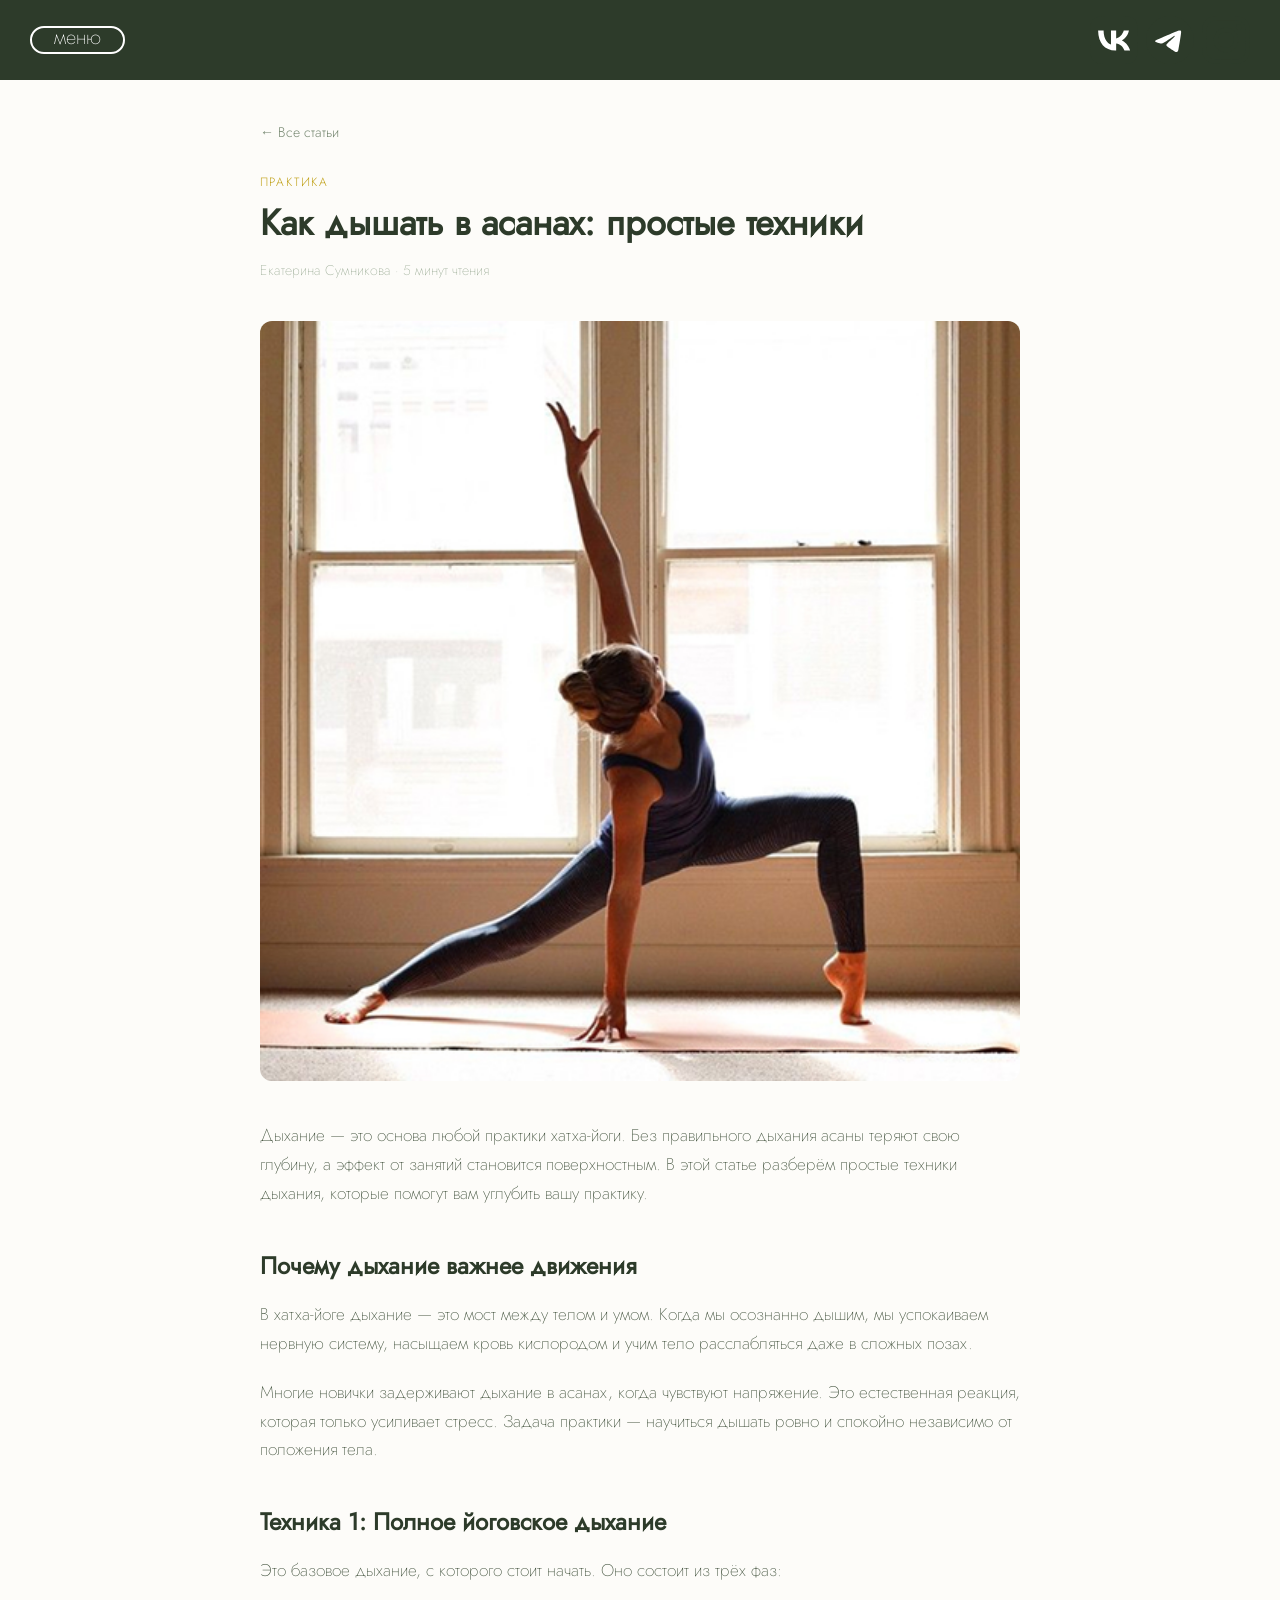
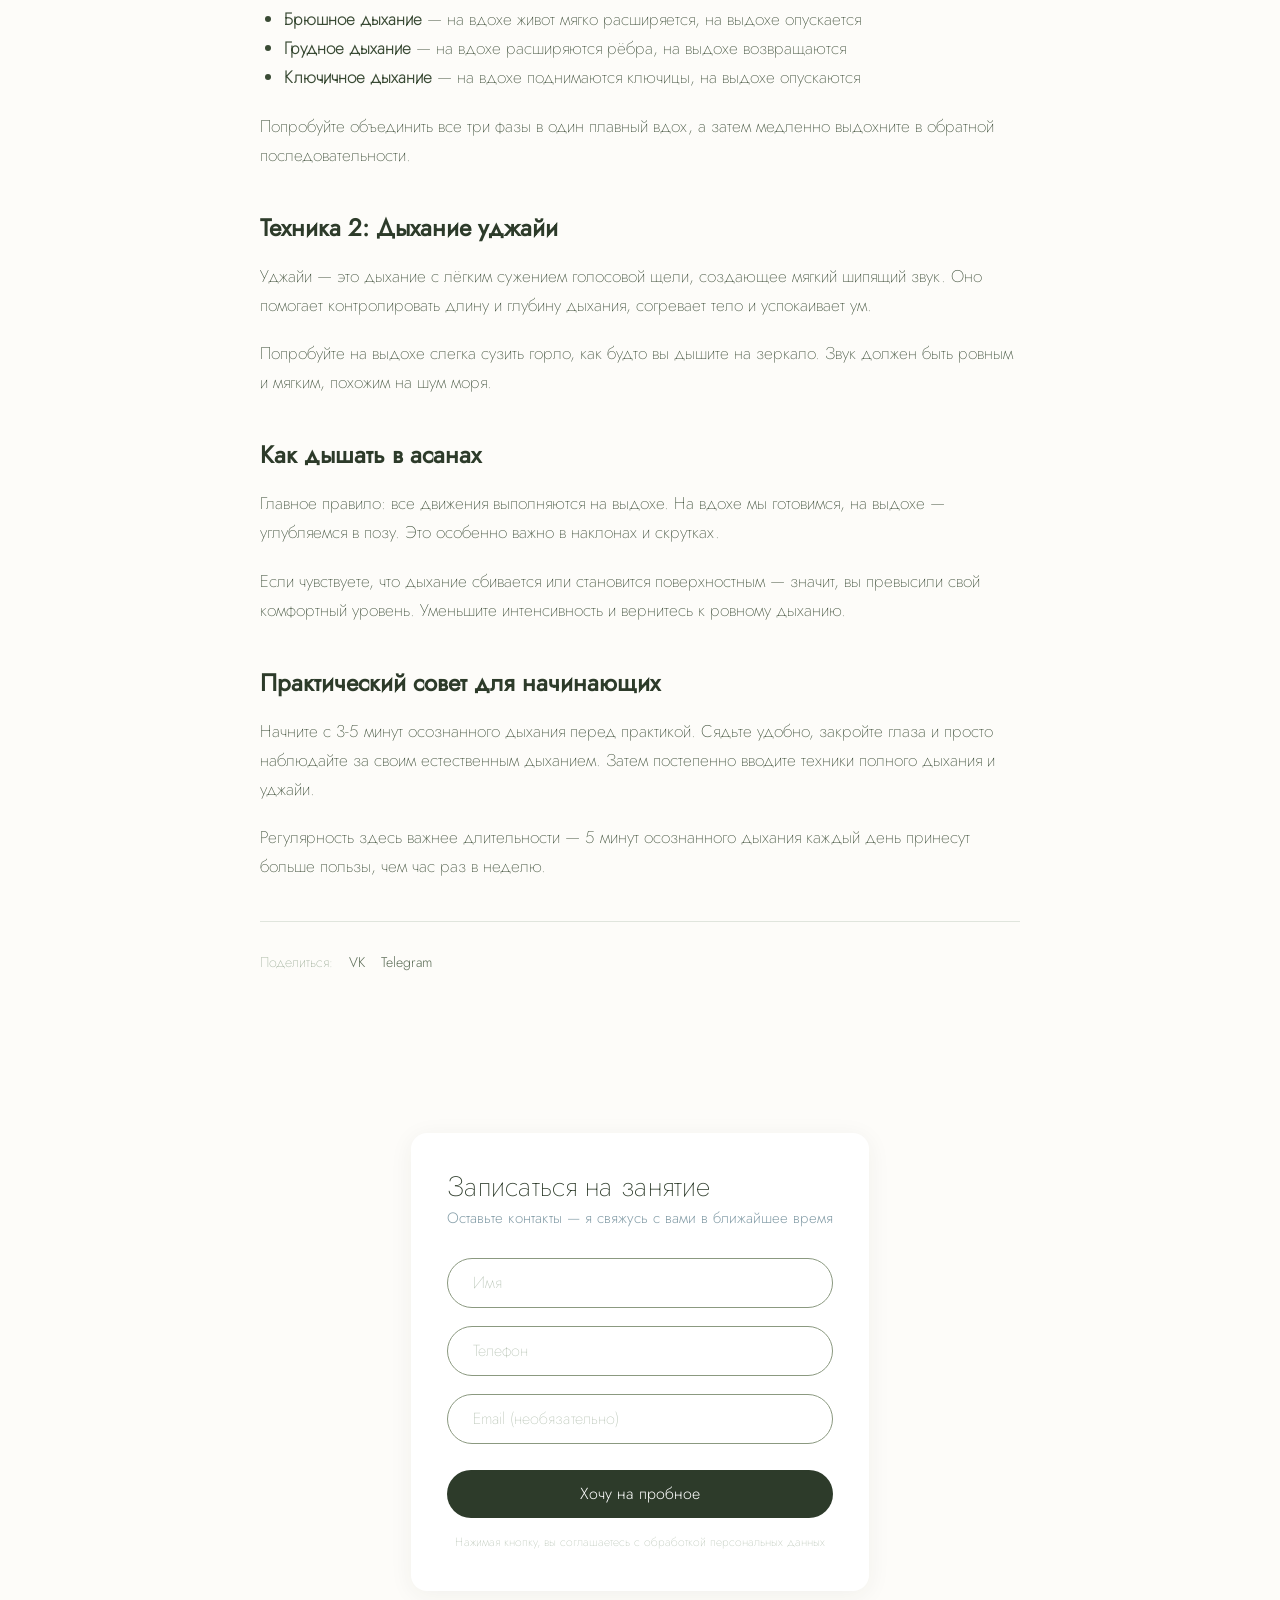
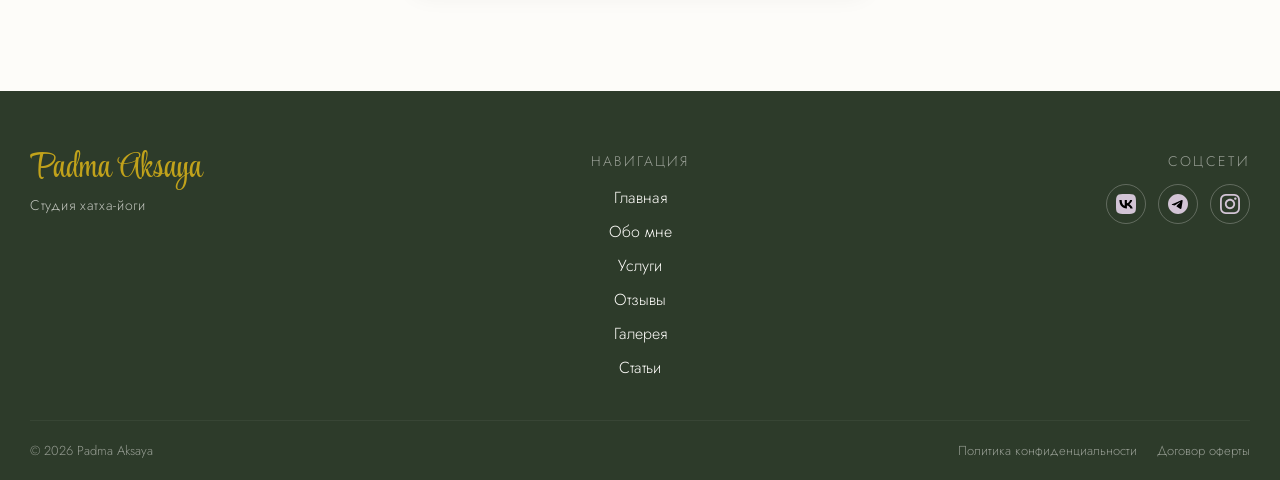
<file: blog/single.html>
<!DOCTYPE html>
<html lang="ru">
<head>
  <meta charset="UTF-8">
  <meta name="viewport" content="width=device-width, initial-scale=1.0">
  <meta name="description" content="Полезные статьи и техники хатха-йоги для начинающих и практикующих. Уроки дыхания, рекомендации по асанам и советы для осознанной практики.">
  <link rel="icon" type="image/x-icon" href="../assets/icons/fav/favicon.ico">
  <title>Статьи и техники хатха-йоги | Блог — Padma Aksaya</title>
  <meta property="og:title" content="Как дышать в асанах: простые техники | Блог — Padma Aksaya">
  <meta property="og:description" content="Полезные статьи и техники хатха-йоги для начинающих и практикующих. Уроки дыхания, рекомендации по асанам и советы для осознанной практики.">
  <meta property="og:url" content="https://padma-aksaya.com/blog/single.html">
  <meta property="og:type" content="article">
  <meta property="og:image" content="https://padma-aksaya.com/assets/images/hero/main_image_main-hero.jpg">
  <meta property="og:locale" content="ru_RU">
  <meta property="og:site_name" content="Padma Aksaya — Студия хатха-йоги">
  <meta name="twitter:card" content="summary_large_image">
  <meta name="twitter:title" content="Как дышать в асанах: простые техники | Блог — Padma Aksaya">
  <meta name="twitter:description" content="Полезные статьи и техники хатха-йоги для начинающих и практикующих. Уроки дыхания, рекомендации по асанам и советы для осознанной практики.">
  <meta name="twitter:image" content="https://padma-aksaya.com/assets/images/hero/main_image_main-hero.jpg">
  <link rel="canonical" href="https://padma-aksaya.com/blog/single.html">
  <link rel="stylesheet" href="../css/reset.css">
  <link rel="stylesheet" href="../css/style.css">
  <link rel="stylesheet" href="../css/footer.css">
  <link rel="stylesheet" href="../css/form-faq-block.css">
  <style>
    .header-hero { background: #2D3B2A; position: fixed; z-index: 100; }
    .header-hero .vk { filter: brightness(1) invert(0); }
    .header-hero .vk:nth-child(3) { filter: brightness(0) invert(1); }
    .blog-single { max-width: 800px; margin: 0 auto; padding: 120px 20px 60px; }
    .blog-single__tag { font-family: Jost Light, sans-serif; font-size: 12px; color: #C1A21B; text-transform: uppercase; letter-spacing: 0.1em; }
    .blog-single__title { font-family: Jost Medium, sans-serif; font-size: 36px; color: #2D3B2A; line-height: 1.2; margin: 10px 0 16px; }
    .blog-single__meta { font-family: Jost ExtraLight, sans-serif; font-size: 14px; color: #9AAB95; margin-bottom: 40px; }
    .blog-single__image { width: 100%; border-radius: 12px; margin-bottom: 40px; }
    .blog-single__content p { font-family: Jost ExtraLight, sans-serif; font-size: 17px; line-height: 1.7; color: #3A4B35; margin-bottom: 20px; }
    .blog-single__content h2 { font-family: Jost Medium, sans-serif; font-size: 24px; color: #2D3B2A; margin: 40px 0 16px; }
    .blog-single__content h3 { font-family: Jost Medium, sans-serif; font-size: 20px; color: #2D3B2A; margin: 32px 0 12px; }
    .blog-single__content ul { font-family: Jost ExtraLight, sans-serif; font-size: 17px; line-height: 1.7; color: #3A4B35; margin-bottom: 20px; padding-left: 24px; list-style-type: disc; }
    .blog-single__back { font-family: Jost Light, sans-serif; font-size: 14px; color: #7A8B75; text-decoration: none; display: inline-block; margin-bottom: 30px; }
    .blog-single__back:hover { color: #2D3B2A; }
    .blog-single__share { margin-top: 40px; padding-top: 30px; border-top: 1px solid #E0E5DD; display: flex; gap: 16px; align-items: center; }
    .blog-single__share-label { font-family: Jost ExtraLight, sans-serif; font-size: 14px; color: #9AAB95; }
    .blog-single__share-link { font-family: Jost Light, sans-serif; font-size: 14px; color: #5A6B55; text-decoration: none; }
    .blog-single__share-link:hover { color: #2D3B2A; }
  </style>
  <script type="application/ld+json">
  {
    "@context": "https://schema.org",
    "@graph": [
      {
        "@type": "BreadcrumbList",
        "itemListElement": [
          { "@type": "ListItem", "position": 1, "name": "Главная", "item": "https://padma-aksaya.com" },
          { "@type": "ListItem", "position": 2, "name": "Блог", "item": "https://padma-aksaya.com/pages/blog.html" },
          { "@type": "ListItem", "position": 3, "name": "Как дышать в асанах: простые техники", "item": "https://padma-aksaya.com/blog/single.html" }
        ]
      },
      {
        "@type": "Article",
        "headline": "Как дышать в асанах: простые техники",
        "description": "Полезные статьи и техники хатха-йоги для начинающих и практикующих. Уроки дыхания, рекомендации по асанам и советы для осознанной практики.",
        "author": {
          "@type": "Person",
          "name": "Екатерина Сумникова"
        },
        "publisher": {
          "@type": "Organization",
          "name": "Padma Aksaya — Студия хатха-йоги"
        },
        "image": "https://padma-aksaya.com/assets/images/hero/main_image_main-hero.jpg",
        "datePublished": "2026-01-15",
        "inLanguage": "ru-RU",
        "mainEntityOfPage": {
          "@type": "WebPage",
          "@id": "https://padma-aksaya.com/blog/single.html"
        }
      }
    ]
  }
  </script>
</head>
<body>
  <header class="header-hero font-heading">
    <div class="header__content container">
      <button class="menu__button white__button">
        <span class="menu__button-text">меню</span>
        <span class="hamburger-icon hidden">
          <span></span>
          <span></span>
          <span></span>
        </span>
      </button>
      <div class="nav-overlay"></div>
      <nav class="nav-menu">
        <div class="nav-menu__inner">
          <ul class="nav-menu__list">
            <li class="nav-menu__item hidden">
              <a href="../index.html" class="nav-menu__link">Главная</a>
            </li>
            <li class="nav-menu__item hidden">
              <a href="../pages/about.html" class="nav-menu__link">Обо мне</a>
            </li>
            <li class="nav-menu__item hidden">
              <a href="../pages/services.html" class="nav-menu__link">Услуги</a>
            </li>
            <li class="nav-menu__item hidden">
              <a href="../pages/reviews.html" class="nav-menu__link">Отзывы</a>
            </li>
            <li class="nav-menu__item hidden">
              <a href="../pages/gallery.html" class="nav-menu__link">Галерея</a>
            </li>
            <li class="nav-menu__item hidden">
              <a href="../pages/blog.html" class="nav-menu__link">Статьи</a>
            </li>
            <li class="nav-menu__item nav-menu__close hidden white__button">
              <span class="nav-menu__close-text">закрыть</span>
              <span class="nav-menu__close-icon"></span>
            </li>
          </ul>
        </div>
      </nav>
      <div class="header__social">
        <a href="#" target="_blank"><img src="../assets/icons/vk.svg" alt="VK" class="vk"></a>
        <a href="https://t.me/Istochnik_bitiya" target="_blank"><img src="../assets/icons/tg.svg" alt="Telegram" class="vk"></a>
        <a href="https://www.instagram.com/katarinkasum" target="_blank"><img src="../assets/icons/insta.svg" alt="Instagram" class="vk"></a>
      </div>
    </div>
  </header>

  <main class="main">
    <article class="blog-single">
      <a href="../pages/blog.html" class="blog-single__back">&larr; Все статьи</a>
      <div class="blog-single__tag">Практика</div>
      <h1 class="blog-single__title">Как дышать в асанах: простые техники</h1>
      <p class="blog-single__meta">Екатерина Сумникова · 5 минут чтения</p>
      <img src="../assets/images/blog-page/gallery_1_blog-single.jpg" alt="Техники дыхания в асанах хатха-йоги" class="blog-single__image"
  loading="lazy">

      <div class="blog-single__content">
        <p>Дыхание — это основа любой практики хатха-йоги. Без правильного дыхания асаны теряют свою глубину, а эффект от занятий становится поверхностным. В этой статье разберём простые техники дыхания, которые помогут вам углубить вашу практику.</p>

        <h2>Почему дыхание важнее движения</h2>
        <p>В хатха-йоге дыхание — это мост между телом и умом. Когда мы осознанно дышим, мы успокаиваем нервную систему, насыщаем кровь кислородом и учим тело расслабляться даже в сложных позах.</p>
        <p>Многие новички задерживают дыхание в асанах, когда чувствуют напряжение. Это естественная реакция, которая только усиливает стресс. Задача практики — научиться дышать ровно и спокойно независимо от положения тела.</p>

        <h2>Техника 1: Полное йоговское дыхание</h2>
        <p>Это базовое дыхание, с которого стоит начать. Оно состоит из трёх фаз:</p>
        <ul>
          <li><strong>Брюшное дыхание</strong> — на вдохе живот мягко расширяется, на выдохе опускается</li>
          <li><strong>Грудное дыхание</strong> — на вдохе расширяются рёбра, на выдохе возвращаются</li>
          <li><strong>Ключичное дыхание</strong> — на вдохе поднимаются ключицы, на выдохе опускаются</li>
        </ul>
        <p>Попробуйте объединить все три фазы в один плавный вдох, а затем медленно выдохните в обратной последовательности.</p>

        <h2>Техника 2: Дыхание уджайи</h2>
        <p>Уджайи — это дыхание с лёгким сужением голосовой щели, создающее мягкий шипящий звук. Оно помогает контролировать длину и глубину дыхания, согревает тело и успокаивает ум.</p>
        <p>Попробуйте на выдохе слегка сузить горло, как будто вы дышите на зеркало. Звук должен быть ровным и мягким, похожим на шум моря.</p>

        <h2>Как дышать в асанах</h2>
        <p>Главное правило: все движения выполняются на выдохе. На вдохе мы готовимся, на выдохе — углубляемся в позу. Это особенно важно в наклонах и скрутках.</p>
        <p>Если чувствуете, что дыхание сбивается или становится поверхностным — значит, вы превысили свой комфортный уровень. Уменьшите интенсивность и вернитесь к ровному дыханию.</p>

        <h2>Практический совет для начинающих</h2>
        <p>Начните с 3-5 минут осознанного дыхания перед практикой. Сядьте удобно, закройте глаза и просто наблюдайте за своим естественным дыханием. Затем постепенно вводите техники полного дыхания и уджайи.</p>
        <p>Регулярность здесь важнее длительности — 5 минут осознанного дыхания каждый день принесут больше пользы, чем час раз в неделю.</p>
      </div>

      <div class="blog-single__share">
        <span class="blog-single__share-label">Поделиться:</span>
        <a href="#" class="blog-single__share-link">VK</a>
        <a href="#" class="blog-single__share-link">Telegram</a>
      </div>
    </article>

    <section class="section-form-faq">
      <div class="form-faq__grid">
        <div class="form-block" style="grid-column: 1 / -1; max-width: 600px; margin: 0 auto;">
          <h2 class="form__title font-heading">Записаться на занятие</h2>
          <p class="form__subtitle">Оставьте контакты — я свяжусь с вами в ближайшее время</p>
          <form action="" novalidate>
            <div class="form-group">
              <input class="form-input input-pill" type="text" placeholder="Имя" required>
            </div>
            <div class="form-group">
              <input class="form-input input-pill" type="tel" placeholder="Телефон" required>
            </div>
            <div class="form-group">
              <input class="form-input input-pill" type="email" placeholder="Email (необязательно)">
            </div>
            <button class="form-submit btn-primary" type="submit">Хочу на пробное</button>
          </form>
          <p class="form-note font-heading">Нажимая кнопку, вы соглашаетесь с обработкой персональных данных</p>
        </div>
      </div>
    </section>
  </main>

  <footer class="footer">
    <div class="footer__inner container">
      <div class="footer__grid">
        <div class="footer__brand">
          <span class="footer__logo">Padma Aksaya</span>
          <span class="footer__tagline">Студия хатха-йоги</span>
        </div>
        <nav class="footer__nav">
          <span class="footer__nav-title">Навигация</span>
          <a href="../index.html" class="footer__nav-link">Главная</a>
          <a href="../pages/about.html" class="footer__nav-link">Обо мне</a>
          <a href="../pages/services.html" class="footer__nav-link">Услуги</a>
          <a href="../pages/reviews.html" class="footer__nav-link">Отзывы</a>
          <a href="../pages/gallery.html" class="footer__nav-link">Галерея</a>
          <a href="../pages/blog.html" class="footer__nav-link">Статьи</a>
        </nav>
        <div class="footer__social">
          <span class="footer__social-title">Соцсети</span>
          <div class="footer__social-icons">
            <a href="#" class="footer__social-link"><img src="../assets/icons/vk.svg" alt="VK"></a>
            <a href="https://t.me/Istochnik_bitiya" class="footer__social-link"><img src="../assets/icons/tg.svg" alt="Telegram"></a>
            <a href="https://www.instagram.com/katarinkasum" class="footer__social-link"><img src="../assets/icons/insta.svg" alt="Instagram"></a>
          </div>
        </div>
      </div>
      <div class="footer__bottom">
        <span>&copy; 2026 Padma Aksaya</span>
        <div class="footer__bottom-links">
          <a href="#" class="footer__bottom-link">Политика конфиденциальности</a>
          <a href="#" class="footer__bottom-link">Договор оферты</a>
        </div>
      </div>
    </div>
  </footer>

  <script src="../js/main.js"></script>
</body>
</html>
</file>
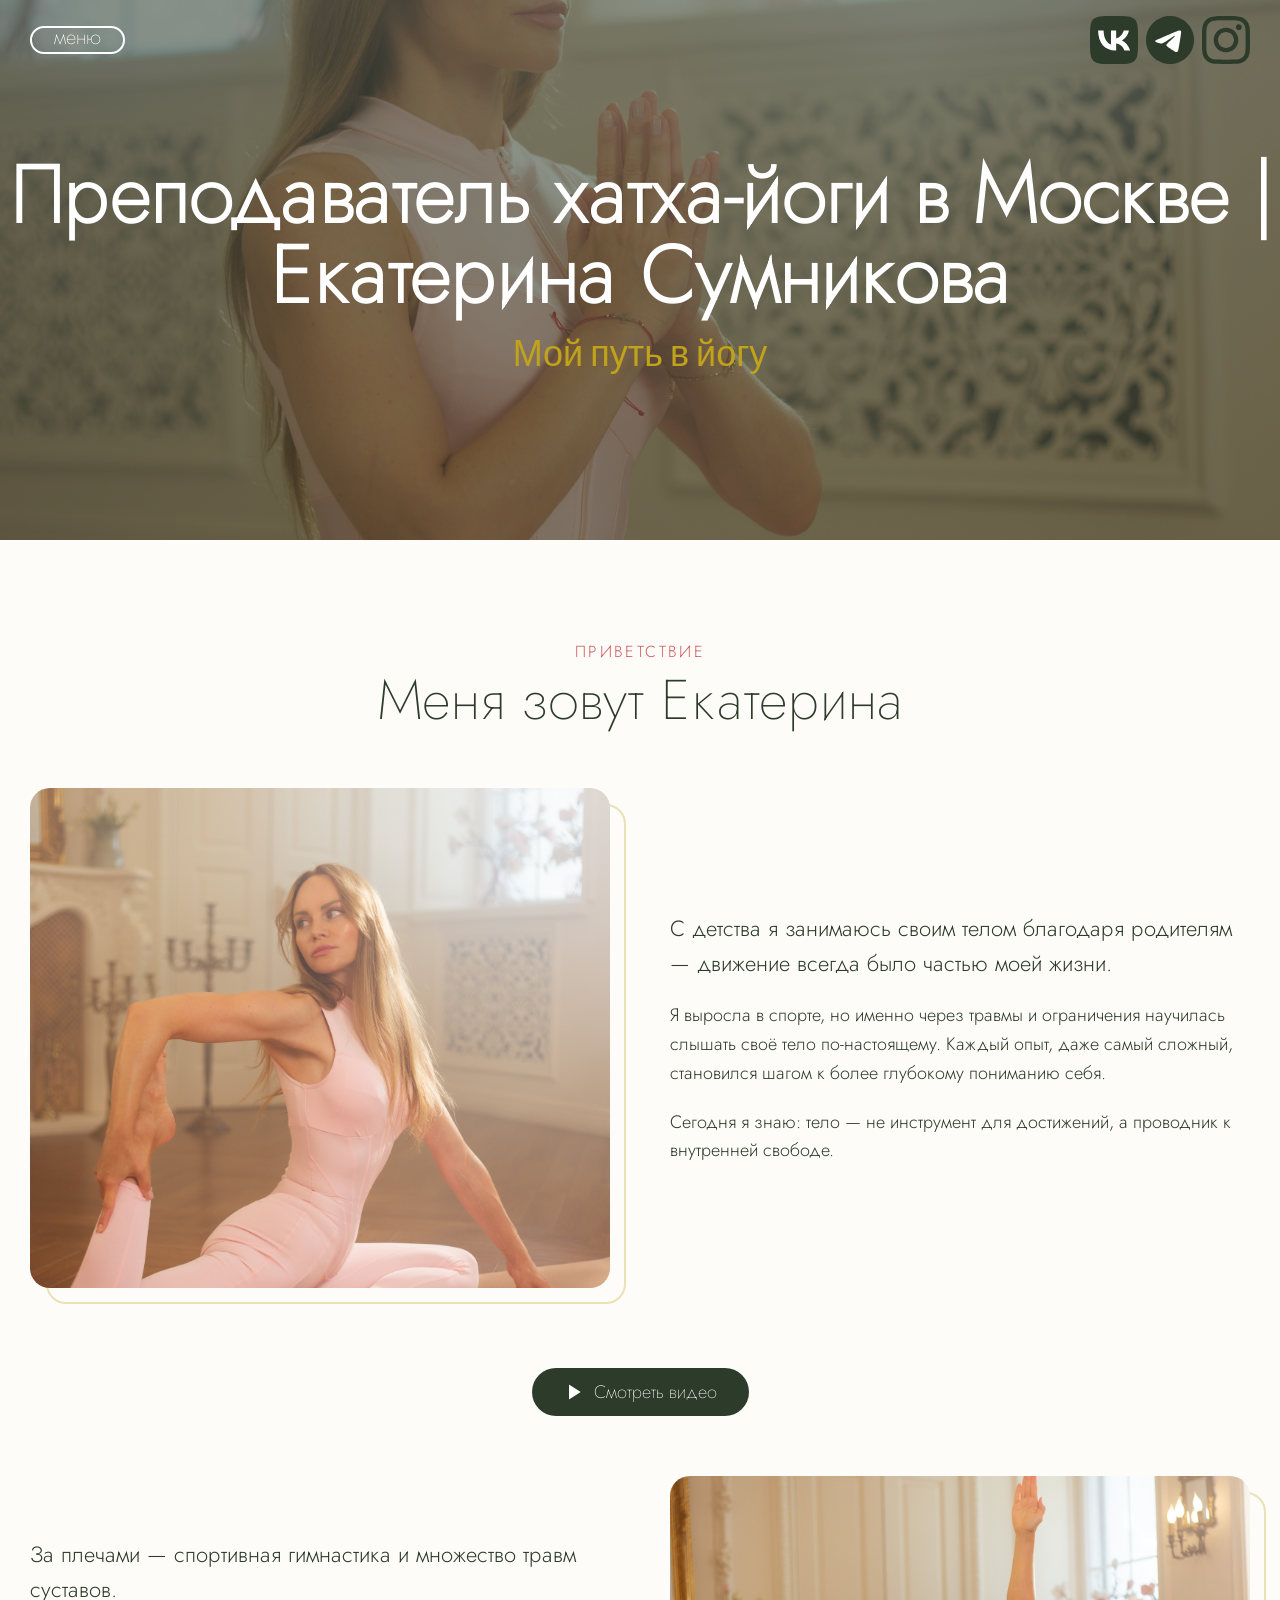
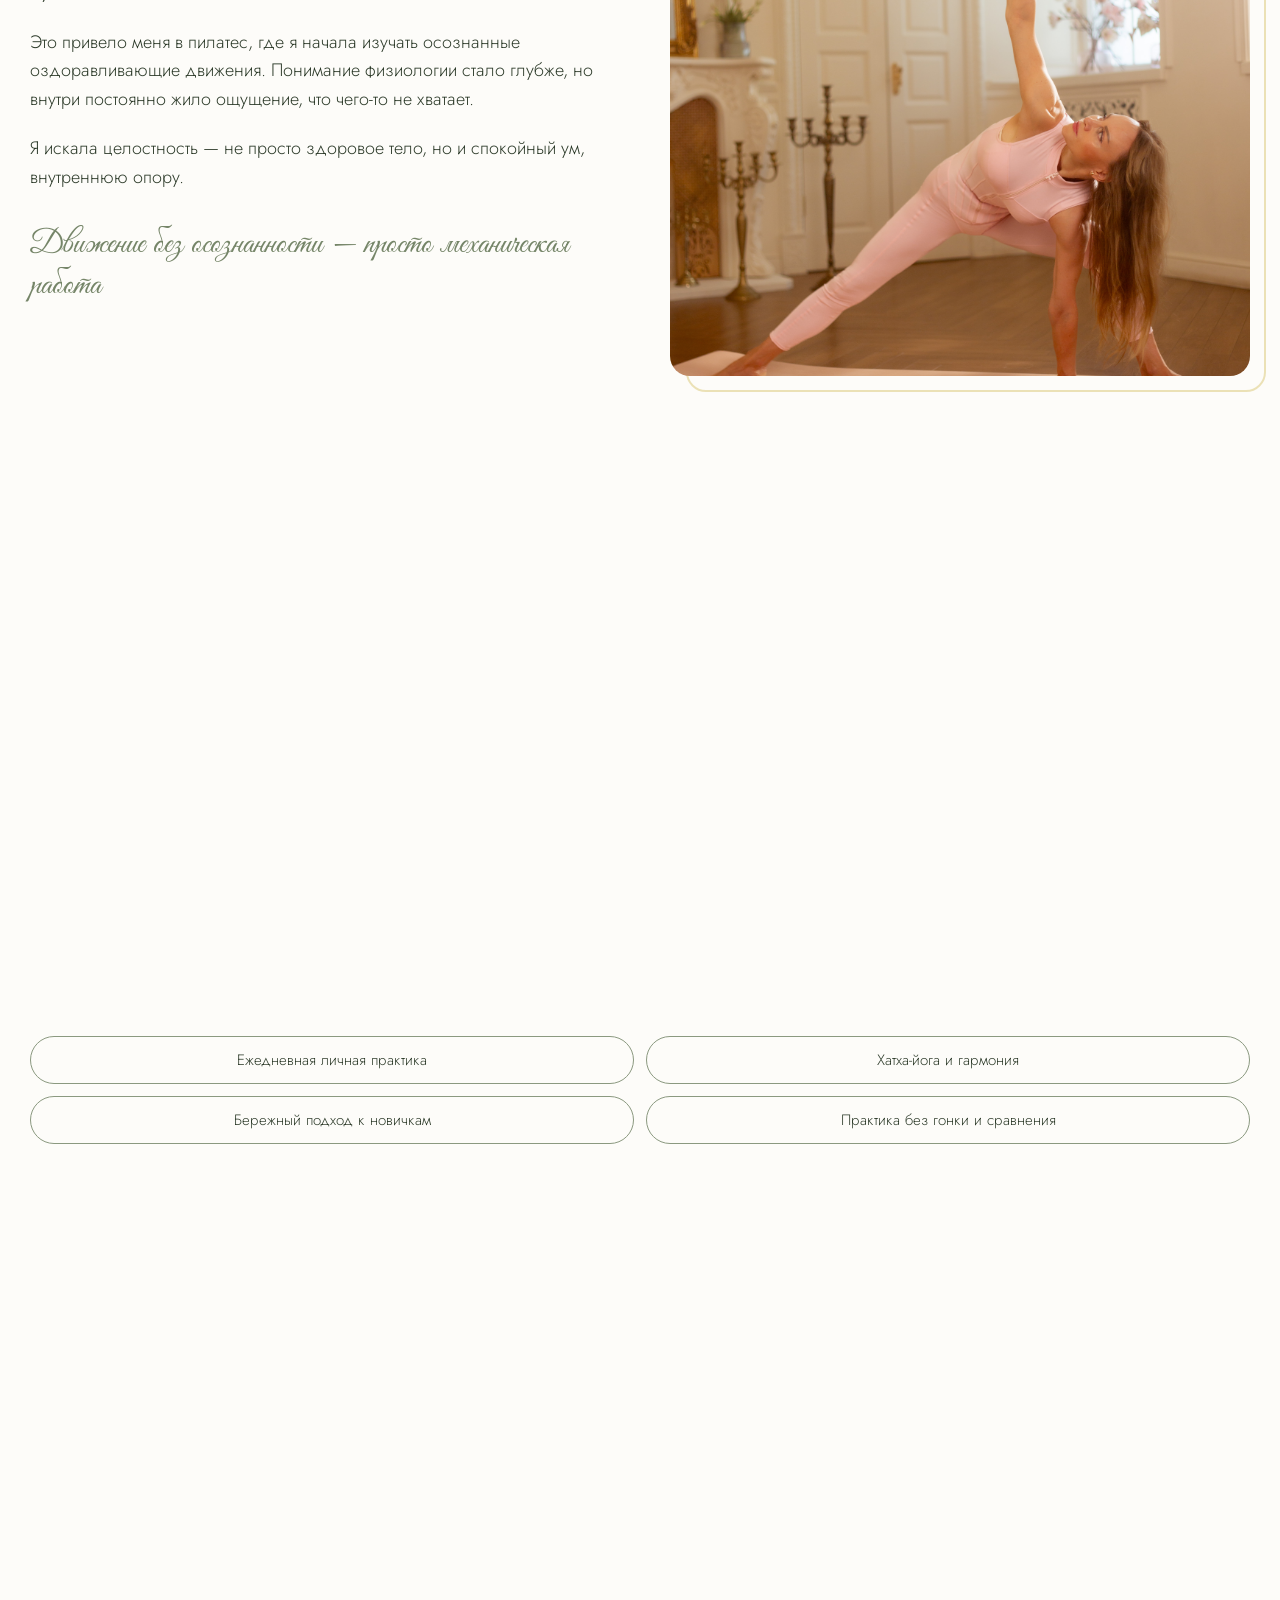
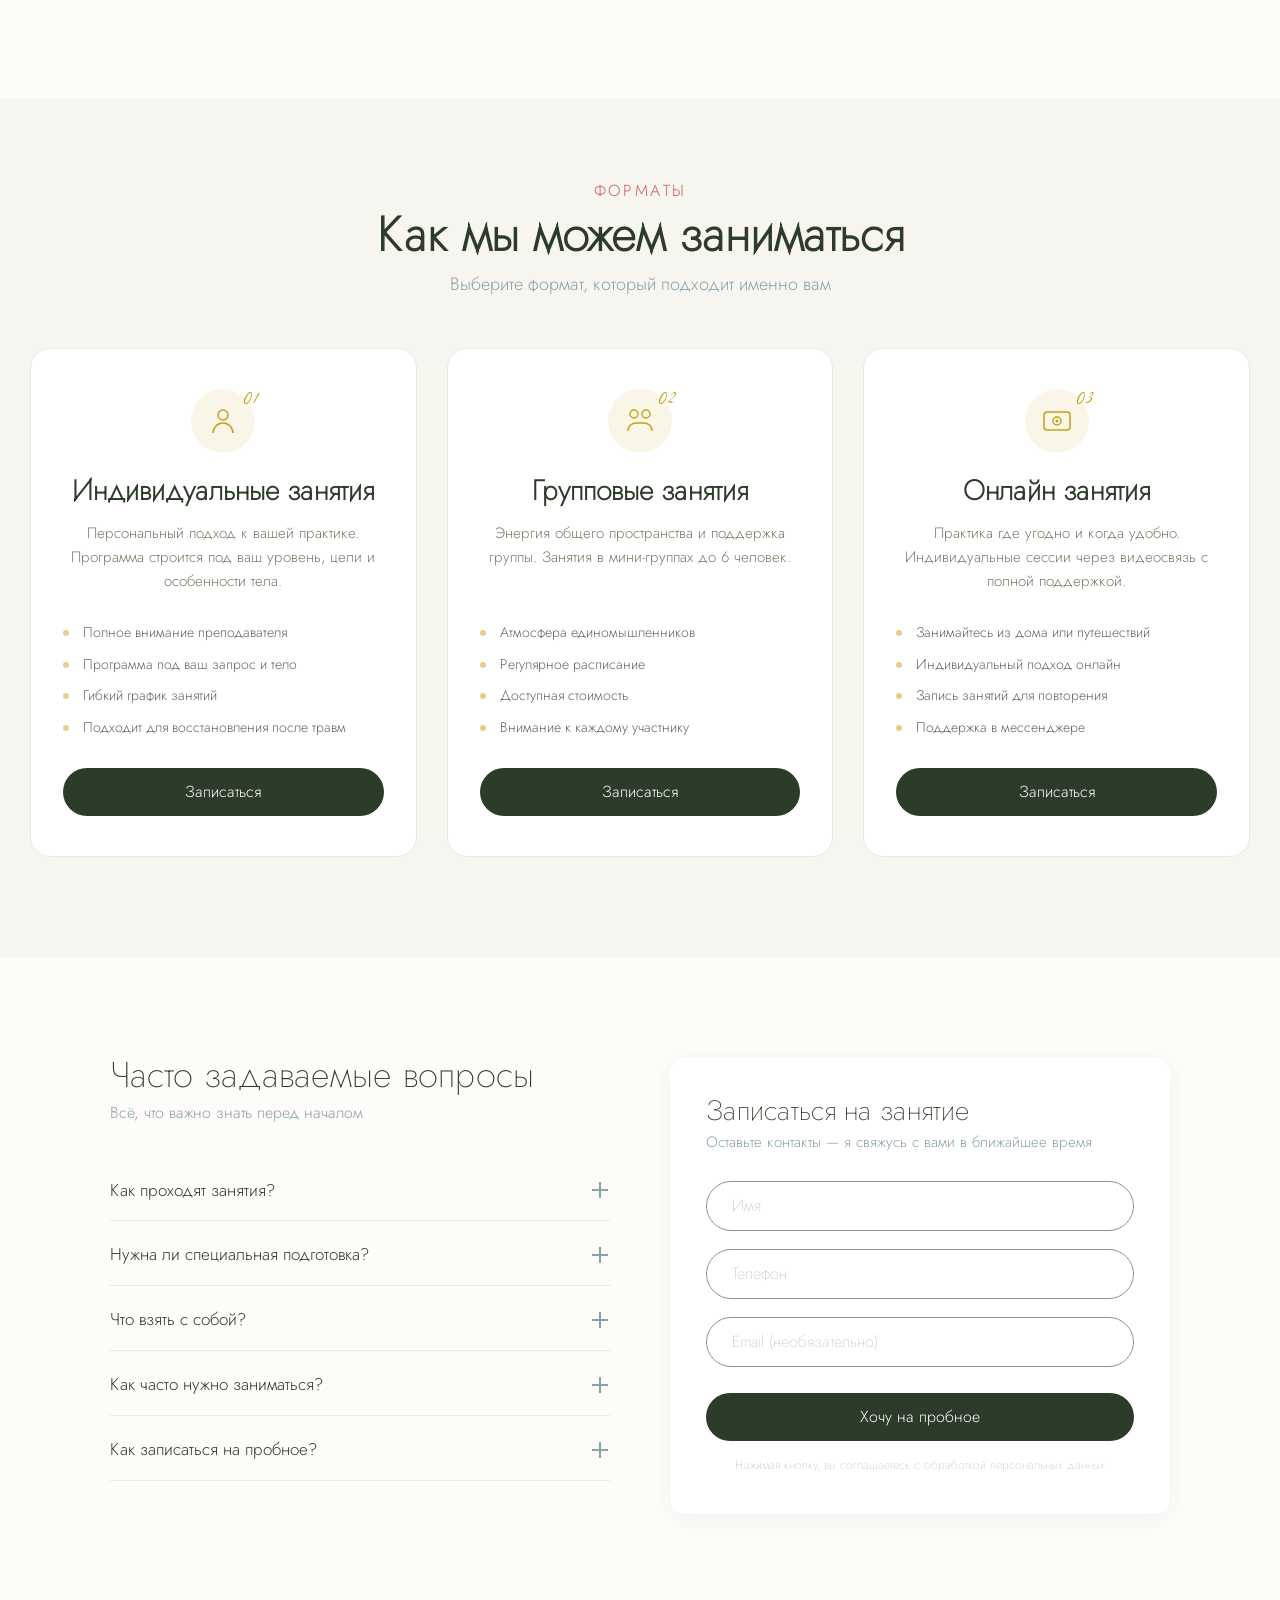
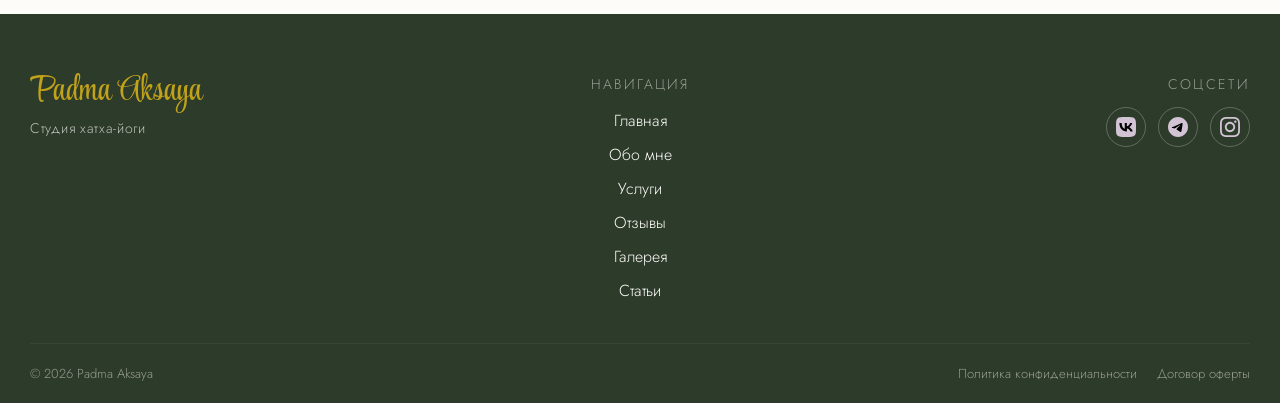
<file: pages/about.html>
<!DOCTYPE html>
<html lang="ru">
<head>
  <meta charset="UTF-8">
  <meta name="viewport" content="width=device-width, initial-scale=1.0">
  <meta name="description" content="Екатерина Сумникова — преподаватель хатха-йоги в Москве. Авторский бережный подход без гонки и сравнения. Индивидуальные, групповые и онлайн занятия для любого уровня.">
  <link rel="icon" type="image/x-icon" href="../assets/icons/fav/favicon.ico">
  <title>Екатерина Сумникова | Преподаватель хатха-йоги в Москве — Padma Aksaya</title>
  <meta property="og:title" content="Екатерина Сумникова | Преподаватель хатха-йоги в Москве — Padma Aksaya">
  <meta property="og:description" content="Екатерина Сумникова — преподаватель хатха-йоги в Москве. Авторский бережный подход без гонки и сравнения. Индивидуальные, групповые и онлайн занятия для любого уровня.">
  <meta property="og:url" content="https://padma-aksaya.com/pages/about.html">
  <meta property="og:type" content="website">
  <meta property="og:image" content="https://padma-aksaya.com/assets/images/hero/main_image_main-hero.jpg">
  <meta property="og:locale" content="ru_RU">
  <meta property="og:site_name" content="Padma Aksaya — Студия хатха-йоги">
  <meta name="twitter:card" content="summary_large_image">
  <meta name="twitter:title" content="Екатерина Сумникова | Преподаватель хатха-йоги в Москве — Padma Aksaya">
  <meta name="twitter:description" content="Екатерина Сумникова — преподаватель хатха-йоги в Москве. Авторский бережный подход без гонки и сравнения. Индивидуальные, групповые и онлайн занятия для любого уровня.">
  <meta name="twitter:image" content="https://padma-aksaya.com/assets/images/hero/main_image_main-hero.jpg">
  <link rel="canonical" href="https://padma-aksaya.com/pages/about.html">
  <link rel="stylesheet" href="../css/reset.css">
  <link rel="stylesheet" href="../css/style.css">
  <link rel="stylesheet" href="../css/form-faq-block.css">
  <link rel="stylesheet" href="../css/modal.css">
  <link rel="stylesheet" href="../css/footer.css">
  <link rel="stylesheet" href="../css/about-page.css">
<script type="application/ld+json">
{
  "@context": "https://schema.org",
  "@type": "BreadcrumbList",
  "itemListElement": [
    { "@type": "ListItem", "position": 1, "name": "Главная", "item": "https://padma-aksaya.com" },
    { "@type": "ListItem", "position": 2, "name": "Обо мне", "item": "https://padma-aksaya.com/pages/about.html" }
  ]
}
</script>
</head>
<body>

<!-- ===== HEADER ===== -->
<header class="header-hero font-heading">
  <div class="header__content container">
    <button class="menu__button white__button">
      <span class="menu__button-text">меню</span>
      <span class="hamburger-icon hidden">
        <span></span>
        <span></span>
        <span></span>
      </span>
    </button>
    <div class="nav-overlay"></div>
    <nav class="nav-menu">
      <div class="nav-menu__inner">
        <ul class="nav-menu__list">
          <li class="nav-menu__item hidden">
            <a href="../index.html" class="nav-menu__link">Главная</a>
          </li>
          <li class="nav-menu__item hidden">
            <a href="about.html" class="nav-menu__link">Обо мне</a>
          </li>
          <li class="nav-menu__item hidden">
            <a href="services.html" class="nav-menu__link">Услуги</a>
          </li>
          <li class="nav-menu__item hidden">
            <a href="reviews.html" class="nav-menu__link">Отзывы</a>
          </li>
          <li class="nav-menu__item hidden">
            <a href="gallery.html" class="nav-menu__link">Галерея</a>
          </li>
          <li class="nav-menu__item hidden">
            <a href="blog.html" class="nav-menu__link">Статьи</a>
          </li>
          <li class="nav-menu__item nav-menu__close hidden white__button">
            <span class="nav-menu__close-text">закрыть</span>
            <span class="nav-menu__close-icon"></span>
          </li>
        </ul>
      </div>
    </nav>
    <div class="header__social">
      <a href="#" target="_blank"><img src="../assets/icons/vk.svg" alt="VK" class="vk"></a>
      <a href="https://t.me/Istochnik_bitiya" target="_blank"><img src="../assets/icons/tg.svg" alt="Telegram" class="vk"></a>
      <a href="https://www.instagram.com/katarinkasum" target="_blank"><img src="../assets/icons/insta.svg" alt="Instagram" class="vk"></a>
    </div>
  </div>
</header>

<!-- ===== HERO ===== -->
<section class="about-hero">
  <img src="../assets/images/about-page/breathe_photo_about-page.jpg" alt="Екатерина Сумникова — преподаватель хатха-йоги" class="about-hero__bg">
  <div class="about-hero__content">
    <h1 class="about-hero__title">Преподаватель хатха-йоги в Москве | Екатерина Сумникова</h1>
    <p class="about-hero__subtitle">Мой путь в йогу</p>
  </div>
</section>

<main class="main">

<!-- ===== STORY ===== -->
<section class="about-story">
  <div class="container">
    <div class="about-story__header">
      <span class="about-story__label">Приветствие</span>
      <h2 class="about-story__title">Меня зовут Екатерина</h2>
    </div>

    <!-- Block 1: Introduction -->
    <div class="story-block">
      <div class="story-block__image-wrap">
        <img src="../assets/images/about-page/katya__photo_about-page.jpg" alt="Екатерина" class="story-block__image"
  loading="lazy">
        <div class="story-block__image-deco"></div>
      </div>
      <div class="story-block__text">
        <p>С детства я занимаюсь своим телом благодаря родителям — движение всегда было частью моей жизни.</p>
        <p>Я выросла в спорте, но именно через травмы и ограничения научилась слышать своё тело по-настоящему. Каждый опыт, даже самый сложный, становился шагом к более глубокому пониманию себя.</p>
        <p>Сегодня я знаю: тело — не инструмент для достижений, а проводник к внутренней свободе.</p>
      </div>
    </div>

    <div class="about-story__video-wrap">
      <button class="about-story__video-btn hero__video-but" aria-label="Видео обо мне">
        <svg width="20" height="20" viewBox="0 0 24 24" fill="none"><path d="M20 12L6 21V3L20 12Z" fill="#fff"/></svg>
        Смотреть видео
      </button>
    </div>

    <!-- Block 2: Journey -->
    <div class="story-block story-block--reverse">
      <div class="story-block__image-wrap">
        <img src="../assets/images/about-page/hatha_img_1_about-page.jpg" alt="Практика" class="story-block__image"
  loading="lazy">
        <div class="story-block__image-deco"></div>
      </div>
      <div class="story-block__text">
        <p>За плечами — спортивная гимнастика и множество травм суставов.</p>
        <p>Это привело меня в пилатес, где я начала изучать осознанные оздоравливающие движения. Понимание физиологии стало глубже, но внутри постоянно жило ощущение, что чего-то не хватает.</p>
        <p>Я искала целостность — не просто здоровое тело, но и спокойный ум, внутреннюю опору.</p>
        <span class="story-block__quote">Движение без осознанности — просто механическая работа</span>
      </div>
    </div>

    <!-- Block 3: Philosophy -->
    <div class="story-block">
      <div class="story-block__image-wrap">
        <img src="../assets/images/about-page/hatha_img_3_about-page.jpg" alt="Гармония" class="story-block__image"
  loading="lazy">
        <div class="story-block__image-deco"></div>
      </div>
      <div class="story-block__text">
        <p>Мой опыт занятий йогой также не вдохновил с первого раза.</p>
        <p>Я решила изучать эти темы самостоятельно. Через погружение в религию и философию моё мышление начало меняться. Я поняла, что йога — это бесконечный мир роста, самопознания и любви к себе и ко всему миру.</p>
        <p>Через дыхание, движение и осознанность я нашла практику, которая помогает не только укреплять тело, но и находить внутреннюю опору. Сегодня я создаю пространство, где можно заниматься без давления, сравнения и спешки.</p>
        <span class="story-block__quote">Йога начинается там, где заканчивается гонка</span>
      </div>
    </div>

    <!-- Affirmation pills -->
    <div class="about-pills">
      <div class="about-pill">Ежедневная личная практика</div>
      <div class="about-pill">Хатха-йога и гармония</div>
      <div class="about-pill">Бережный подход к новичкам</div>
      <div class="about-pill">Практика без гонки и сравнения</div>
    </div>

    <!-- Invitation -->
    <div class="about-invitation">
      <span class="about-invitation__brand">Padma Aksaya</span>
      <p class="about-invitation__text">
        Я приглашаю вас познавать этот мир вместе. Это не про спорт и не про гонку. Мои практики направлены на постепенное улучшение всех сфер жизни, на духовное просветление и внутренний покой.
      </p>
      <span class="about-invitation__tagline">Пространство любви и познания без границ</span>
      <button class="btn-primary" data-modal-trigger>Прийти на первое занятие</button>
    </div>

  </div>
</section>

<!-- ===== SERVICES ===== -->
<section class="about-services">
  <div class="container">
    <div class="about-services__header">
      <span class="about-services__label">Форматы</span>
      <h2 class="about-services__title">Как мы можем заниматься</h2>
      <p class="about-services__subtitle">Выберите формат, который подходит именно вам</p>
    </div>

    <div class="services-grid">

      <!-- Service 1: Individual -->
      <div class="service-card">
        <div class="service-card__icon">
          <svg viewBox="0 0 32 32" fill="none">
            <circle cx="16" cy="10" r="5" stroke="#C1A21B" stroke-width="1.5"/>
            <path d="M6 28c0-5.523 4.477-10 10-10s10 4.477 10 10" stroke="#C1A21B" stroke-width="1.5"/>
          </svg>
          <span class="service-card__number">01</span>
        </div>
        <h3 class="service-card__title">Индивидуальные занятия</h3>
        <p class="service-card__desc">Персональный подход к вашей практике. Программа строится под ваш уровень, цели и особенности тела.</p>
        <ul class="service-card__features">
          <li>Полное внимание преподавателя</li>
          <li>Программа под ваш запрос и тело</li>
          <li>Гибкий график занятий</li>
          <li>Подходит для восстановления после травм</li>
        </ul>
        <button class="btn-primary" data-modal-trigger>Записаться</button>
      </div>

      <!-- Service 2: Group -->
      <div class="service-card">
        <div class="service-card__icon">
          <svg viewBox="0 0 32 32" fill="none">
            <circle cx="10" cy="9" r="4" stroke="#C1A21B" stroke-width="1.5"/>
            <circle cx="22" cy="9" r="4" stroke="#C1A21B" stroke-width="1.5"/>
            <path d="M4 26c0-4.418 3.582-8 8-8h8c4.418 0 8 3.582 8 8" stroke="#C1A21B" stroke-width="1.5"/>
          </svg>
          <span class="service-card__number">02</span>
        </div>
        <h3 class="service-card__title">Групповые занятия</h3>
        <p class="service-card__desc">Энергия общего пространства и поддержка группы. Занятия в мини-группах до 6 человек.</p>
        <ul class="service-card__features">
          <li>Атмосфера единомышленников</li>
          <li>Регулярное расписание</li>
          <li>Доступная стоимость</li>
          <li>Внимание к каждому участнику</li>
        </ul>
        <button class="btn-primary" data-modal-trigger>Записаться</button>
      </div>

      <!-- Service 3: Online -->
      <div class="service-card">
        <div class="service-card__icon">
          <svg viewBox="0 0 32 32" fill="none">
            <rect x="3" y="7" width="26" height="18" rx="3" stroke="#C1A21B" stroke-width="1.5"/>
            <circle cx="16" cy="16" r="4" stroke="#C1A21B" stroke-width="1.5"/>
            <circle cx="16" cy="16" r="1.5" fill="#C1A21B"/>
          </svg>
          <span class="service-card__number">03</span>
        </div>
        <h3 class="service-card__title">Онлайн занятия</h3>
        <p class="service-card__desc">Практика где угодно и когда удобно. Индивидуальные сессии через видеосвязь с полной поддержкой.</p>
        <ul class="service-card__features">
          <li>Занимайтесь из дома или путешествий</li>
          <li>Индивидуальный подход онлайн</li>
          <li>Запись занятий для повторения</li>
          <li>Поддержка в мессенджере</li>
        </ul>
        <button class="btn-primary" data-modal-trigger>Записаться</button>
      </div>

    </div>
  </div>
</section>

<!-- ===== CTA + FAQ ===== -->
<section class="section-form-faq">
  <div class="form-faq__grid">

    <!-- FAQ -->
    <div class="faq-block">
      <h2 class="faq__title font-heading">Часто задаваемые вопросы</h2>
      <p class="faq__subtitle">Всё, что важно знать перед началом</p>
      <div class="faq-list">
        <div class="faq-item">
          <button class="faq-question">
            Как проходят занятия?
            <span class="faq-icon"></span>
          </button>
          <div class="faq-answer">
            <p>Каждое занятие начинается с настройки дыхания, затем мягкая подготовка тела, основной блок асан и завершающее расслабление. Я подбираю практику под ваше самочувствие и уровень.</p>
          </div>
        </div>
        <div class="faq-item">
          <button class="faq-question">
            Нужна ли специальная подготовка?
            <span class="faq-icon"></span>
          </button>
          <div class="faq-answer">
            <p>Нет, хатха-йога подходит для любого уровня. Первое занятие — знакомство, где мы определяем ваш уровень. Главное — желание уделить время себе.</p>
          </div>
        </div>
        <div class="faq-item">
          <button class="faq-question">
            Что взять с собой?
            <span class="faq-icon"></span>
          </button>
          <div class="faq-answer">
            <p>Удобную одежду, коврик (если есть) и воду. Если коврика нет — я предоставлю. Для онлайн-занятий достаточно небольшого пространства и хорошего интернета.</p>
          </div>
        </div>
        <div class="faq-item">
          <button class="faq-question">
            Как часто нужно заниматься?
            <span class="faq-icon"></span>
          </button>
          <div class="faq-answer">
            <p>Для устойчивого эффекта достаточно 2–3 раз в неделю. Регулярность важнее интенсивности — именно она даёт заметные изменения в теле и состоянии.</p>
          </div>
        </div>
        <div class="faq-item">
          <button class="faq-question">
            Как записаться на пробное?
            <span class="faq-icon"></span>
          </button>
          <div class="faq-answer">
            <p>Заполните форму справа — я свяжусь с вами в ближайшее время. Первое занятие — бесплатно и без обязательств. Просто познакомимся и попрактикуем.</p>
          </div>
        </div>
      </div>
    </div>

    <!-- Form -->
    <div class="form-block">
      <h3 class="form__title font-heading">Записаться на занятие</h3>
      <p class="form__subtitle">Оставьте контакты — я свяжусь с вами в ближайшее время</p>
      <form action="" novalidate>
        <div class="form-group">
          <input class="form-input input-pill" type="text" placeholder="Имя" required>
        </div>
        <div class="form-group">
          <input class="form-input input-pill" type="tel" placeholder="Телефон" required>
        </div>
        <div class="form-group">
          <input class="form-input input-pill" type="email" placeholder="Email (необязательно)">
        </div>
        <button class="form-submit btn-primary" type="submit">Хочу на пробное</button>
      </form>
      <p class="form-note font-heading">Нажимая кнопку, вы соглашаетесь с обработкой персональных данных</p>
    </div>

  </div>
</section>

</main>

<!-- ===== FOOTER ===== -->
<footer class="footer">
  <div class="footer__inner container">
    <div class="footer__grid">
      <div class="footer__brand">
        <span class="footer__logo">Padma Aksaya</span>
        <span class="footer__tagline">Студия хатха-йоги</span>
      </div>
      <nav class="footer__nav">
        <span class="footer__nav-title">Навигация</span>
        <a href="../index.html" class="footer__nav-link">Главная</a>
        <a href="about.html" class="footer__nav-link">Обо мне</a>
        <a href="services.html" class="footer__nav-link">Услуги</a>
        <a href="reviews.html" class="footer__nav-link">Отзывы</a>
        <a href="gallery.html" class="footer__nav-link">Галерея</a>
        <a href="blog.html" class="footer__nav-link">Статьи</a>
      </nav>
      <div class="footer__social">
        <span class="footer__social-title">Соцсети</span>
        <div class="footer__social-icons">
          <a href="#" class="footer__social-link"><img src="../assets/icons/vk.svg" alt="VK"></a>
          <a href="https://t.me/Istochnik_bitiya" class="footer__social-link"><img src="../assets/icons/tg.svg" alt="Telegram"></a>
          <a href="https://www.instagram.com/katarinkasum" class="footer__social-link"><img src="../assets/icons/insta.svg" alt="Instagram"></a>
        </div>
      </div>
    </div>
    <div class="footer__bottom">
      <span>&copy; 2026 Padma Aksaya</span>
      <div class="footer__bottom-links">
        <a href="#" class="footer__bottom-link">Политика конфиденциальности</a>
        <a href="#" class="footer__bottom-link">Договор оферты</a>
      </div>
    </div>
  </div>
</footer>

<!-- ===== SCRIPTS ===== -->
<script src="../js/main.js"></script>
<script src="../js/about-page.js"></script>

<!-- ===== VIDEO MODAL ===== -->
<div class="modal-overlay video-overlay" id="video-modal">
  <div class="video-modal">
    <button class="modal__close video-modal__close" aria-label="Закрыть">&times;</button>
    <video class="video-modal__player" src="../assets/video_about.webm" controls></video>
  </div>
</div>

<!-- ===== MODAL ===== -->
<div class="modal-overlay" id="form-modal">
  <div class="modal">
    <button class="modal__close" aria-label="Закрыть">&times;</button>
    <div class="form-block modal__form">
      <h3 class="form__title font-heading">Записаться на занятие</h3>
      <p class="form__subtitle">Оставьте контакты — я свяжусь с вами в ближайшее время</p>
      <form action="" novalidate>
        <div class="form-group">
          <input class="form-input input-pill" type="text" placeholder="Имя" required>
        </div>
        <div class="form-group">
          <input class="form-input input-pill" type="tel" placeholder="Телефон" required>
        </div>
        <div class="form-group">
          <input class="form-input input-pill" type="email" placeholder="Email (необязательно)">
        </div>
        <button class="form-submit btn-primary" type="submit">Отправить</button>
      </form>
      <p class="form-note font-heading">Нажимая кнопку, вы соглашаетесь с обработкой персональных данных</p>
    </div>
  </div>
</div>
</body>
</html>
</file>
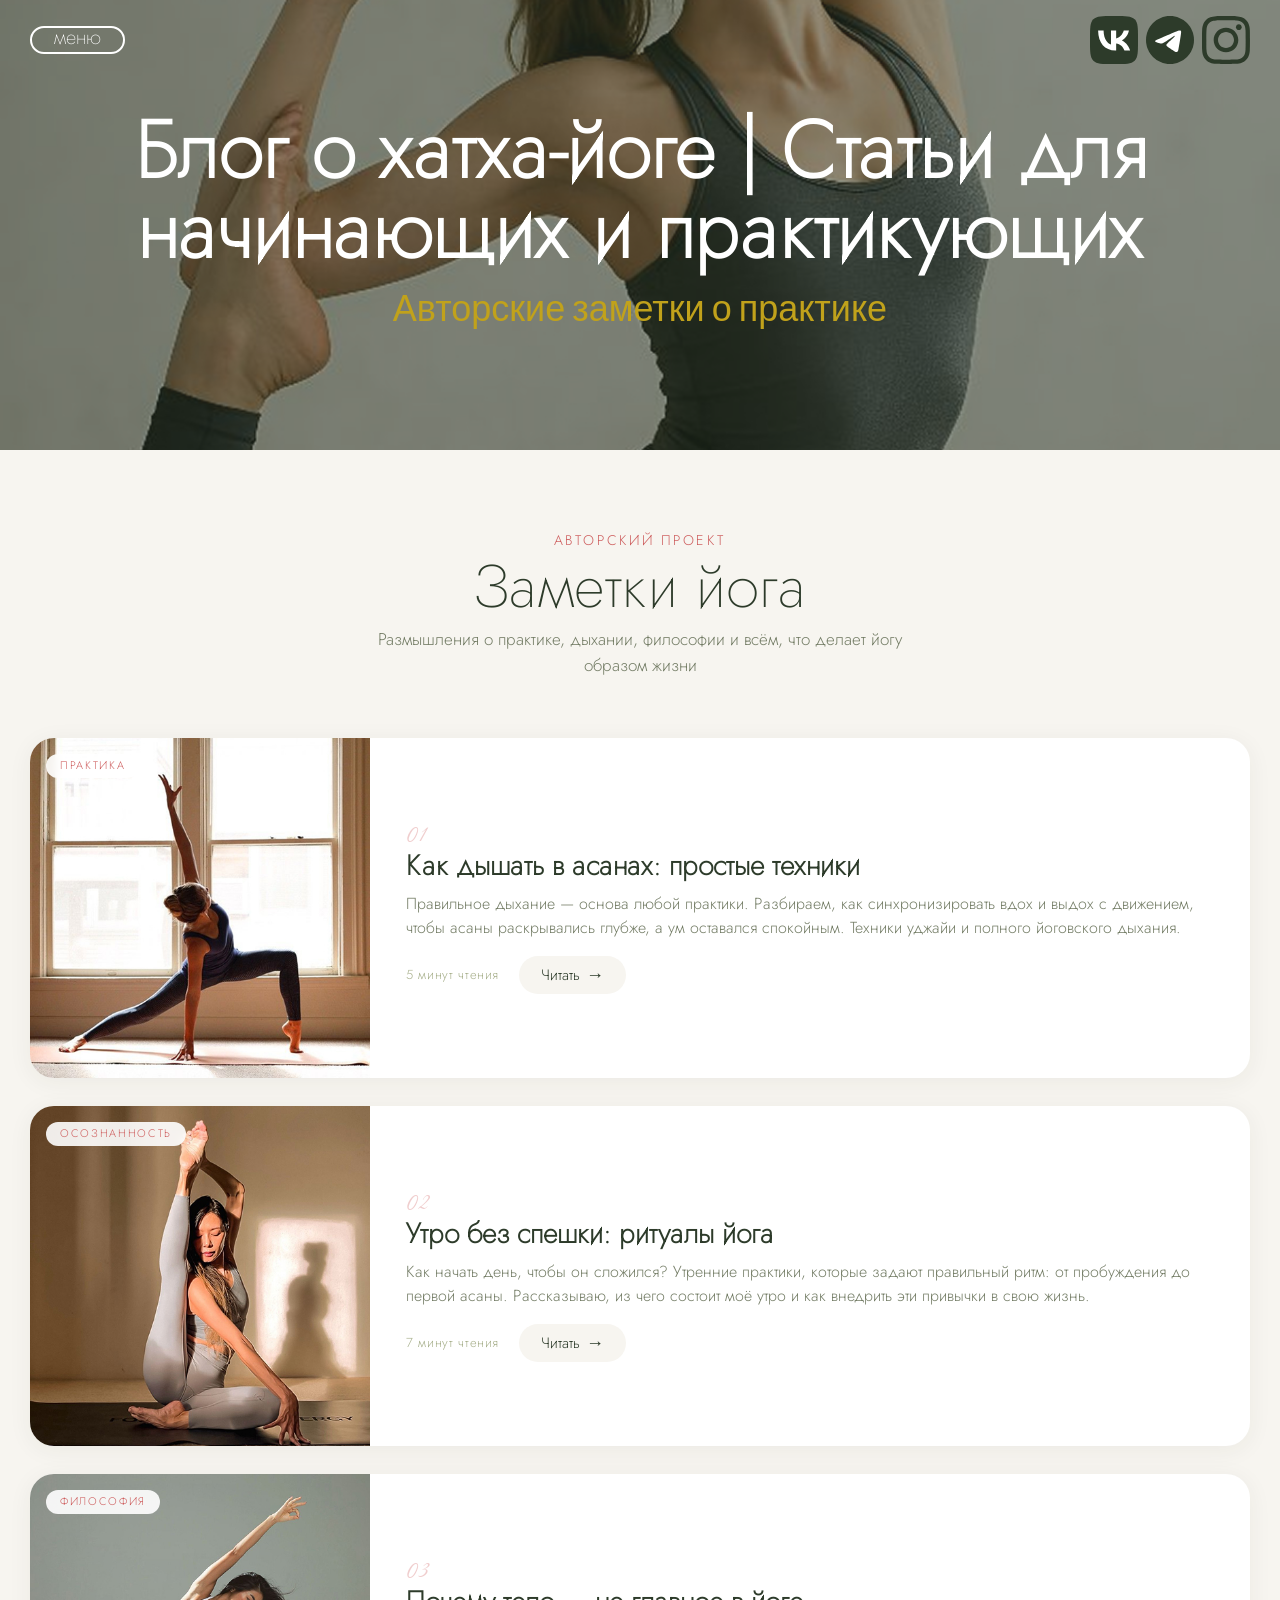
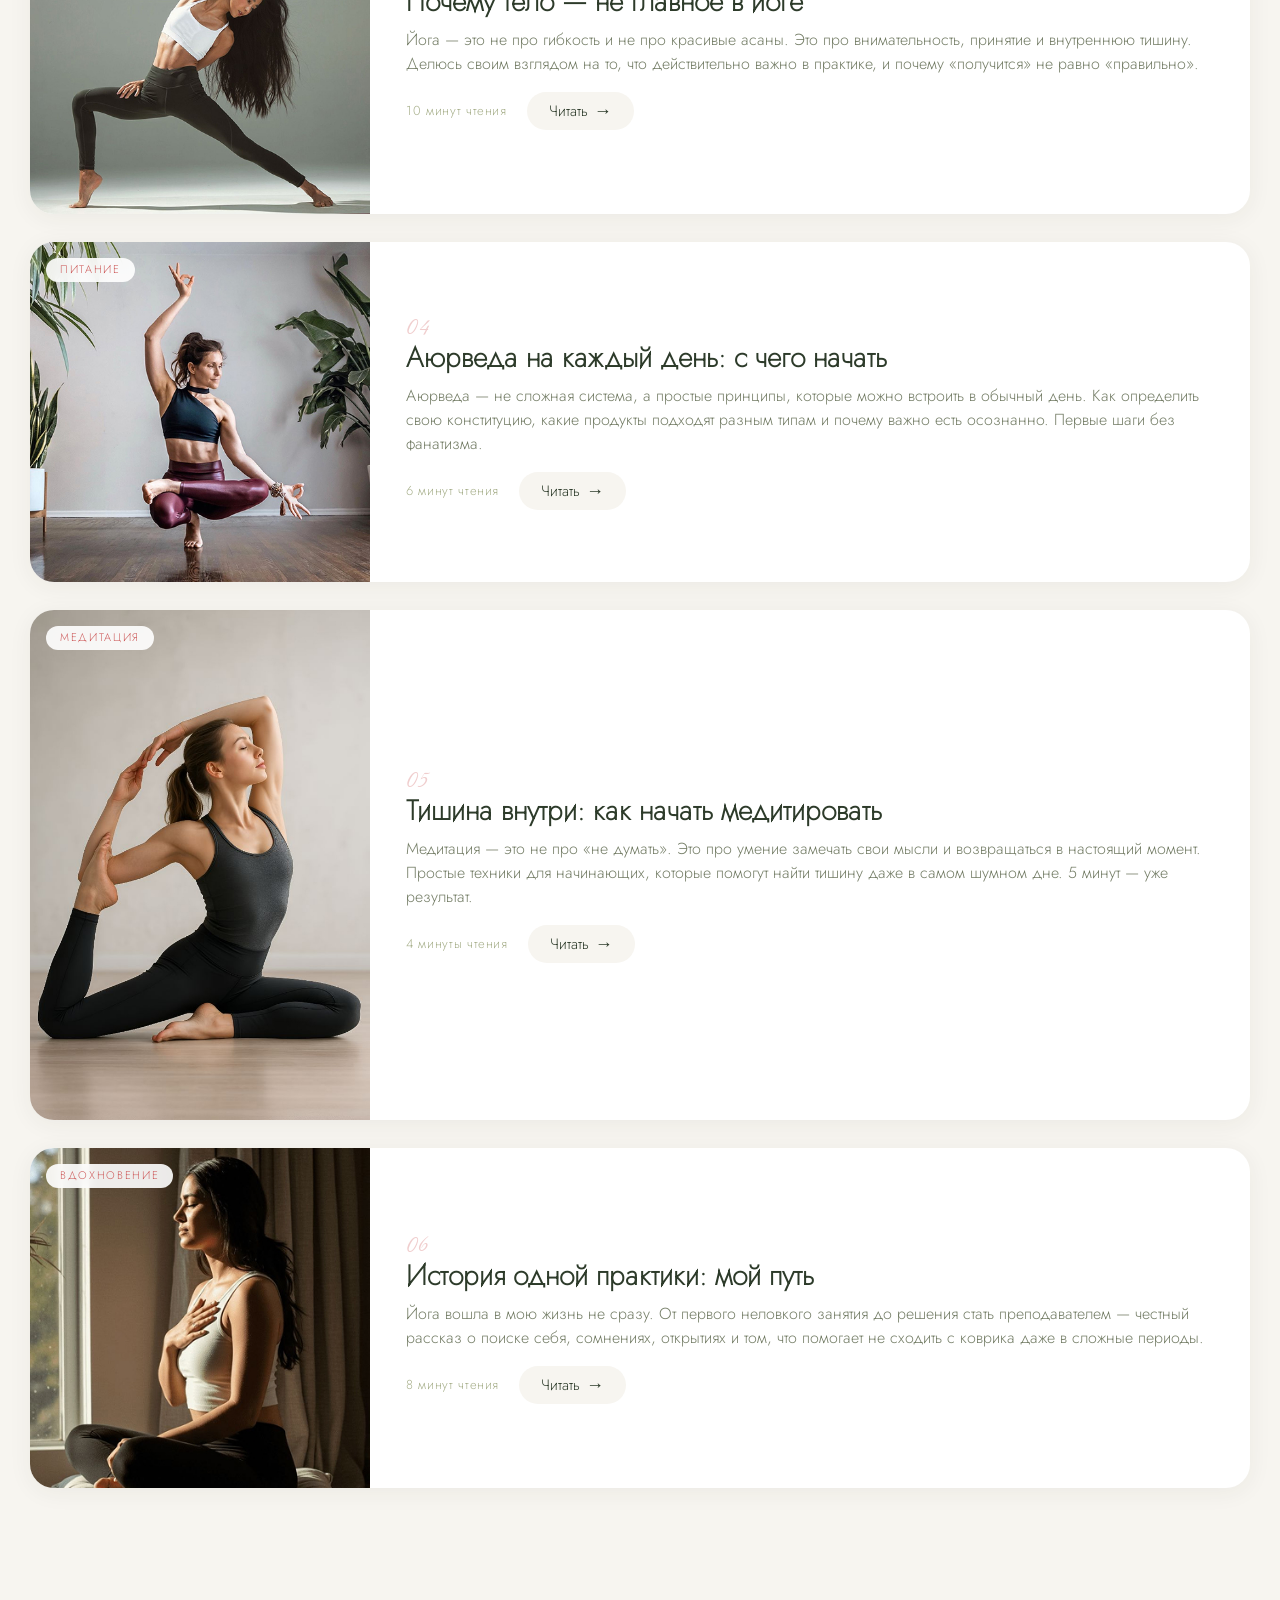
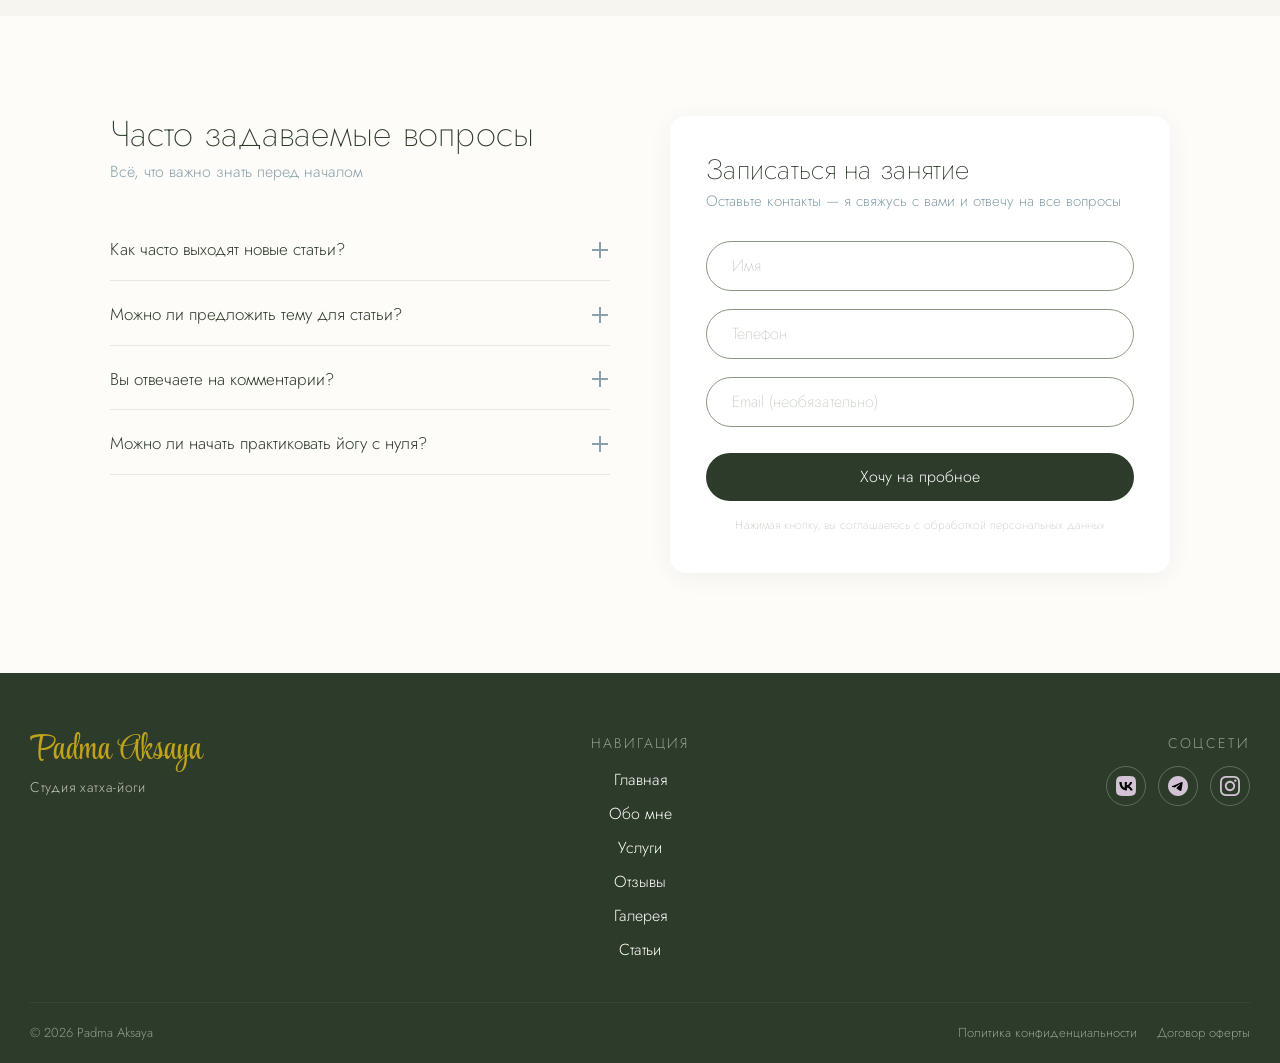
<file: pages/blog.html>
<!DOCTYPE html>
<html lang="ru">
<head>
  <meta charset="UTF-8">
  <meta name="viewport" content="width=device-width, initial-scale=1.0">
  <meta name="description" content="Авторские статьи о хатха-йоге: техники дыхания, асаны, аюрведа, медитация и философия. Блог преподавателя Екатерины Сумниковой из студии Padma Aksaya.">
  <link rel="icon" type="image/x-icon" href="../assets/icons/fav/favicon.ico">
  <title>Блог о хатха-йоге | Статьи и советы для начинающих — Padma Aksaya</title>
  <meta property="og:title" content="Блог о хатха-йоге | Статьи и советы для начинающих — Padma Aksaya">
  <meta property="og:description" content="Авторские статьи о хатха-йоге: техники дыхания, асаны, аюрведа, медитация и философия. Блог преподавателя Екатерины Сумниковой из студии Padma Aksaya.">
  <meta property="og:url" content="https://padma-aksaya.com/pages/blog.html">
  <meta property="og:type" content="website">
  <meta property="og:image" content="https://padma-aksaya.com/assets/images/hero/main_image_main-hero.jpg">
  <meta property="og:locale" content="ru_RU">
  <meta property="og:site_name" content="Padma Aksaya — Студия хатха-йоги">
  <meta name="twitter:card" content="summary_large_image">
  <meta name="twitter:title" content="Блог о хатха-йоге | Статьи и советы для начинающих — Padma Aksaya">
  <meta name="twitter:description" content="Авторские статьи о хатха-йоге: техники дыхания, асаны, аюрведа, медитация и философия. Блог преподавателя Екатерины Сумниковой из студии Padma Aksaya.">
  <meta name="twitter:image" content="https://padma-aksaya.com/assets/images/hero/main_image_main-hero.jpg">
  <link rel="canonical" href="https://padma-aksaya.com/pages/blog.html">
  <link rel="stylesheet" href="../css/reset.css">
  <link rel="stylesheet" href="../css/style.css">
  <link rel="stylesheet" href="../css/form-faq-block.css">
  <link rel="stylesheet" href="../css/footer.css">
  <link rel="stylesheet" href="../css/blog-page.css">
  <script type="application/ld+json">
  {
    "@context": "https://schema.org",
    "@graph": [
      {
        "@type": "BreadcrumbList",
        "itemListElement": [
          { "@type": "ListItem", "position": 1, "name": "Главная", "item": "https://padma-aksaya.com" },
          { "@type": "ListItem", "position": 2, "name": "Блог", "item": "https://padma-aksaya.com/pages/blog.html" }
        ]
      },
      {
        "@type": "FAQPage",
        "mainEntity": [
          {
            "@type": "Question",
            "name": "Как часто выходят новые статьи?",
            "acceptedAnswer": { "@type": "Answer", "text": "Я стараюсь публиковать новые заметки раз в 1–2 недели. Подписывайтесь на соцсети, чтобы не пропустить — там я анонсирую каждый новый материал." }
          },
          {
            "@type": "Question",
            "name": "Можно ли предложить тему для статьи?",
            "acceptedAnswer": { "@type": "Answer", "text": "Конечно! Мне важно, чтобы блог был полезным. Напишите мне в директ или через форму обратной связи — я учту ваши пожелания." }
          },
          {
            "@type": "Question",
            "name": "Вы отвечаете на комментарии?",
            "acceptedAnswer": { "@type": "Answer", "text": "Да, я читаю и отвечаю на все вопросы. Если после статьи осталось что-то непонятным — пишите, я обязательно помогу разобраться." }
          },
          {
            "@type": "Question",
            "name": "Можно ли начать практиковать йогу с нуля?",
            "acceptedAnswer": { "@type": "Answer", "text": "Да, и для этого не нужно ждать «подходящего момента». Записывайтесь на пробное занятие — я покажу, что йога доступна каждому, независимо от возраста и физической подготовки." }
          }
        ]
      }
    ]
  }
  </script>
</head>
<body>

<!-- ===== HEADER ===== -->
<header class="header-hero font-heading">
  <div class="header__content container">
    <button class="menu__button white__button">
      <span class="menu__button-text">меню</span>
      <span class="hamburger-icon hidden">
        <span></span>
        <span></span>
        <span></span>
      </span>
    </button>
    <div class="nav-overlay"></div>
    <nav class="nav-menu">
      <div class="nav-menu__inner">
        <ul class="nav-menu__list">
          <li class="nav-menu__item hidden">
            <a href="../index.html" class="nav-menu__link">Главная</a>
          </li>
          <li class="nav-menu__item hidden">
            <a href="about.html" class="nav-menu__link">Обо мне</a>
          </li>
          <li class="nav-menu__item hidden">
            <a href="services.html" class="nav-menu__link">Услуги</a>
          </li>
          <li class="nav-menu__item hidden">
            <a href="reviews.html" class="nav-menu__link">Отзывы</a>
          </li>
          <li class="nav-menu__item hidden">
            <a href="gallery.html" class="nav-menu__link">Галерея</a>
          </li>
          <li class="nav-menu__item hidden">
            <a href="blog.html" class="nav-menu__link">Статьи</a>
          </li>
          <li class="nav-menu__item nav-menu__close hidden white__button">
            <span class="nav-menu__close-text">закрыть</span>
            <span class="nav-menu__close-icon"></span>
          </li>
        </ul>
      </div>
    </nav>
    <div class="header__social">
      <a href="#" target="_blank"><img src="../assets/icons/vk.svg" alt="VK" class="vk"></a>
      <a href="https://t.me/Istochnik_bitiya" target="_blank"><img src="../assets/icons/tg.svg" alt="Telegram" class="vk"></a>
      <a href="https://www.instagram.com/katarinkasum" target="_blank"><img src="../assets/icons/insta.svg" alt="Instagram" class="vk"></a>
    </div>
  </div>
</header>

<!-- ===== HERO ===== -->
<section class="blog-hero">
  <img src="../assets/images/blog-page/gallery_5_blog-page.jpg" alt="Блог о хатха-йоге" class="blog-hero__bg">
  <div class="blog-hero__content">
    <h1 class="blog-hero__title">Блог о хатха-йоге | Статьи для начинающих и практикующих</h1>
    <p class="blog-hero__subtitle">Авторские заметки о практике</p>
  </div>
</section>

<main class="main">

<!-- ===== ARTICLES ===== -->
<section class="blog-articles">
  <div class="container">
    <div class="blog-articles__header">
      <span class="blog-articles__label">Авторский проект</span>
      <h2 class="blog-articles__title">Заметки йога</h2>
      <p class="blog-articles__desc">Размышления о практике, дыхании, философии и всём, что делает йогу образом жизни</p>
    </div>

    <!-- Article 01 -->
    <a href="../blog/single.html" class="blog-card">
      <div class="blog-card__image-wrap">
        <img src="../assets/images/blog-page/gallery_1_blog-page.jpg" alt="Техники дыхания в асанах" class="blog-card__image"
  loading="lazy">
        <span class="blog-card__tag">Практика</span>
      </div>
      <div class="blog-card__body">
        <span class="blog-card__number">01</span>
        <h3 class="blog-card__title">Как дышать в асанах: простые техники</h3>
        <p class="blog-card__excerpt">Правильное дыхание — основа любой практики. Разбираем, как синхронизировать вдох и выдох с движением, чтобы асаны раскрывались глубже, а ум оставался спокойным. Техники уджайи и полного йоговского дыхания.</p>
        <div class="blog-card__footer">
          <span class="blog-card__meta">5 минут чтения</span>
          <span class="blog-card__btn">
            Читать
            <span class="blog-card__btn-arrow">&rarr;</span>
          </span>
        </div>
      </div>
    </a>

    <!-- Article 02 -->
    <a href="../blog/single.html" class="blog-card">
      <div class="blog-card__image-wrap">
        <img src="../assets/images/blog-page/gallery_2_blog-page.jpg" alt="Утренние ритуалы" class="blog-card__image"
  loading="lazy">
        <span class="blog-card__tag">Осознанность</span>
      </div>
      <div class="blog-card__body">
        <span class="blog-card__number">02</span>
        <h3 class="blog-card__title">Утро без спешки: ритуалы йога</h3>
        <p class="blog-card__excerpt">Как начать день, чтобы он сложился? Утренние практики, которые задают правильный ритм: от пробуждения до первой асаны. Рассказываю, из чего состоит моё утро и как внедрить эти привычки в свою жизнь.</p>
        <div class="blog-card__footer">
          <span class="blog-card__meta">7 минут чтения</span>
          <span class="blog-card__btn">
            Читать
            <span class="blog-card__btn-arrow">&rarr;</span>
          </span>
        </div>
      </div>
    </a>

    <!-- Article 03 -->
    <a href="../blog/single.html" class="blog-card">
      <div class="blog-card__image-wrap">
        <img src="../assets/images/blog-page/gallery_3_blog-page.jpg" alt="Философия йоги" class="blog-card__image"
  loading="lazy">
        <span class="blog-card__tag">Философия</span>
      </div>
      <div class="blog-card__body">
        <span class="blog-card__number">03</span>
        <h3 class="blog-card__title">Почему тело — не главное в йоге</h3>
        <p class="blog-card__excerpt">Йога — это не про гибкость и не про красивые асаны. Это про внимательность, принятие и внутреннюю тишину. Делюсь своим взглядом на то, что действительно важно в практике, и почему «получится» не равно «правильно».</p>
        <div class="blog-card__footer">
          <span class="blog-card__meta">10 минут чтения</span>
          <span class="blog-card__btn">
            Читать
            <span class="blog-card__btn-arrow">&rarr;</span>
          </span>
        </div>
      </div>
    </a>

    <!-- Article 04 -->
    <a href="../blog/single.html" class="blog-card">
      <div class="blog-card__image-wrap">
        <img src="../assets/images/blog-page/gallery_4_blog-page.jpg" alt="Аюрведа на каждый день" class="blog-card__image"
  loading="lazy">
        <span class="blog-card__tag">Питание</span>
      </div>
      <div class="blog-card__body">
        <span class="blog-card__number">04</span>
        <h3 class="blog-card__title">Аюрведа на каждый день: с чего начать</h3>
        <p class="blog-card__excerpt">Аюрведа — не сложная система, а простые принципы, которые можно встроить в обычный день. Как определить свою конституцию, какие продукты подходят разным типам и почему важно есть осознанно. Первые шаги без фанатизма.</p>
        <div class="blog-card__footer">
          <span class="blog-card__meta">6 минут чтения</span>
          <span class="blog-card__btn">
            Читать
            <span class="blog-card__btn-arrow">&rarr;</span>
          </span>
        </div>
      </div>
    </a>

    <!-- Article 05 -->
    <a href="../blog/single.html" class="blog-card">
      <div class="blog-card__image-wrap">
        <img src="../assets/images/blog-page/gallery_5_blog-page.jpg" alt="Медитация для начинающих" class="blog-card__image"
  loading="lazy">
        <span class="blog-card__tag">Медитация</span>
      </div>
      <div class="blog-card__body">
        <span class="blog-card__number">05</span>
        <h3 class="blog-card__title">Тишина внутри: как начать медитировать</h3>
        <p class="blog-card__excerpt">Медитация — это не про «не думать». Это про умение замечать свои мысли и возвращаться в настоящий момент. Простые техники для начинающих, которые помогут найти тишину даже в самом шумном дне. 5 минут — уже результат.</p>
        <div class="blog-card__footer">
          <span class="blog-card__meta">4 минуты чтения</span>
          <span class="blog-card__btn">
            Читать
            <span class="blog-card__btn-arrow">&rarr;</span>
          </span>
        </div>
      </div>
    </a>

    <!-- Article 06 -->
    <a href="../blog/single.html" class="blog-card">
      <div class="blog-card__image-wrap">
        <img src="../assets/images/blog-page/gallery_6_blog-page.jpg" alt="История практики йоги" class="blog-card__image"
  loading="lazy">
        <span class="blog-card__tag">Вдохновение</span>
      </div>
      <div class="blog-card__body">
        <span class="blog-card__number">06</span>
        <h3 class="blog-card__title">История одной практики: мой путь</h3>
        <p class="blog-card__excerpt">Йога вошла в мою жизнь не сразу. От первого неловкого занятия до решения стать преподавателем — честный рассказ о поиске себя, сомнениях, открытиях и том, что помогает не сходить с коврика даже в сложные периоды.</p>
        <div class="blog-card__footer">
          <span class="blog-card__meta">8 минут чтения</span>
          <span class="blog-card__btn">
            Читать
            <span class="blog-card__btn-arrow">&rarr;</span>
          </span>
        </div>
      </div>
    </a>

  </div>
</section>

<!-- ===== CTA + FAQ ===== -->
<section class="section-form-faq">
  <div class="form-faq__grid">

    <!-- FAQ -->
    <div class="faq-block">
      <h2 class="faq__title font-heading">Часто задаваемые вопросы</h2>
      <p class="faq__subtitle">Всё, что важно знать перед началом</p>
      <div class="faq-list">
        <div class="faq-item">
          <button class="faq-question">
            Как часто выходят новые статьи?
            <span class="faq-icon"></span>
          </button>
          <div class="faq-answer">
            <p>Я стараюсь публиковать новые заметки раз в 1–2 недели. Подписывайтесь на соцсети, чтобы не пропустить — там я анонсирую каждый новый материал.</p>
          </div>
        </div>
        <div class="faq-item">
          <button class="faq-question">
            Можно ли предложить тему для статьи?
            <span class="faq-icon"></span>
          </button>
          <div class="faq-answer">
            <p>Конечно! Мне важно, чтобы блог был полезным. Напишите мне в директ или через форму обратной связи — я учту ваши пожелания.</p>
          </div>
        </div>
        <div class="faq-item">
          <button class="faq-question">
            Вы отвечаете на комментарии?
            <span class="faq-icon"></span>
          </button>
          <div class="faq-answer">
            <p>Да, я читаю и отвечаю на все вопросы. Если после статьи осталось что-то непонятным — пишите, я обязательно помогу разобраться.</p>
          </div>
        </div>
        <div class="faq-item">
          <button class="faq-question">
            Можно ли начать практиковать йогу с нуля?
            <span class="faq-icon"></span>
          </button>
          <div class="faq-answer">
            <p>Да, и для этого не нужно ждать «подходящего момента». Записывайтесь на пробное занятие — я покажу, что йога доступна каждому, независимо от возраста и физической подготовки.</p>
          </div>
        </div>
      </div>
    </div>

    <!-- Form -->
    <div class="form-block">
      <h3 class="form__title font-heading">Записаться на занятие</h3>
      <p class="form__subtitle">Оставьте контакты — я свяжусь с вами и отвечу на все вопросы</p>
      <form action="" novalidate>
        <div class="form-group">
          <input class="form-input input-pill" type="text" placeholder="Имя" required>
        </div>
        <div class="form-group">
          <input class="form-input input-pill" type="tel" placeholder="Телефон" required>
        </div>
        <div class="form-group">
          <input class="form-input input-pill" type="email" placeholder="Email (необязательно)">
        </div>
        <button class="form-submit btn-primary" type="submit">Хочу на пробное</button>
      </form>
      <p class="form-note font-heading">Нажимая кнопку, вы соглашаетесь с обработкой персональных данных</p>
    </div>

  </div>
</section>

</main>

<!-- ===== FOOTER ===== -->
<footer class="footer">
  <div class="footer__inner container">
    <div class="footer__grid">
      <div class="footer__brand">
        <span class="footer__logo">Padma Aksaya</span>
        <span class="footer__tagline">Студия хатха-йоги</span>
      </div>
      <nav class="footer__nav">
        <span class="footer__nav-title">Навигация</span>
        <a href="../index.html" class="footer__nav-link">Главная</a>
        <a href="about.html" class="footer__nav-link">Обо мне</a>
        <a href="services.html" class="footer__nav-link">Услуги</a>
        <a href="reviews.html" class="footer__nav-link">Отзывы</a>
        <a href="gallery.html" class="footer__nav-link">Галерея</a>
        <a href="blog.html" class="footer__nav-link">Статьи</a>
      </nav>
      <div class="footer__social">
        <span class="footer__social-title">Соцсети</span>
        <div class="footer__social-icons">
          <a href="#" class="footer__social-link"><img src="../assets/icons/vk.svg" alt="VK"></a>
          <a href="https://t.me/Istochnik_bitiya" class="footer__social-link"><img src="../assets/icons/tg.svg" alt="Telegram"></a>
          <a href="https://www.instagram.com/katarinkasum" class="footer__social-link"><img src="../assets/icons/insta.svg" alt="Instagram"></a>
        </div>
      </div>
    </div>
    <div class="footer__bottom">
      <span>&copy; 2026 Padma Aksaya</span>
      <div class="footer__bottom-links">
        <a href="#" class="footer__bottom-link">Политика конфиденциальности</a>
        <a href="#" class="footer__bottom-link">Договор оферты</a>
      </div>
    </div>
  </div>
</footer>

<!-- ===== SCRIPTS ===== -->
<script src="../js/main.js"></script>
<script src="../js/blog-page.js"></script>
</body>
</html>
</file>
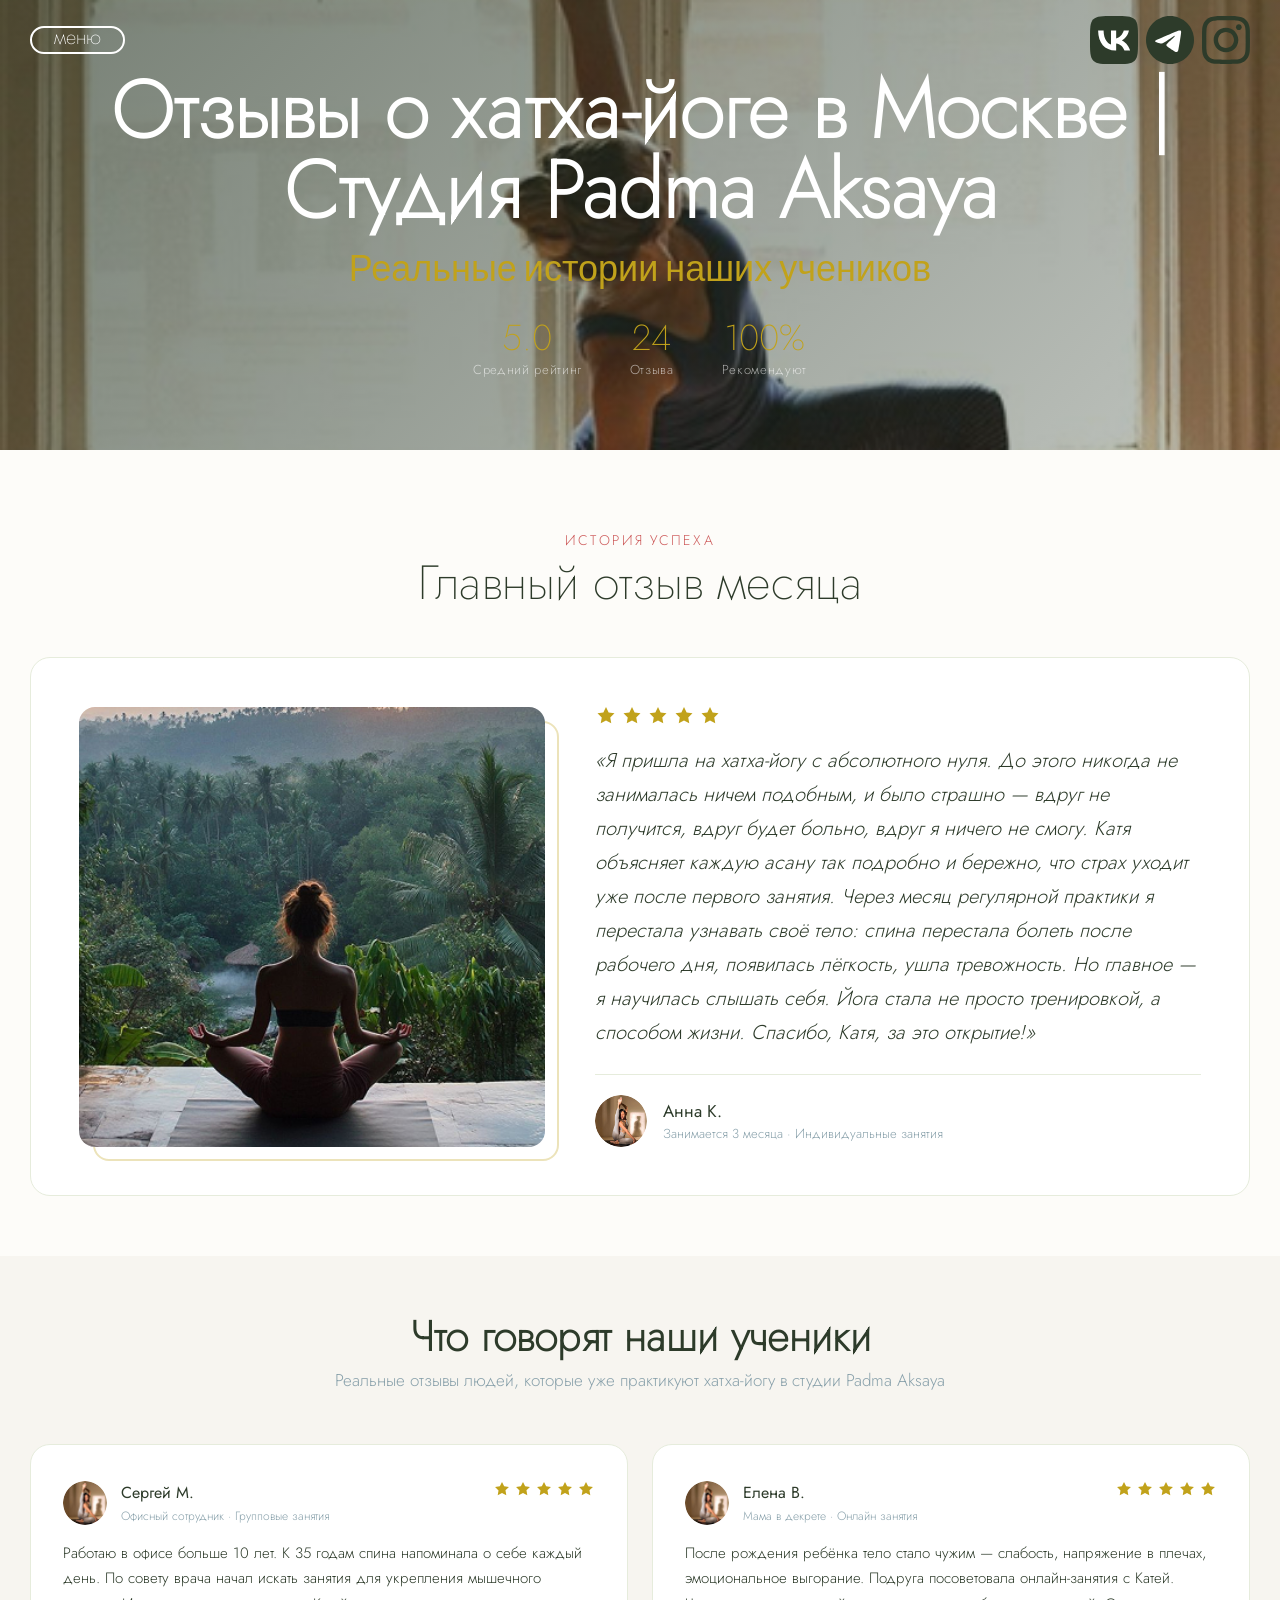
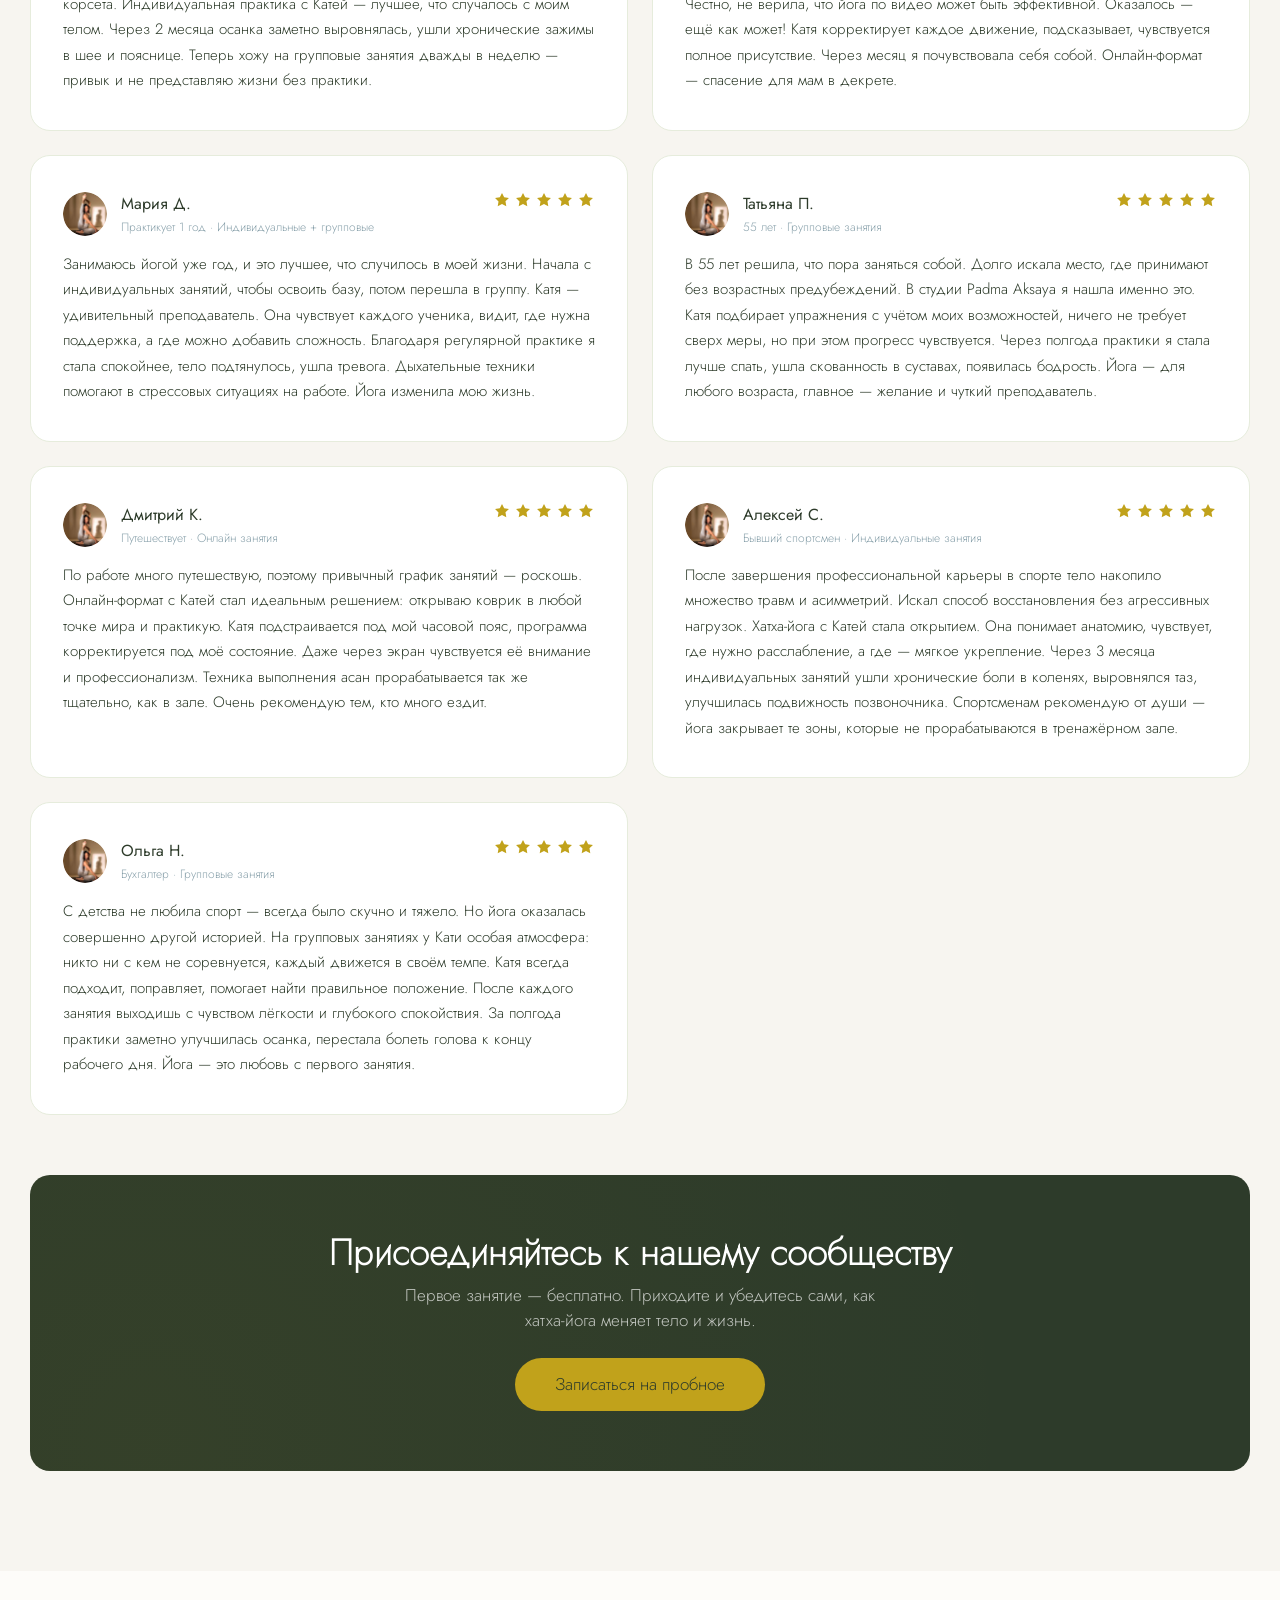
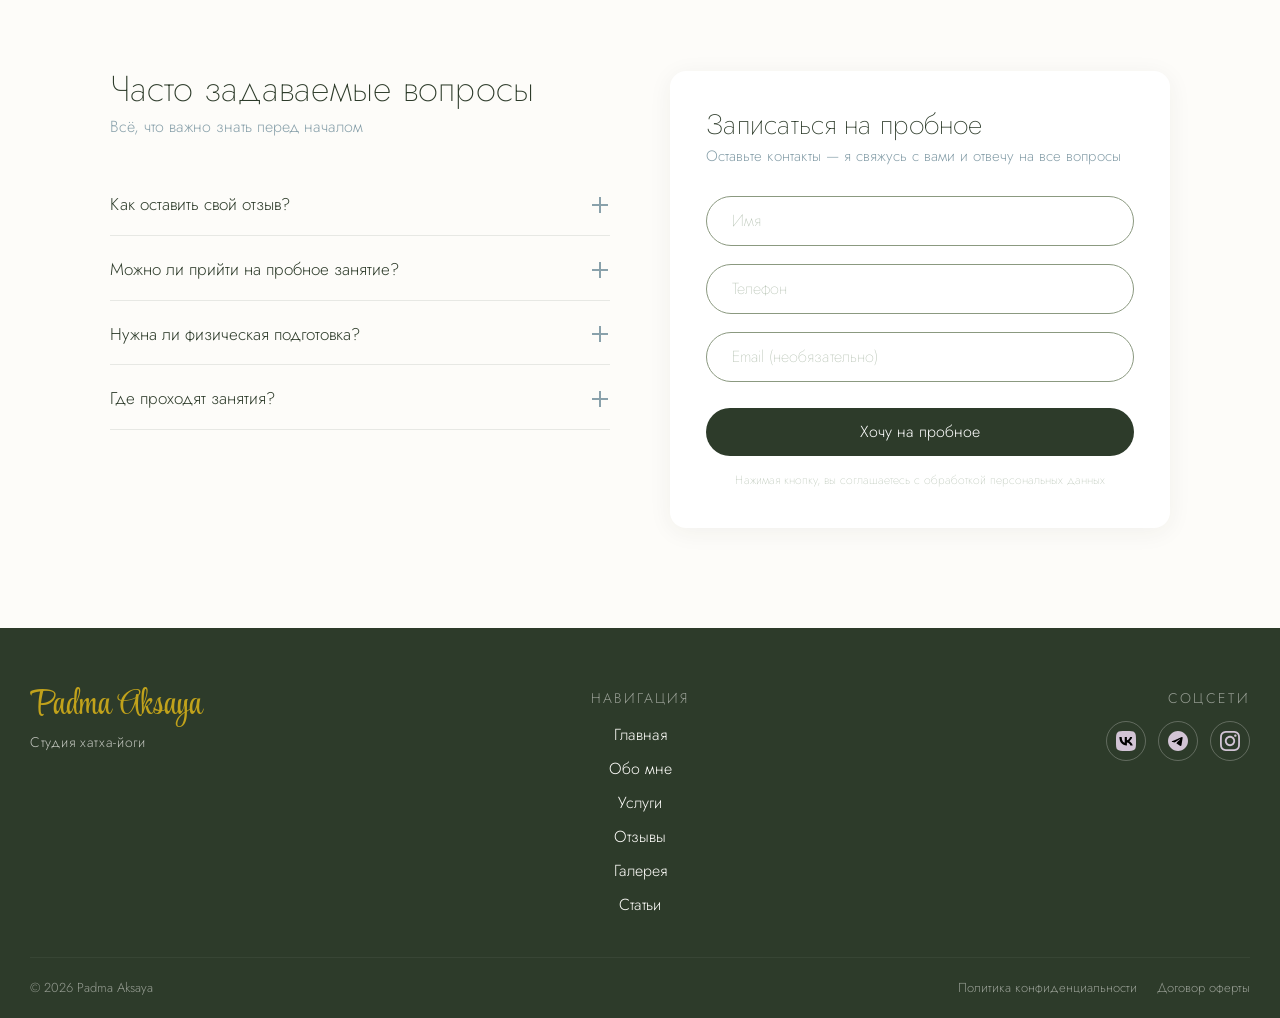
<file: pages/reviews.html>
<!DOCTYPE html>
<html lang="ru">
<head>
  <meta charset="UTF-8">
  <meta name="viewport" content="width=device-width, initial-scale=1.0">
  <meta name="description" content="Отзывы о занятиях хатха-йогой в студии Padma Aksaya в Москве. Реальные истории учеников о практике, результате и внутренних изменениях. Присоединяйтесь к сообществу.">
  <link rel="icon" type="image/x-icon" href="../assets/icons/fav/favicon.ico">
  <title>Отзывы о занятиях хатха-йогой в Москве | Реальные истории учеников — Padma Aksaya</title>
  <meta property="og:title" content="Отзывы о занятиях хатха-йогой в Москве | Реальные истории учеников — Padma Aksaya">
  <meta property="og:description" content="Отзывы о занятиях хатха-йогой в студии Padma Aksaya в Москве. Реальные истории учеников о практике, результате и внутренних изменениях. Присоединяйтесь к сообществу.">
  <meta property="og:url" content="https://padma-aksaya.com/pages/reviews.html">
  <meta property="og:type" content="website">
  <meta property="og:image" content="https://padma-aksaya.com/assets/images/hero/main_image_main-hero.jpg">
  <meta property="og:locale" content="ru_RU">
  <meta property="og:site_name" content="Padma Aksaya — Студия хатха-йоги">
  <meta name="twitter:card" content="summary_large_image">
  <meta name="twitter:title" content="Отзывы о занятиях хатха-йогой в Москве | Реальные истории учеников — Padma Aksaya">
  <meta name="twitter:description" content="Отзывы о занятиях хатха-йогой в студии Padma Aksaya в Москве. Реальные истории учеников о практике, результате и внутренних изменениях. Присоединяйтесь к сообществу.">
  <meta name="twitter:image" content="https://padma-aksaya.com/assets/images/hero/main_image_main-hero.jpg">
  <link rel="canonical" href="https://padma-aksaya.com/pages/reviews.html">

  <script type="application/ld+json">
  {
    "@context": "https://schema.org",
    "@type": "LocalBusiness",
    "name": "Padma Aksaya — Студия хатха-йоги",
    "description": "Студия хатха-йоги в Москве. Индивидуальные, групповые и онлайн занятия для начинающих и практикующих.",
    "url": "https://padma-aksaya.com",
    "telephone": "+7 (916) 665-77-91",
    "address": {
      "@type": "PostalAddress",
      "addressLocality": "Москва",
      "addressCountry": "RU"
    },
    "aggregateRating": {
      "@type": "AggregateRating",
      "ratingValue": "5.0",
      "reviewCount": "24",
      "bestRating": "5"
    },
    "review": [
      {
        "@type": "Review",
        "author": { "@type": "Person", "name": "Анна К." },
        "reviewRating": { "@type": "Rating", "ratingValue": "5" },
        "reviewBody": "Пришла на хатха-йогу с нуля — боялась, что не получится. Катя объясняет каждую асану так подробно, что страх уходит после первого занятия. Через месяц практики спина перестала болеть, появилась лёгкость в теле."
      },
      {
        "@type": "Review",
        "author": { "@type": "Person", "name": "Сергей М." },
        "reviewRating": { "@type": "Rating", "ratingValue": "5" },
        "reviewBody": "Работаю в офисе больше 10 лет. По совету врача начал искать занятия для спины. Индивидуальная практика с Катей — лучшее, что случалось с моим телом. Через 2 месяца осанка заметно выровнялась."
      },
      {
        "@type": "Review",
        "author": { "@type": "Person", "name": "Елена В." },
        "reviewRating": { "@type": "Rating", "ratingValue": "5" },
        "reviewBody": "После рождения ребёнка тело стало чужим. Йога помогла не только вернуть форму, но и обрести внутреннее спокойствие. Онлайн-формат — спасение для мам в декрете."
      }
    ]
  }
  </script>

  <link rel="stylesheet" href="../css/reset.css">
  <link rel="stylesheet" href="../css/style.css">
  <link rel="stylesheet" href="../css/form-faq-block.css">
  <link rel="stylesheet" href="../css/modal.css">
  <link rel="stylesheet" href="../css/footer.css">
  <link rel="stylesheet" href="../css/reviews-page.css">
  <script type="application/ld+json">
  {
    "@context": "https://schema.org",
    "@graph": [
      {
        "@type": "BreadcrumbList",
        "itemListElement": [
          { "@type": "ListItem", "position": 1, "name": "Главная", "item": "https://padma-aksaya.com" },
          { "@type": "ListItem", "position": 2, "name": "Отзывы", "item": "https://padma-aksaya.com/pages/reviews.html" }
        ]
      },
      {
        "@type": "FAQPage",
        "mainEntity": [
          {
            "@type": "Question",
            "name": "Как оставить свой отзыв?",
            "acceptedAnswer": { "@type": "Answer", "text": "Вы можете написать отзыв в нашей группе ВКонтакте, в Telegram-канале или отправить сообщение через форму на сайте. Мне важно знать ваше мнение — это помогает становиться лучше." }
          },
          {
            "@type": "Question",
            "name": "Можно ли прийти на пробное занятие?",
            "acceptedAnswer": { "@type": "Answer", "text": "Да, первое занятие — бесплатно и без обязательств. Вы можете попробовать любой формат: индивидуальный, групповой или онлайн. Просто запишитесь через форму." }
          },
          {
            "@type": "Question",
            "name": "Нужна ли физическая подготовка?",
            "acceptedAnswer": { "@type": "Answer", "text": "Нет, хатха-йога подходит для любого уровня. Судя по отзывам, наши ученики начинали с абсолютного нуля и уже через месяц замечали значительные изменения в теле и самочувствии. Главное — желание." }
          },
          {
            "@type": "Question",
            "name": "Где проходят занятия?",
            "acceptedAnswer": { "@type": "Answer", "text": "Групповые и индивидуальные занятия проходят в уютном зале в центре Москвы. Онлайн-занятия доступны из любой точки мира — всё, что нужно, это коврик и интернет." }
          }
        ]
      }
    ]
  }
  </script>
</head>
<body>

<!-- ===== HEADER ===== -->
<header class="header-hero font-heading">
  <div class="header__content container">
    <button class="menu__button white__button">
      <span class="menu__button-text">меню</span>
      <span class="hamburger-icon hidden">
        <span></span>
        <span></span>
        <span></span>
      </span>
    </button>
    <div class="nav-overlay"></div>
    <nav class="nav-menu">
      <div class="nav-menu__inner">
        <ul class="nav-menu__list">
          <li class="nav-menu__item hidden">
            <a href="../index.html" class="nav-menu__link">Главная</a>
          </li>
          <li class="nav-menu__item hidden">
            <a href="about.html" class="nav-menu__link">Обо мне</a>
          </li>
          <li class="nav-menu__item hidden">
            <a href="services.html" class="nav-menu__link">Услуги</a>
          </li>
          <li class="nav-menu__item hidden">
            <a href="reviews.html" class="nav-menu__link">Отзывы</a>
          </li>
          <li class="nav-menu__item hidden">
            <a href="gallery.html" class="nav-menu__link">Галерея</a>
          </li>
          <li class="nav-menu__item hidden">
            <a href="blog.html" class="nav-menu__link">Статьи</a>
          </li>
          <li class="nav-menu__item nav-menu__close hidden white__button">
            <span class="nav-menu__close-text">закрыть</span>
            <span class="nav-menu__close-icon"></span>
          </li>
        </ul>
      </div>
    </nav>
    <div class="header__social">
      <a href="#" target="_blank"><img src="../assets/icons/vk.svg" alt="VK" class="vk"></a>
      <a href="https://t.me/Istochnik_bitiya" target="_blank"><img src="../assets/icons/tg.svg" alt="Telegram" class="vk"></a>
      <a href="https://www.instagram.com/katarinkasum" target="_blank"><img src="../assets/icons/insta.svg" alt="Instagram" class="vk"></a>
    </div>
  </div>
</header>

<!-- ===== HERO ===== -->
<section class="reviews-hero">
  <img src="../assets/images/reviews-page/hatha_img_1_reviews-page.jpg" alt="Занятия хатха-йогой — отзывы учеников" class="reviews-hero__bg">
  <div class="reviews-hero__content">
    <h1 class="reviews-hero__title">Отзывы о хатха-йоге в Москве | Студия Padma Aksaya</h1>
    <p class="reviews-hero__subtitle">Реальные истории наших учеников</p>
    <div class="reviews-hero__stats">
      <div class="reviews-hero__stat">
        <div class="reviews-hero__stat-num">5.0</div>
        <div class="reviews-hero__stat-label">Средний рейтинг</div>
      </div>
      <div class="reviews-hero__stat">
        <div class="reviews-hero__stat-num">24</div>
        <div class="reviews-hero__stat-label">Отзыва</div>
      </div>
      <div class="reviews-hero__stat">
        <div class="reviews-hero__stat-num">100%</div>
        <div class="reviews-hero__stat-label">Рекомендуют</div>
      </div>
    </div>
  </div>
</section>

<main class="main">

<!-- ===== FEATURED REVIEW ===== -->
<section class="reviews-featured">
  <div class="container">
    <div class="reviews-featured__header">
      <span class="reviews-featured__label">История успеха</span>
      <h2 class="reviews-featured__title">Главный отзыв месяца</h2>
    </div>

    <div class="review-featured-card">
      <div class="review-featured-card__image-wrap">
        <img src="../assets/images/reviews-page/emotial-image-2_reviews-page.jpg" alt="Анна — ученица студии хатха-йоги" class="review-featured-card__image"
  loading="lazy">
        <div class="review-featured-card__image-deco"></div>
      </div>
      <div class="review-featured-card__quote">
        <div class="review-featured-card__stars">
          <svg viewBox="0 0 20 20" fill="none"><path d="M10 1l2.39 4.84 5.34.78-3.87 3.77.91 5.32L10 13.27l-4.77 2.51.91-5.32L2.27 6.62l5.34-.78L10 1z" fill="#C1A21B"/></svg>
          <svg viewBox="0 0 20 20" fill="none"><path d="M10 1l2.39 4.84 5.34.78-3.87 3.77.91 5.32L10 13.27l-4.77 2.51.91-5.32L2.27 6.62l5.34-.78L10 1z" fill="#C1A21B"/></svg>
          <svg viewBox="0 0 20 20" fill="none"><path d="M10 1l2.39 4.84 5.34.78-3.87 3.77.91 5.32L10 13.27l-4.77 2.51.91-5.32L2.27 6.62l5.34-.78L10 1z" fill="#C1A21B"/></svg>
          <svg viewBox="0 0 20 20" fill="none"><path d="M10 1l2.39 4.84 5.34.78-3.87 3.77.91 5.32L10 13.27l-4.77 2.51.91-5.32L2.27 6.62l5.34-.78L10 1z" fill="#C1A21B"/></svg>
          <svg viewBox="0 0 20 20" fill="none"><path d="M10 1l2.39 4.84 5.34.78-3.87 3.77.91 5.32L10 13.27l-4.77 2.51.91-5.32L2.27 6.62l5.34-.78L10 1z" fill="#C1A21B"/></svg>
        </div>
        <p class="review-featured-card__text">«Я пришла на хатха-йогу с абсолютного нуля. До этого никогда не занималась ничем подобным, и было страшно — вдруг не получится, вдруг будет больно, вдруг я ничего не смогу. Катя объясняет каждую асану так подробно и бережно, что страх уходит уже после первого занятия. Через месяц регулярной практики я перестала узнавать своё тело: спина перестала болеть после рабочего дня, появилась лёгкость, ушла тревожность. Но главное — я научилась слышать себя. Йога стала не просто тренировкой, а способом жизни. Спасибо, Катя, за это открытие!»</p>
        <div class="review-featured-card__author">
            <img src="../assets/images/reviews-page/review_photo_1_reviews-page.png" alt="Анна" class="review-featured-card__author-photo"
  loading="lazy">
          <div class="review-featured-card__author-info">
            <span class="review-featured-card__author-name">Анна К.</span>
            <span class="review-featured-card__author-detail">Занимается 3 месяца · Индивидуальные занятия</span>
          </div>
        </div>
      </div>
    </div>
  </div>
</section>

<!-- ===== REVIEWS GRID ===== -->
<section class="reviews-grid-section">
  <div class="container">
    <div class="reviews-grid-section__header">
      <h2 class="reviews-grid-section__title">Что говорят наши ученики</h2>
      <p class="reviews-grid-section__subtitle">Реальные отзывы людей, которые уже практикуют хатха-йогу в студии Padma Aksaya</p>
    </div>

    <div class="reviews-grid" itemscope itemtype="https://schema.org/ItemList">

      <!-- Review 2 -->
      <div class="review-card" itemprop="itemListElement" itemscope itemtype="https://schema.org/Review">
        <div class="review-card__top">
          <div class="review-card__author">
            <img src="../assets/images/reviews-page/review_photo_1_reviews-page.png" alt="Сергей" class="review-card__author-photo"
  loading="lazy">
            <div>
              <div class="review-card__author-name" itemprop="author">Сергей М.</div>
              <div class="review-card__author-detail">Офисный сотрудник · Групповые занятия</div>
            </div>
          </div>
          <div class="review-card__stars" itemprop="reviewRating" itemscope itemtype="https://schema.org/Rating">
            <meta itemprop="ratingValue" content="5">
            <svg viewBox="0 0 20 20"><path d="M10 1l2.39 4.84 5.34.78-3.87 3.77.91 5.32L10 13.27l-4.77 2.51.91-5.32L2.27 6.62l5.34-.78L10 1z" fill="#C1A21B"/></svg>
            <svg viewBox="0 0 20 20"><path d="M10 1l2.39 4.84 5.34.78-3.87 3.77.91 5.32L10 13.27l-4.77 2.51.91-5.32L2.27 6.62l5.34-.78L10 1z" fill="#C1A21B"/></svg>
            <svg viewBox="0 0 20 20"><path d="M10 1l2.39 4.84 5.34.78-3.87 3.77.91 5.32L10 13.27l-4.77 2.51.91-5.32L2.27 6.62l5.34-.78L10 1z" fill="#C1A21B"/></svg>
            <svg viewBox="0 0 20 20"><path d="M10 1l2.39 4.84 5.34.78-3.87 3.77.91 5.32L10 13.27l-4.77 2.51.91-5.32L2.27 6.62l5.34-.78L10 1z" fill="#C1A21B"/></svg>
            <svg viewBox="0 0 20 20"><path d="M10 1l2.39 4.84 5.34.78-3.87 3.77.91 5.32L10 13.27l-4.77 2.51.91-5.32L2.27 6.62l5.34-.78L10 1z" fill="#C1A21B"/></svg>
          </div>
        </div>
        <p class="review-card__text" itemprop="reviewBody">Работаю в офисе больше 10 лет. К 35 годам спина напоминала о себе каждый день. По совету врача начал искать занятия для укрепления мышечного корсета. Индивидуальная практика с Катей — лучшее, что случалось с моим телом. Через 2 месяца осанка заметно выровнялась, ушли хронические зажимы в шее и пояснице. Теперь хожу на групповые занятия дважды в неделю — привык и не представляю жизни без практики.</p>
      </div>

      <!-- Review 3 -->
      <div class="review-card" itemprop="itemListElement" itemscope itemtype="https://schema.org/Review">
        <div class="review-card__top">
          <div class="review-card__author">
            <img src="../assets/images/reviews-page/review_photo_1_reviews-page.png" alt="Елена" class="review-card__author-photo"
  loading="lazy">
            <div>
              <div class="review-card__author-name" itemprop="author">Елена В.</div>
              <div class="review-card__author-detail">Мама в декрете · Онлайн занятия</div>
            </div>
          </div>
          <div class="review-card__stars" itemprop="reviewRating" itemscope itemtype="https://schema.org/Rating">
            <meta itemprop="ratingValue" content="5">
            <svg viewBox="0 0 20 20"><path d="M10 1l2.39 4.84 5.34.78-3.87 3.77.91 5.32L10 13.27l-4.77 2.51.91-5.32L2.27 6.62l5.34-.78L10 1z" fill="#C1A21B"/></svg>
            <svg viewBox="0 0 20 20"><path d="M10 1l2.39 4.84 5.34.78-3.87 3.77.91 5.32L10 13.27l-4.77 2.51.91-5.32L2.27 6.62l5.34-.78L10 1z" fill="#C1A21B"/></svg>
            <svg viewBox="0 0 20 20"><path d="M10 1l2.39 4.84 5.34.78-3.87 3.77.91 5.32L10 13.27l-4.77 2.51.91-5.32L2.27 6.62l5.34-.78L10 1z" fill="#C1A21B"/></svg>
            <svg viewBox="0 0 20 20"><path d="M10 1l2.39 4.84 5.34.78-3.87 3.77.91 5.32L10 13.27l-4.77 2.51.91-5.32L2.27 6.62l5.34-.78L10 1z" fill="#C1A21B"/></svg>
            <svg viewBox="0 0 20 20"><path d="M10 1l2.39 4.84 5.34.78-3.87 3.77.91 5.32L10 13.27l-4.77 2.51.91-5.32L2.27 6.62l5.34-.78L10 1z" fill="#C1A21B"/></svg>
          </div>
        </div>
        <p class="review-card__text" itemprop="reviewBody">После рождения ребёнка тело стало чужим — слабость, напряжение в плечах, эмоциональное выгорание. Подруга посоветовала онлайн-занятия с Катей. Честно, не верила, что йога по видео может быть эффективной. Оказалось — ещё как может! Катя корректирует каждое движение, подсказывает, чувствуется полное присутствие. Через месяц я почувствовала себя собой. Онлайн-формат — спасение для мам в декрете.</p>
      </div>

      <!-- Review 4 -->
      <div class="review-card" itemprop="itemListElement" itemscope itemtype="https://schema.org/Review">
        <div class="review-card__top">
          <div class="review-card__author">
            <img src="../assets/images/reviews-page/review_photo_1_reviews-page.png" alt="Мария" class="review-card__author-photo"
  loading="lazy">
            <div>
              <div class="review-card__author-name" itemprop="author">Мария Д.</div>
              <div class="review-card__author-detail">Практикует 1 год · Индивидуальные + групповые</div>
            </div>
          </div>
          <div class="review-card__stars" itemprop="reviewRating" itemscope itemtype="https://schema.org/Rating">
            <meta itemprop="ratingValue" content="5">
            <svg viewBox="0 0 20 20"><path d="M10 1l2.39 4.84 5.34.78-3.87 3.77.91 5.32L10 13.27l-4.77 2.51.91-5.32L2.27 6.62l5.34-.78L10 1z" fill="#C1A21B"/></svg>
            <svg viewBox="0 0 20 20"><path d="M10 1l2.39 4.84 5.34.78-3.87 3.77.91 5.32L10 13.27l-4.77 2.51.91-5.32L2.27 6.62l5.34-.78L10 1z" fill="#C1A21B"/></svg>
            <svg viewBox="0 0 20 20"><path d="M10 1l2.39 4.84 5.34.78-3.87 3.77.91 5.32L10 13.27l-4.77 2.51.91-5.32L2.27 6.62l5.34-.78L10 1z" fill="#C1A21B"/></svg>
            <svg viewBox="0 0 20 20"><path d="M10 1l2.39 4.84 5.34.78-3.87 3.77.91 5.32L10 13.27l-4.77 2.51.91-5.32L2.27 6.62l5.34-.78L10 1z" fill="#C1A21B"/></svg>
            <svg viewBox="0 0 20 20"><path d="M10 1l2.39 4.84 5.34.78-3.87 3.77.91 5.32L10 13.27l-4.77 2.51.91-5.32L2.27 6.62l5.34-.78L10 1z" fill="#C1A21B"/></svg>
          </div>
        </div>
        <p class="review-card__text" itemprop="reviewBody">Занимаюсь йогой уже год, и это лучшее, что случилось в моей жизни. Начала с индивидуальных занятий, чтобы освоить базу, потом перешла в группу. Катя — удивительный преподаватель. Она чувствует каждого ученика, видит, где нужна поддержка, а где можно добавить сложность. Благодаря регулярной практике я стала спокойнее, тело подтянулось, ушла тревога. Дыхательные техники помогают в стрессовых ситуациях на работе. Йога изменила мою жизнь.</p>
      </div>

      <!-- Review 5 -->
      <div class="review-card" itemprop="itemListElement" itemscope itemtype="https://schema.org/Review">
        <div class="review-card__top">
          <div class="review-card__author">
            <img src="../assets/images/reviews-page/review_photo_1_reviews-page.png" alt="Татьяна" class="review-card__author-photo"
  loading="lazy">
            <div>
              <div class="review-card__author-name" itemprop="author">Татьяна П.</div>
              <div class="review-card__author-detail">55 лет · Групповые занятия</div>
            </div>
          </div>
          <div class="review-card__stars" itemprop="reviewRating" itemscope itemtype="https://schema.org/Rating">
            <meta itemprop="ratingValue" content="5">
            <svg viewBox="0 0 20 20"><path d="M10 1l2.39 4.84 5.34.78-3.87 3.77.91 5.32L10 13.27l-4.77 2.51.91-5.32L2.27 6.62l5.34-.78L10 1z" fill="#C1A21B"/></svg>
            <svg viewBox="0 0 20 20"><path d="M10 1l2.39 4.84 5.34.78-3.87 3.77.91 5.32L10 13.27l-4.77 2.51.91-5.32L2.27 6.62l5.34-.78L10 1z" fill="#C1A21B"/></svg>
            <svg viewBox="0 0 20 20"><path d="M10 1l2.39 4.84 5.34.78-3.87 3.77.91 5.32L10 13.27l-4.77 2.51.91-5.32L2.27 6.62l5.34-.78L10 1z" fill="#C1A21B"/></svg>
            <svg viewBox="0 0 20 20"><path d="M10 1l2.39 4.84 5.34.78-3.87 3.77.91 5.32L10 13.27l-4.77 2.51.91-5.32L2.27 6.62l5.34-.78L10 1z" fill="#C1A21B"/></svg>
            <svg viewBox="0 0 20 20"><path d="M10 1l2.39 4.84 5.34.78-3.87 3.77.91 5.32L10 13.27l-4.77 2.51.91-5.32L2.27 6.62l5.34-.78L10 1z" fill="#C1A21B"/></svg>
          </div>
        </div>
        <p class="review-card__text" itemprop="reviewBody">В 55 лет решила, что пора заняться собой. Долго искала место, где принимают без возрастных предубеждений. В студии Padma Aksaya я нашла именно это. Катя подбирает упражнения с учётом моих возможностей, ничего не требует сверх меры, но при этом прогресс чувствуется. Через полгода практики я стала лучше спать, ушла скованность в суставах, появилась бодрость. Йога — для любого возраста, главное — желание и чуткий преподаватель.</p>
      </div>

      <!-- Review 6 -->
      <div class="review-card" itemprop="itemListElement" itemscope itemtype="https://schema.org/Review">
        <div class="review-card__top">
          <div class="review-card__author">
            <img src="../assets/images/reviews-page/review_photo_1_reviews-page.png" alt="Дмитрий" class="review-card__author-photo"
  loading="lazy">
            <div>
              <div class="review-card__author-name" itemprop="author">Дмитрий К.</div>
              <div class="review-card__author-detail">Путешествует · Онлайн занятия</div>
            </div>
          </div>
          <div class="review-card__stars" itemprop="reviewRating" itemscope itemtype="https://schema.org/Rating">
            <meta itemprop="ratingValue" content="5">
            <svg viewBox="0 0 20 20"><path d="M10 1l2.39 4.84 5.34.78-3.87 3.77.91 5.32L10 13.27l-4.77 2.51.91-5.32L2.27 6.62l5.34-.78L10 1z" fill="#C1A21B"/></svg>
            <svg viewBox="0 0 20 20"><path d="M10 1l2.39 4.84 5.34.78-3.87 3.77.91 5.32L10 13.27l-4.77 2.51.91-5.32L2.27 6.62l5.34-.78L10 1z" fill="#C1A21B"/></svg>
            <svg viewBox="0 0 20 20"><path d="M10 1l2.39 4.84 5.34.78-3.87 3.77.91 5.32L10 13.27l-4.77 2.51.91-5.32L2.27 6.62l5.34-.78L10 1z" fill="#C1A21B"/></svg>
            <svg viewBox="0 0 20 20"><path d="M10 1l2.39 4.84 5.34.78-3.87 3.77.91 5.32L10 13.27l-4.77 2.51.91-5.32L2.27 6.62l5.34-.78L10 1z" fill="#C1A21B"/></svg>
            <svg viewBox="0 0 20 20"><path d="M10 1l2.39 4.84 5.34.78-3.87 3.77.91 5.32L10 13.27l-4.77 2.51.91-5.32L2.27 6.62l5.34-.78L10 1z" fill="#C1A21B"/></svg>
          </div>
        </div>
        <p class="review-card__text" itemprop="reviewBody">По работе много путешествую, поэтому привычный график занятий — роскошь. Онлайн-формат с Катей стал идеальным решением: открываю коврик в любой точке мира и практикую. Катя подстраивается под мой часовой пояс, программа корректируется под моё состояние. Даже через экран чувствуется её внимание и профессионализм. Техника выполнения асан прорабатывается так же тщательно, как в зале. Очень рекомендую тем, кто много ездит.</p>
      </div>

      <!-- Review 7 -->
      <div class="review-card" itemprop="itemListElement" itemscope itemtype="https://schema.org/Review">
        <div class="review-card__top">
          <div class="review-card__author">
            <img src="../assets/images/reviews-page/review_photo_1_reviews-page.png" alt="Алексей" class="review-card__author-photo"
  loading="lazy">
            <div>
              <div class="review-card__author-name" itemprop="author">Алексей С.</div>
              <div class="review-card__author-detail">Бывший спортсмен · Индивидуальные занятия</div>
            </div>
          </div>
          <div class="review-card__stars" itemprop="reviewRating" itemscope itemtype="https://schema.org/Rating">
            <meta itemprop="ratingValue" content="5">
            <svg viewBox="0 0 20 20"><path d="M10 1l2.39 4.84 5.34.78-3.87 3.77.91 5.32L10 13.27l-4.77 2.51.91-5.32L2.27 6.62l5.34-.78L10 1z" fill="#C1A21B"/></svg>
            <svg viewBox="0 0 20 20"><path d="M10 1l2.39 4.84 5.34.78-3.87 3.77.91 5.32L10 13.27l-4.77 2.51.91-5.32L2.27 6.62l5.34-.78L10 1z" fill="#C1A21B"/></svg>
            <svg viewBox="0 0 20 20"><path d="M10 1l2.39 4.84 5.34.78-3.87 3.77.91 5.32L10 13.27l-4.77 2.51.91-5.32L2.27 6.62l5.34-.78L10 1z" fill="#C1A21B"/></svg>
            <svg viewBox="0 0 20 20"><path d="M10 1l2.39 4.84 5.34.78-3.87 3.77.91 5.32L10 13.27l-4.77 2.51.91-5.32L2.27 6.62l5.34-.78L10 1z" fill="#C1A21B"/></svg>
            <svg viewBox="0 0 20 20"><path d="M10 1l2.39 4.84 5.34.78-3.87 3.77.91 5.32L10 13.27l-4.77 2.51.91-5.32L2.27 6.62l5.34-.78L10 1z" fill="#C1A21B"/></svg>
          </div>
        </div>
        <p class="review-card__text" itemprop="reviewBody">После завершения профессиональной карьеры в спорте тело накопило множество травм и асимметрий. Искал способ восстановления без агрессивных нагрузок. Хатха-йога с Катей стала открытием. Она понимает анатомию, чувствует, где нужно расслабление, а где — мягкое укрепление. Через 3 месяца индивидуальных занятий ушли хронические боли в коленях, выровнялся таз, улучшилась подвижность позвоночника. Спортсменам рекомендую от души — йога закрывает те зоны, которые не прорабатываются в тренажёрном зале.</p>
      </div>

      <!-- Review 8 -->
      <div class="review-card" itemprop="itemListElement" itemscope itemtype="https://schema.org/Review">
        <div class="review-card__top">
          <div class="review-card__author">
            <img src="../assets/images/reviews-page/review_photo_1_reviews-page.png" alt="Ольга" class="review-card__author-photo"
  loading="lazy">
            <div>
              <div class="review-card__author-name" itemprop="author">Ольга Н.</div>
              <div class="review-card__author-detail">Бухгалтер · Групповые занятия</div>
            </div>
          </div>
          <div class="review-card__stars" itemprop="reviewRating" itemscope itemtype="https://schema.org/Rating">
            <meta itemprop="ratingValue" content="5">
            <svg viewBox="0 0 20 20"><path d="M10 1l2.39 4.84 5.34.78-3.87 3.77.91 5.32L10 13.27l-4.77 2.51.91-5.32L2.27 6.62l5.34-.78L10 1z" fill="#C1A21B"/></svg>
            <svg viewBox="0 0 20 20"><path d="M10 1l2.39 4.84 5.34.78-3.87 3.77.91 5.32L10 13.27l-4.77 2.51.91-5.32L2.27 6.62l5.34-.78L10 1z" fill="#C1A21B"/></svg>
            <svg viewBox="0 0 20 20"><path d="M10 1l2.39 4.84 5.34.78-3.87 3.77.91 5.32L10 13.27l-4.77 2.51.91-5.32L2.27 6.62l5.34-.78L10 1z" fill="#C1A21B"/></svg>
            <svg viewBox="0 0 20 20"><path d="M10 1l2.39 4.84 5.34.78-3.87 3.77.91 5.32L10 13.27l-4.77 2.51.91-5.32L2.27 6.62l5.34-.78L10 1z" fill="#C1A21B"/></svg>
            <svg viewBox="0 0 20 20"><path d="M10 1l2.39 4.84 5.34.78-3.87 3.77.91 5.32L10 13.27l-4.77 2.51.91-5.32L2.27 6.62l5.34-.78L10 1z" fill="#C1A21B"/></svg>
          </div>
        </div>
        <p class="review-card__text" itemprop="reviewBody">С детства не любила спорт — всегда было скучно и тяжело. Но йога оказалась совершенно другой историей. На групповых занятиях у Кати особая атмосфера: никто ни с кем не соревнуется, каждый движется в своём темпе. Катя всегда подходит, поправляет, помогает найти правильное положение. После каждого занятия выходишь с чувством лёгкости и глубокого спокойствия. За полгода практики заметно улучшилась осанка, перестала болеть голова к концу рабочего дня. Йога — это любовь с первого занятия.</p>
      </div>

    </div>

    <!-- CTA Banner -->
    <div class="reviews-cta">
      <h3 class="reviews-cta__title">Присоединяйтесь к нашему сообществу</h3>
      <p class="reviews-cta__text">Первое занятие — бесплатно. Приходите и убедитесь сами, как хатха-йога меняет тело и жизнь.</p>
      <button class="btn-primary" data-modal-trigger>Записаться на пробное</button>
    </div>

  </div>
</section>

<!-- ===== CTA + FAQ ===== -->
<section class="section-form-faq">
  <div class="form-faq__grid">

    <!-- FAQ -->
    <div class="faq-block">
      <h2 class="faq__title font-heading">Часто задаваемые вопросы</h2>
      <p class="faq__subtitle">Всё, что важно знать перед началом</p>
      <div class="faq-list">
        <div class="faq-item">
          <button class="faq-question">
            Как оставить свой отзыв?
            <span class="faq-icon"></span>
          </button>
          <div class="faq-answer">
            <p>Вы можете написать отзыв в нашей группе ВКонтакте, в Telegram-канале или отправить сообщение через форму ниже. Мне важно знать ваше мнение — это помогает становиться лучше.</p>
          </div>
        </div>
        <div class="faq-item">
          <button class="faq-question">
            Можно ли прийти на пробное занятие?
            <span class="faq-icon"></span>
          </button>
          <div class="faq-answer">
            <p>Да, первое занятие — бесплатно и без обязательств. Вы можете попробовать любой формат: индивидуальный, групповой или онлайн. Просто запишитесь через форму.</p>
          </div>
        </div>
        <div class="faq-item">
          <button class="faq-question">
            Нужна ли физическая подготовка?
            <span class="faq-icon"></span>
          </button>
          <div class="faq-answer">
            <p>Нет, хатха-йога подходит для любого уровня. Судя по отзывам, наши ученики начинали с абсолютного нуля и уже через месяц замечали значительные изменения в теле и самочувствии. Главное — желание.</p>
          </div>
        </div>
        <div class="faq-item">
          <button class="faq-question">
            Где проходят занятия?
            <span class="faq-icon"></span>
          </button>
          <div class="faq-answer">
            <p>Групповые и индивидуальные занятия проходят в уютном зале в центре Москвы. Онлайн-занятия доступны из любой точки мира — всё, что нужно, это коврик и интернет.</p>
          </div>
        </div>
      </div>
    </div>

    <!-- Form -->
    <div class="form-block">
      <h3 class="form__title font-heading">Записаться на пробное</h3>
      <p class="form__subtitle">Оставьте контакты — я свяжусь с вами и отвечу на все вопросы</p>
      <form action="" novalidate>
        <div class="form-group">
          <input class="form-input input-pill" type="text" placeholder="Имя" required>
        </div>
        <div class="form-group">
          <input class="form-input input-pill" type="tel" placeholder="Телефон" required>
        </div>
        <div class="form-group">
          <input class="form-input input-pill" type="email" placeholder="Email (необязательно)">
        </div>
        <button class="form-submit btn-primary" type="submit">Хочу на пробное</button>
      </form>
      <p class="form-note font-heading">Нажимая кнопку, вы соглашаетесь с обработкой персональных данных</p>
    </div>

  </div>
</section>

</main>

<!-- ===== FOOTER ===== -->
<footer class="footer">
  <div class="footer__inner container">
    <div class="footer__grid">
      <div class="footer__brand">
        <span class="footer__logo">Padma Aksaya</span>
        <span class="footer__tagline">Студия хатха-йоги</span>
      </div>
      <nav class="footer__nav">
        <span class="footer__nav-title">Навигация</span>
        <a href="../index.html" class="footer__nav-link">Главная</a>
        <a href="about.html" class="footer__nav-link">Обо мне</a>
        <a href="services.html" class="footer__nav-link">Услуги</a>
        <a href="reviews.html" class="footer__nav-link">Отзывы</a>
        <a href="gallery.html" class="footer__nav-link">Галерея</a>
        <a href="blog.html" class="footer__nav-link">Статьи</a>
      </nav>
      <div class="footer__social">
        <span class="footer__social-title">Соцсети</span>
        <div class="footer__social-icons">
          <a href="#" class="footer__social-link"><img src="../assets/icons/vk.svg" alt="VK"></a>
          <a href="https://t.me/Istochnik_bitiya" class="footer__social-link"><img src="../assets/icons/tg.svg" alt="Telegram"></a>
          <a href="https://www.instagram.com/katarinkasum" class="footer__social-link"><img src="../assets/icons/insta.svg" alt="Instagram"></a>
        </div>
      </div>
    </div>
    <div class="footer__bottom">
      <span>&copy; 2026 Padma Aksaya</span>
      <div class="footer__bottom-links">
        <a href="#" class="footer__bottom-link">Политика конфиденциальности</a>
        <a href="#" class="footer__bottom-link">Договор оферты</a>
      </div>
    </div>
  </div>
</footer>

<!-- ===== SCRIPTS ===== -->
<script src="../js/main.js"></script>
<script src="../js/reviews-page.js"></script>

<!-- ===== MODAL ===== -->
<div class="modal-overlay" id="form-modal">
  <div class="modal">
    <button class="modal__close" aria-label="Закрыть">&times;</button>
    <div class="form-block modal__form">
      <h3 class="form__title font-heading">Записаться на занятие</h3>
      <p class="form__subtitle">Оставьте контакты — я свяжусь с вами в ближайшее время</p>
      <form action="" novalidate>
        <div class="form-group">
          <input class="form-input input-pill" type="text" placeholder="Имя" required>
        </div>
        <div class="form-group">
          <input class="form-input input-pill" type="tel" placeholder="Телефон" required>
        </div>
        <div class="form-group">
          <input class="form-input input-pill" type="email" placeholder="Email (необязательно)">
        </div>
        <button class="form-submit btn-primary" type="submit">Отправить</button>
      </form>
      <p class="form-note font-heading">Нажимая кнопку, вы соглашаетесь с обработкой персональных данных</p>
    </div>
  </div>
</div>
</body>
</html>
</file>
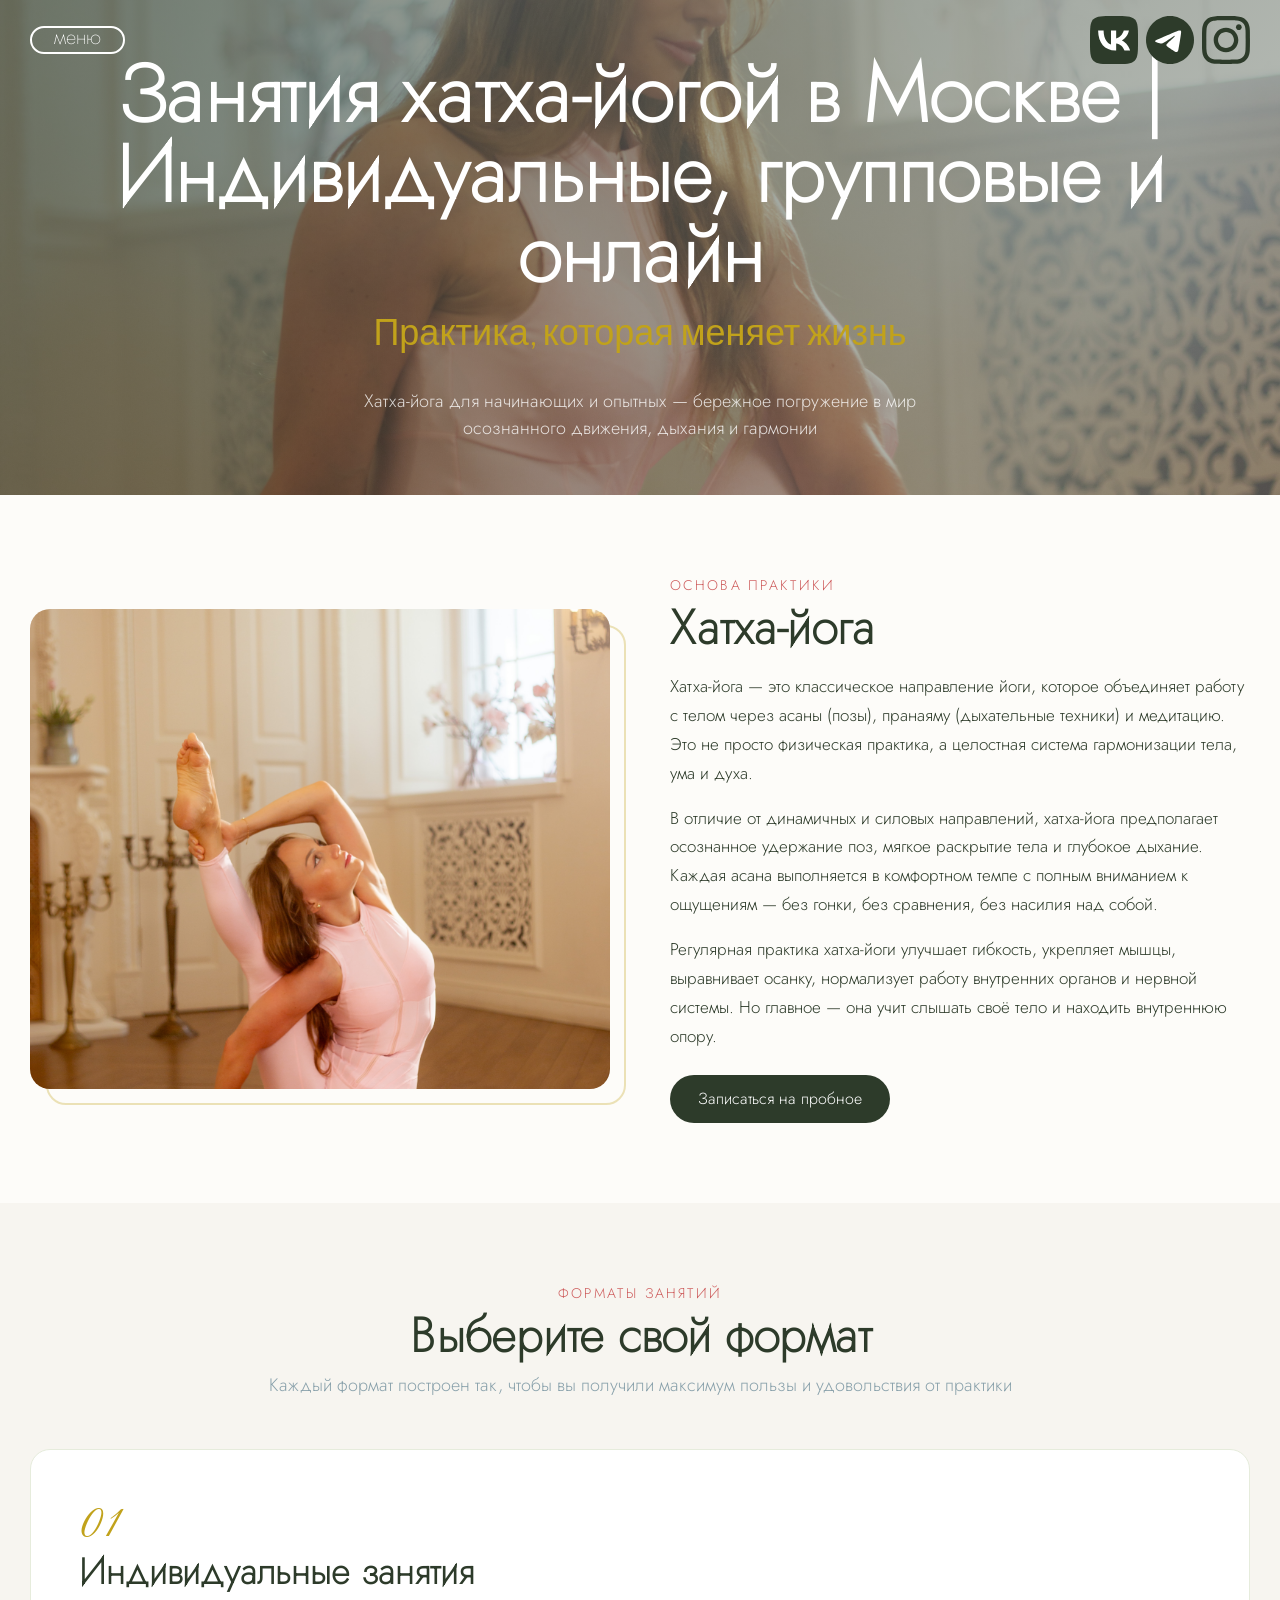
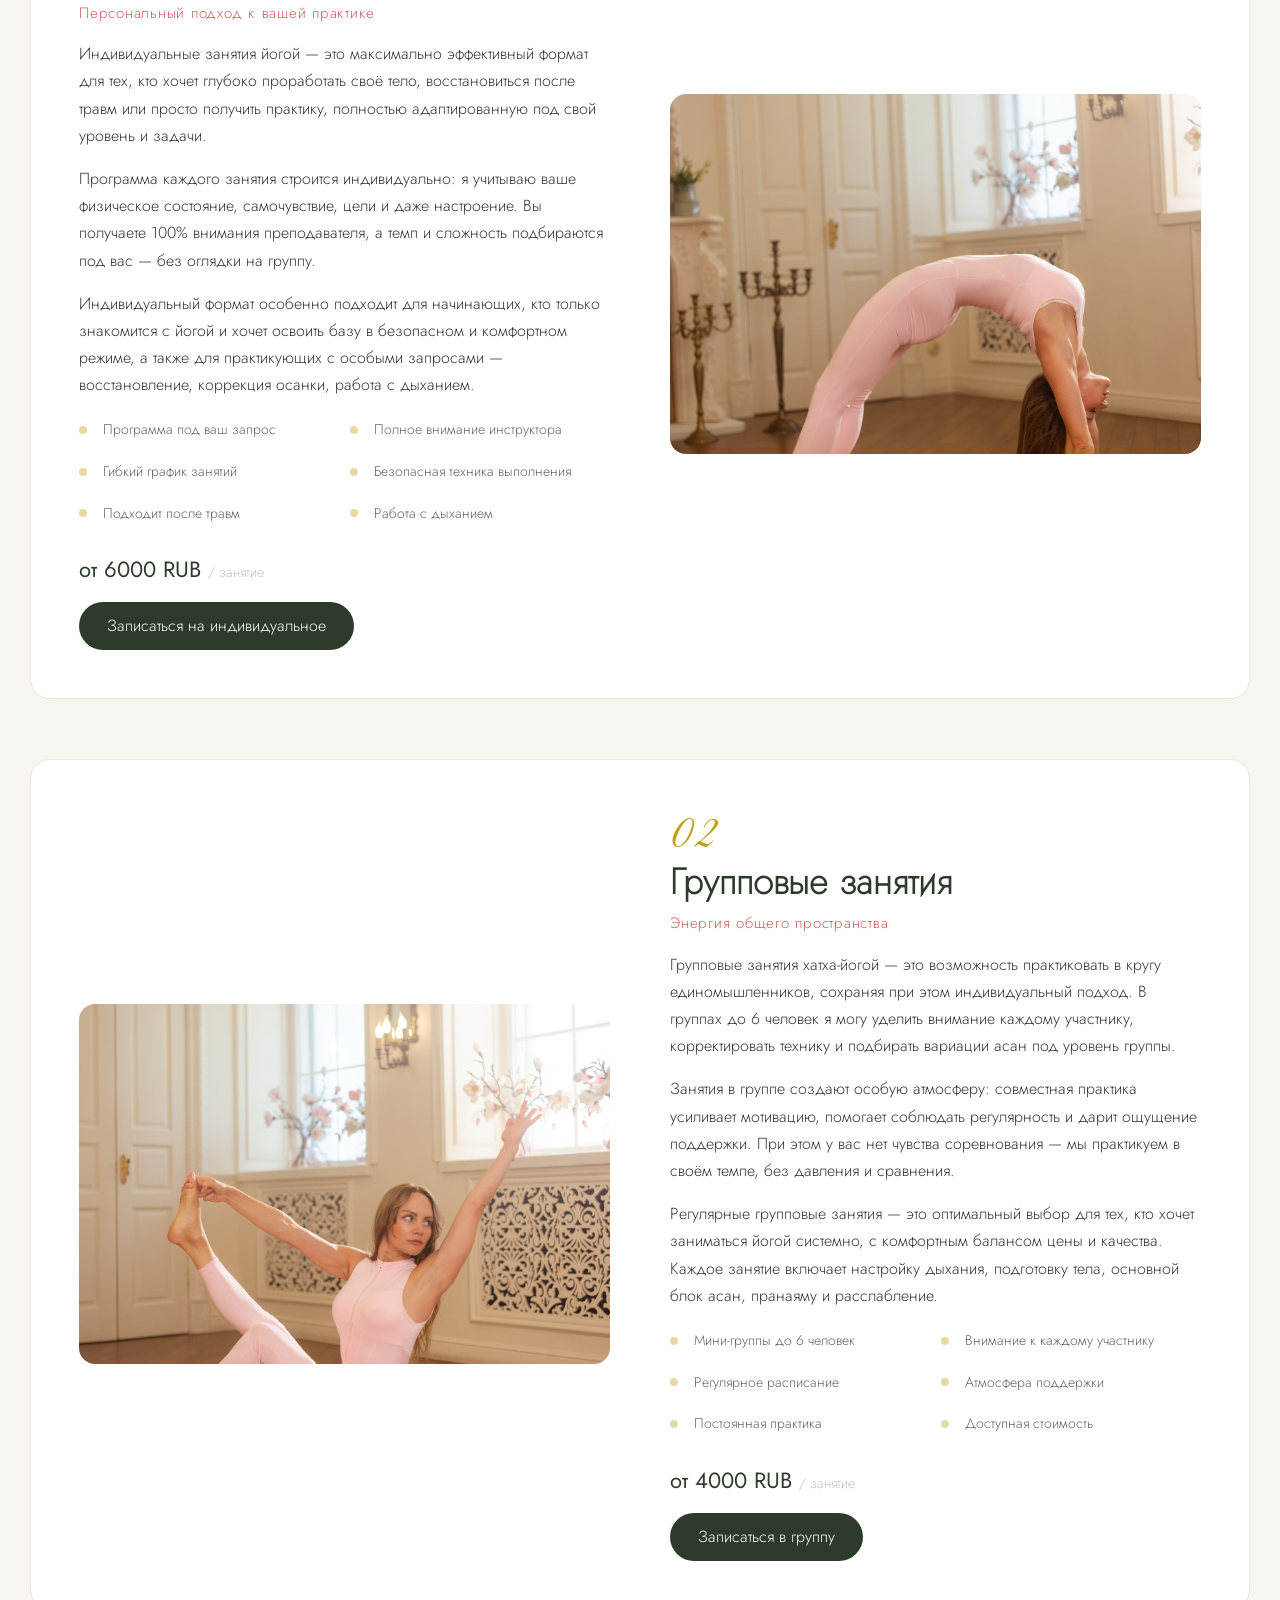
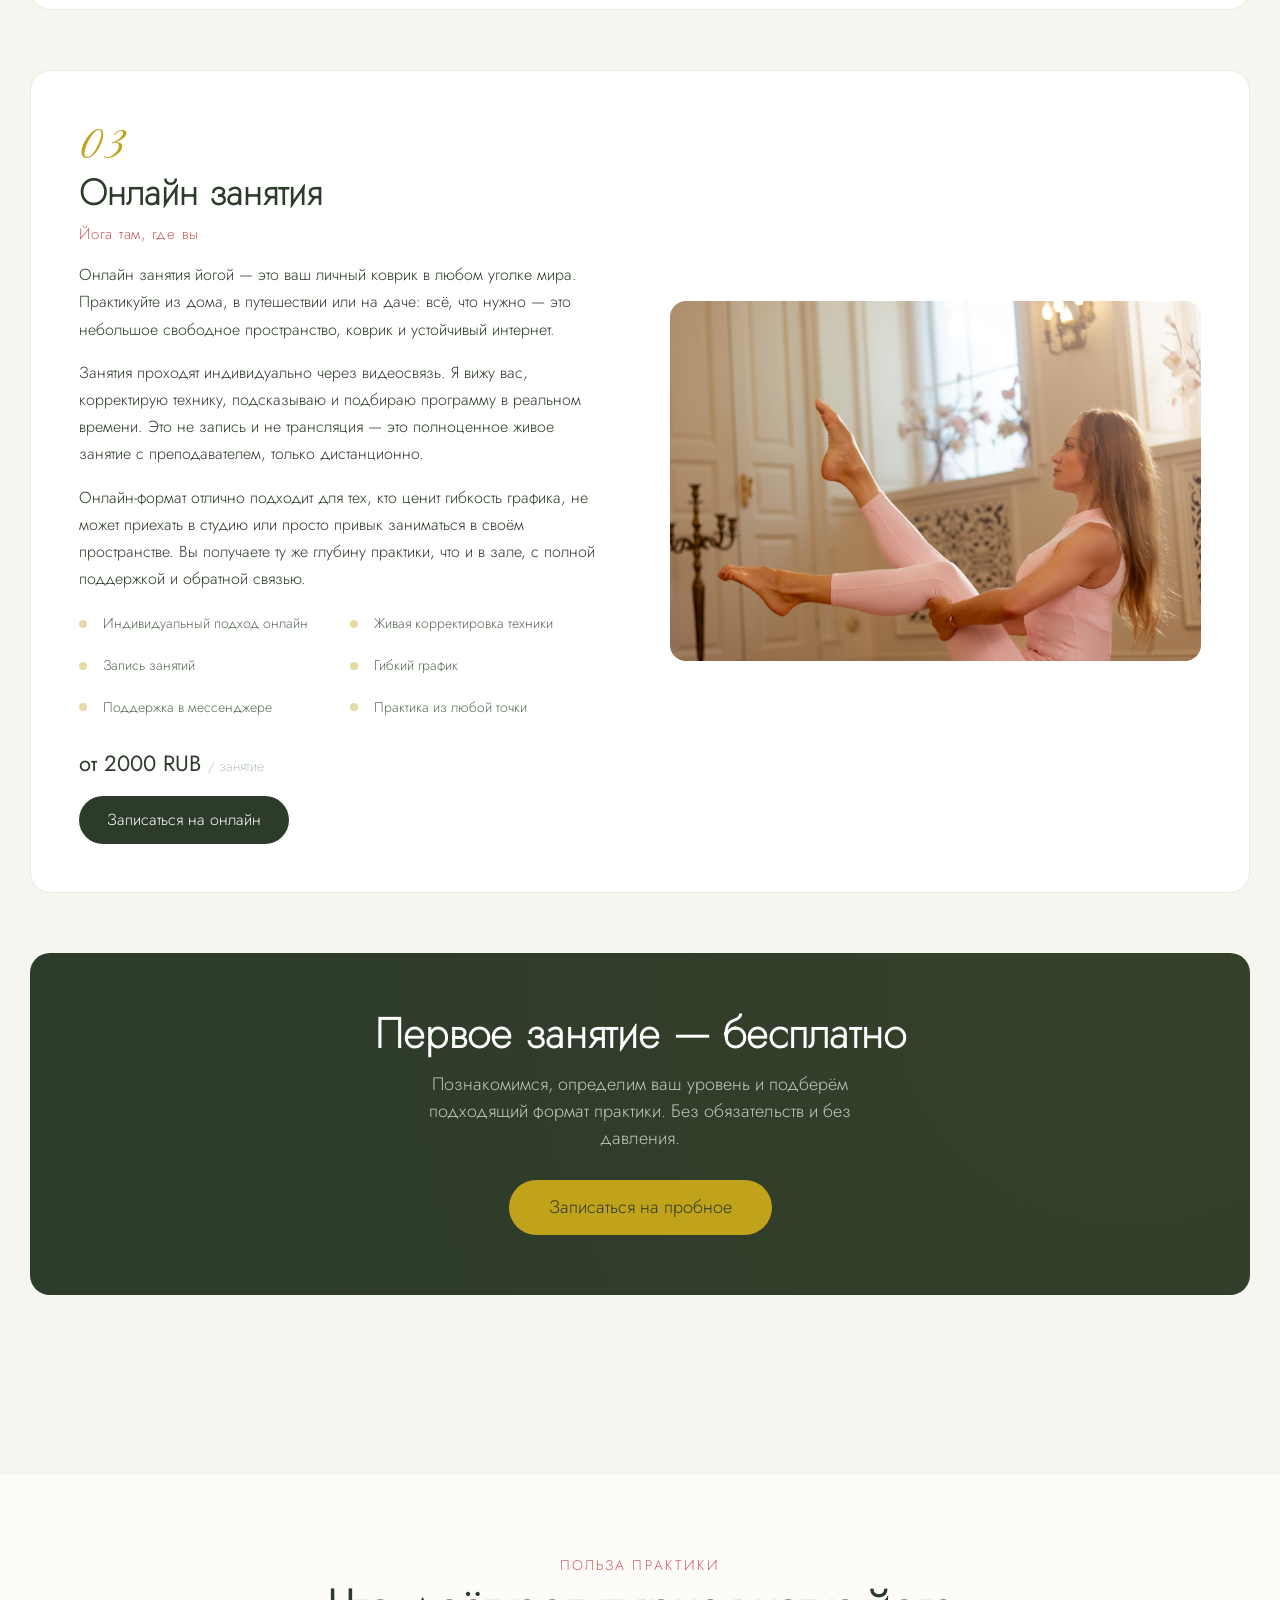
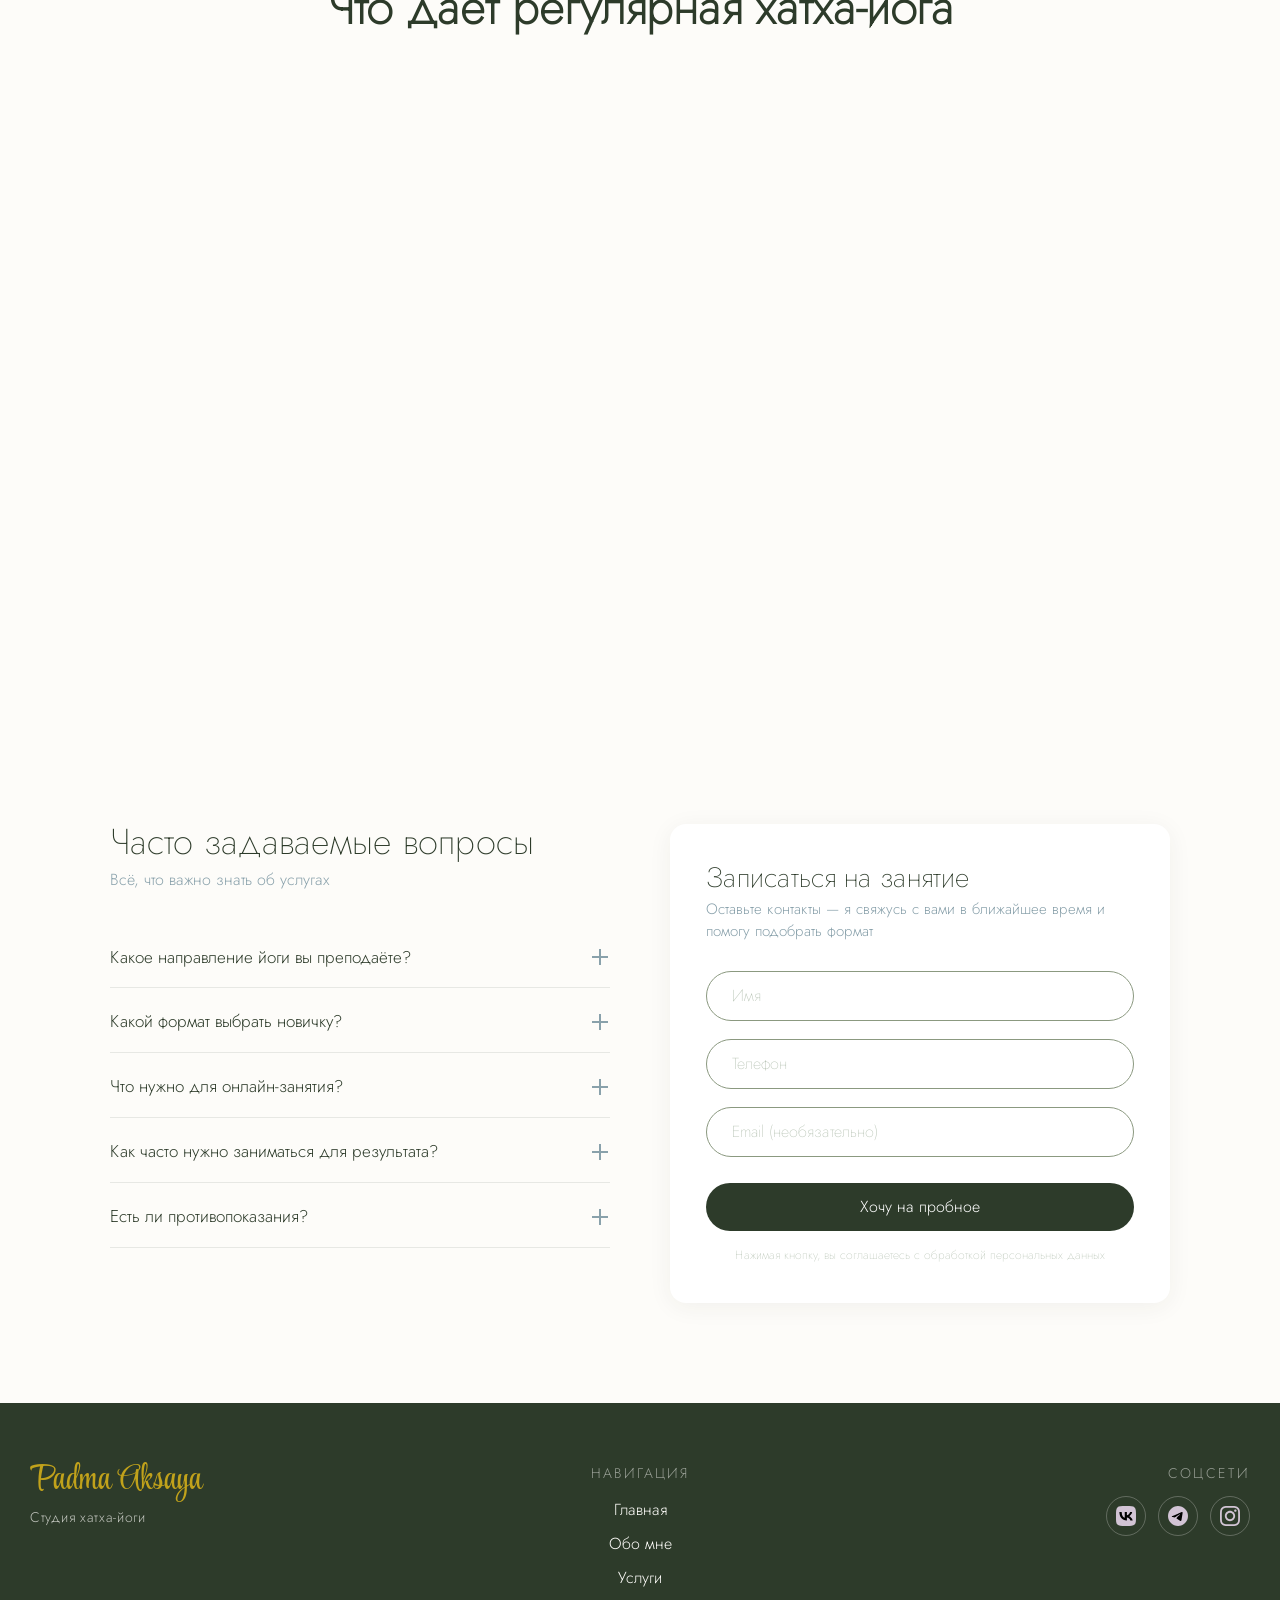
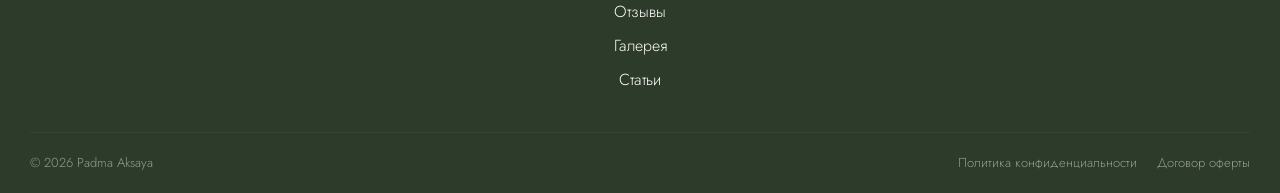
<file: pages/services.html>
<!DOCTYPE html>
<html lang="ru">
<head>
  <meta charset="UTF-8">
  <meta
    name="viewport"
    content="width=device-width, initial-scale=1.0"
  >
  <meta
    name="description"
    content="Хатха-йога в Москве — индивидуальные, групповые и онлайн занятия для начинающих и практикующих. Первое занятие бесплатно. Запишитесь на пробную практику."
  >
  <link rel="icon" type="image/x-icon" href="../assets/icons/fav/favicon.ico">
  <title>Занятия хатха-йогой в Москве | Индивидуальные, групповые и онлайн — Padma Aksaya</title>
  <meta
    property="og:title"
    content="Занятия хатха-йогой в Москве | Индивидуальные, групповые и онлайн — Padma Aksaya"
  >
  <meta
    property="og:description"
    content="Хатха-йога в Москве — индивидуальные, групповые и онлайн занятия для начинающих и практикующих. Первое занятие бесплатно. Запишитесь на пробную практику."
  >
  <meta
    property="og:url"
    content="https://padma-aksaya.com/pages/services.html"
  >
  <meta
    property="og:type"
    content="website"
  >
  <meta
    property="og:image"
    content="https://padma-aksaya.com/assets/images/hero/main_image_main-hero.jpg"
  >
  <meta
    property="og:locale"
    content="ru_RU"
  >
  <meta
    property="og:site_name"
    content="Padma Aksaya — Студия хатха-йоги"
  >
  <meta
    name="twitter:card"
    content="summary_large_image"
  >
  <meta
    name="twitter:title"
    content="Занятия хатха-йогой в Москве | Индивидуальные, групповые и онлайн — Padma Aksaya"
  >
  <meta
    name="twitter:description"
    content="Хатха-йога в Москве — индивидуальные, групповые и онлайн занятия для начинающих и практикующих. Первое занятие бесплатно. Запишитесь на пробную практику."
  >
  <meta
    name="twitter:image"
    content="https://padma-aksaya.com/assets/images/hero/main_image_main-hero.jpg"
  >
  <link
    rel="canonical"
    href="https://padma-aksaya.com/pages/services.html"
  >
  <link
    rel="stylesheet"
    href="../css/reset.css"
  >
  <link
    rel="stylesheet"
    href="../css/style.css"
  >
  <link
    rel="stylesheet"
    href="../css/form-faq-block.css"
  >
  <link
    rel="stylesheet"
    href="../css/modal.css"
  >
  <link
    rel="stylesheet"
    href="../css/footer.css"
  >
  <link
    rel="stylesheet"
    href="../css/services-page.css"
  >
  <script type="application/ld+json">
    {
      "@context": "https://schema.org",
      "@graph": [
        {
          "@type": "BreadcrumbList",
          "itemListElement": [
            {
              "@type": "ListItem",
              "position": 1,
              "name": "Главная",
              "item": "https://padma-aksaya.com"
            },
            {
              "@type": "ListItem",
              "position": 2,
              "name": "Услуги",
              "item": "https://padma-aksaya.com/pages/services.html"
            }
          ]
        },
        {
          "@type": "FAQPage",
          "mainEntity": [
            {
              "@type": "Question",
              "name": "Какое направление йоги вы преподаёте?",
              "acceptedAnswer": {
                "@type": "Answer",
                "text": "Основное направление — классическая хатха-йога. Это база, с которой стоит начинать знакомство с йогой. В практике мы используем асаны, дыхательные техники и элементы медитации."
              }
            },
            {
              "@type": "Question",
              "name": "Какой формат выбрать новичку?",
              "acceptedAnswer": {
                "@type": "Answer",
                "text": "Для первого знакомства отлично подойдёт индивидуальное занятие — мы спокойно разберём базу, определим ваш уровень и подберём комфортный темп."
              }
            },
            {
              "@type": "Question",
              "name": "Что нужно для онлайн-занятия?",
              "acceptedAnswer": {
                "@type": "Answer",
                "text": "Коврик, удобная одежда, устойчивый интернет и небольшое свободное пространство (примерно 2х2 метра). Камеру желательно включить — так я смогу корректировать вашу технику в реальном времени."
              }
            },
            {
              "@type": "Question",
              "name": "Как часто нужно заниматься для результата?",
              "acceptedAnswer": {
                "@type": "Answer",
                "text": "Оптимально — 2–3 раза в неделю. Это даёт устойчивый прогресс в гибкости, силе и самочувствии. Регулярность важнее интенсивности."
              }
            },
            {
              "@type": "Question",
              "name": "Есть ли противопоказания?",
              "acceptedAnswer": {
                "@type": "Answer",
                "text": "При серьёзных заболеваниях позвоночника, острых воспалениях, недавних операциях или беременности необходима консультация врача. Перед первым занятием я провожу опрос, чтобы учесть все особенности вашего здоровья."
              }
            }
          ]
        }
      ]
    }
  </script>
</head>
<body>

<!-- ===== HEADER ===== -->
<header class="header-hero font-heading">
  <div class="header__content container">
    <button class="menu__button white__button">
      <span class="menu__button-text">меню</span>
      <span class="hamburger-icon hidden">
        <span></span>
        <span></span>
        <span></span>
      </span>
    </button>
    <div class="nav-overlay"></div>
    <nav class="nav-menu">
      <div class="nav-menu__inner">
        <ul class="nav-menu__list">
          <li class="nav-menu__item hidden">
            <a
              href="../index.html"
              class="nav-menu__link"
            >Главная
            </a>
          </li>
          <li class="nav-menu__item hidden">
            <a
              href="about.html"
              class="nav-menu__link"
            >Обо мне
            </a>
          </li>
          <li class="nav-menu__item hidden">
            <a
              href="services.html"
              class="nav-menu__link"
            >Услуги
            </a>
          </li>
          <li class="nav-menu__item hidden">
            <a
              href="reviews.html"
              class="nav-menu__link"
            >Отзывы
            </a>
          </li>
          <li class="nav-menu__item hidden">
            <a
              href="gallery.html"
              class="nav-menu__link"
            >Галерея
            </a>
          </li>
          <li class="nav-menu__item hidden">
            <a
              href="blog.html"
              class="nav-menu__link"
            >Статьи
            </a>
          </li>
          <li class="nav-menu__item nav-menu__close hidden white__button">
            <span class="nav-menu__close-text">закрыть</span>
            <span class="nav-menu__close-icon"></span>
          </li>
        </ul>
      </div>
    </nav>
    <div class="header__social">
      <a
        href="#"
        target="_blank"
      >
        <img
          src="../assets/icons/vk.svg"
          alt="VK"
          class="vk"
        >
      </a>
      <a
        href="https://t.me/Istochnik_bitiya"
        target="_blank"
      >
        <img
          src="../assets/icons/tg.svg"
          alt="Telegram"
          class="vk"
        >
      </a>
      <a
        href="https://www.instagram.com/katarinkasum"
        target="_blank"
      >
        <img
          src="../assets/icons/insta.svg"
          alt="Instagram"
          class="vk"
        >
      </a>
    </div>
  </div>
</header>

<!-- ===== HERO ===== -->
<section class="services-hero">
  <img
    src="../assets/images/services-page/hatha_img_2_services-page.jpg"
    alt="Хатха-йога занятия"
    class="services-hero__bg"
  >
  <div class="services-hero__content">
    <h1 class="services-hero__title">Занятия хатха-йогой в Москве | Индивидуальные, групповые и онлайн</h1>
    <p class="services-hero__subtitle">Практика, которая меняет жизнь</p>
    <p class="services-hero__desc">Хатха-йога для начинающих и опытных — бережное погружение в мир осознанного движения, дыхания и гармонии</p>
  </div>
</section>

<main class="main">

  <!-- ===== HATHA YOGA INTRO ===== -->
  <section class="hatha-intro">
    <div class="container">
      <div class="hatha-intro__grid">
        <div class="hatha-intro__image-wrap">
          <img
            src="../assets/images/services-page/hatha_img_4_services-page.jpg"
            alt="Хатха-йога — гармония тела и духа"
            class="hatha-intro__image"
          
  loading="lazy">
          <div class="hatha-intro__image-deco"></div>
        </div>
        <div class="hatha-intro__info">
          <span class="hatha-intro__label">Основа практики</span>
          <h2 class="hatha-intro__title">Хатха-йога</h2>
          <p class="hatha-intro__text">Хатха-йога — это классическое направление йоги, которое объединяет работу с телом через асаны (позы), пранаяму (дыхательные техники) и медитацию. Это не просто физическая практика, а целостная система гармонизации тела, ума и духа.</p>
          <p class="hatha-intro__text">В отличие от динамичных и силовых направлений, хатха-йога предполагает осознанное удержание поз, мягкое раскрытие тела и глубокое дыхание. Каждая асана выполняется в комфортном темпе с полным вниманием к ощущениям — без гонки, без сравнения, без насилия над собой.</p>
          <p class="hatha-intro__text">Регулярная практика хатха-йоги улучшает гибкость, укрепляет мышцы, выравнивает осанку, нормализует работу внутренних органов и нервной системы. Но главное — она учит слышать своё тело и находить внутреннюю опору.</p>
          <button
            class="btn-primary"
            data-modal-trigger
          >Записаться на пробное
          </button>
        </div>
      </div>
    </div>
  </section>

  <!-- ===== SERVICES DETAIL ===== -->
  <section class="services-detail">
    <div class="container">
      <div class="services-detail__header">
        <span class="services-detail__label">Форматы занятий</span>
        <h2 class="services-detail__title">Выберите свой формат</h2>
        <p class="services-detail__subtitle">Каждый формат построен так, чтобы вы получили максимум пользы и удовольствия от практики</p>
      </div>

      <!-- Service 1: Individual -->
      <div class="service-full">
        <div class="service-full__info">
          <div class="service-full__number">01</div>
          <h3 class="service-full__title">Индивидуальные занятия</h3>
          <p class="service-full__tagline">Персональный подход к вашей практике</p>
          <p class="service-full__desc">Индивидуальные занятия йогой — это максимально эффективный формат для тех, кто хочет глубоко проработать своё тело, восстановиться после травм или просто получить практику, полностью адаптированную под свой уровень и задачи.</p>
          <p class="service-full__desc">Программа каждого занятия строится индивидуально: я учитываю ваше физическое состояние, самочувствие, цели и даже настроение. Вы получаете 100% внимания преподавателя, а темп и сложность подбираются под вас — без оглядки на группу.</p>
          <p class="service-full__desc">Индивидуальный формат особенно подходит для начинающих, кто только знакомится с йогой и хочет освоить базу в безопасном и комфортном режиме, а также для практикующих с особыми запросами — восстановление, коррекция осанки, работа с дыханием.</p>
          <ul class="service-full__features">
            <li>Программа под ваш запрос</li>
            <li>Полное внимание инструктора</li>
            <li>Гибкий график занятий</li>
            <li>Безопасная техника выполнения</li>
            <li>Подходит после травм</li>
            <li>Работа с дыханием</li>
          </ul>
          <p class="service-full__price">от 6000 RUB <span>/ занятие</span></p>
          <button
            class="btn-primary"
            data-modal-trigger
          >Записаться на индивидуальное
          </button>
        </div>
        <div class="service-full__visual">
          <img
            src="../assets/images/services-page/emotial-image-2_services-page.jpg"
            alt="Индивидуальное занятие йогой"
            class="service-full__visual-image"
          
  loading="lazy">
        </div>
      </div>

      <!-- Service 2: Group -->
      <div class="service-full service-full--reverse">
        <div class="service-full__info">
          <div class="service-full__number">02</div>
          <h3 class="service-full__title">Групповые занятия</h3>
          <p class="service-full__tagline">Энергия общего пространства</p>
          <p class="service-full__desc">Групповые занятия хатха-йогой — это возможность практиковать в кругу единомышленников, сохраняя при этом индивидуальный подход. В группах до 6 человек я могу уделить внимание каждому участнику, корректировать технику и подбирать вариации асан под уровень группы.</p>
          <p class="service-full__desc">Занятия в группе создают особую атмосферу: совместная практика усиливает мотивацию, помогает соблюдать регулярность и дарит ощущение поддержки. При этом у вас нет чувства соревнования — мы практикуем в своём темпе, без давления и сравнения.</p>
          <p class="service-full__desc">Регулярные групповые занятия — это оптимальный выбор для тех, кто хочет заниматься йогой системно, с комфортным балансом цены и качества. Каждое занятие включает настройку дыхания, подготовку тела, основной блок асан, пранаяму и расслабление.</p>
          <ul class="service-full__features">
            <li>Мини-группы до 6 человек</li>
            <li>Внимание к каждому участнику</li>
            <li>Регулярное расписание</li>
            <li>Атмосфера поддержки</li>
            <li>Постоянная практика</li>
            <li>Доступная стоимость</li>
          </ul>
          <p class="service-full__price">от 4000 RUB <span>/ занятие</span></p>
          <button
            class="btn-primary"
            data-modal-trigger
          >Записаться в группу
          </button>
        </div>
        <div class="service-full__visual">
          <img
            src="../assets/images/services-page/emotial-image-1_services-page.jpg"
            alt="Групповое занятие хатха-йогой"
            class="service-full__visual-image"
          
  loading="lazy">
        </div>
      </div>

      <!-- Service 3: Online -->
      <div class="service-full">
        <div class="service-full__info">
          <div class="service-full__number">03</div>
          <h3 class="service-full__title">Онлайн занятия</h3>
          <p class="service-full__tagline">Йога там, где вы</p>
          <p class="service-full__desc">Онлайн занятия йогой — это ваш личный коврик в любом уголке мира. Практикуйте из дома, в путешествии или на даче: всё, что нужно — это небольшое свободное пространство, коврик и устойчивый интернет.</p>
          <p class="service-full__desc">Занятия проходят индивидуально через видеосвязь. Я вижу вас, корректирую технику, подсказываю и подбираю программу в реальном времени. Это не запись и не трансляция — это полноценное живое занятие с преподавателем, только дистанционно.</p>
          <p class="service-full__desc">Онлайн-формат отлично подходит для тех, кто ценит гибкость графика, не может приехать в студию или просто привык заниматься в своём пространстве. Вы получаете ту же глубину практики, что и в зале, с полной поддержкой и обратной связью.</p>
          <ul class="service-full__features">
            <li>Индивидуальный подход онлайн</li>
            <li>Живая корректировка техники</li>
            <li>Запись занятий</li>
            <li>Гибкий график</li>
            <li>Поддержка в мессенджере</li>
            <li>Практика из любой точки</li>
          </ul>
          <p class="service-full__price">от 2000 RUB <span>/ занятие</span></p>
          <button
            class="btn-primary"
            data-modal-trigger
          >Записаться на онлайн
          </button>
        </div>
        <div class="service-full__visual">
          <img
            src="../assets/images/services-page/emotial-image-3_services-page.jpg"
            alt="Онлайн занятие йогой"
            class="service-full__visual-image"
          
  loading="lazy">
        </div>
      </div>

      <!-- CTA Banner -->
      <div class="services-cta">
        <h3 class="services-cta__title">Первое занятие — бесплатно</h3>
        <p class="services-cta__text">Познакомимся, определим ваш уровень и подберём подходящий формат практики. Без обязательств и без давления.</p>
        <button
          class="btn-primary"
          data-modal-trigger
        >Записаться на пробное
        </button>
      </div>

    </div>
  </section>

  <!-- ===== BENEFITS ===== -->
  <section class="benefits">
    <div class="container">
      <div class="benefits__header">
        <span class="benefits__label">Польза практики</span>
        <h2 class="benefits__title">Что даёт регулярная хатха-йога</h2>
      </div>
      <div class="benefits-grid">
        <div class="benefit-item">
          <div class="benefit-item__icon">
            <svg
              viewBox="0 0 28 28"
              fill="none"
            >
              <path
                d="M14 3C10.5 7 6 11 6 16c0 4.418 3.582 8 8 8s8-3.582 8-8c0-5-4.5-9-8-13z"
                stroke="#C1A21B"
                stroke-width="1.5"
              />
              <circle
                cx="14"
                cy="16"
                r="3"
                stroke="#C1A21B"
                stroke-width="1.2"
              />
            </svg>
          </div>
          <h3 class="benefit-item__title">Гибкость и подвижность</h3>
          <p class="benefit-item__desc">Мягкое раскрытие суставов и позвоночника, улучшение эластичности мышц и связок без боли и насилия</p>
        </div>
        <div class="benefit-item">
          <div class="benefit-item__icon">
            <svg
              viewBox="0 0 28 28"
              fill="none"
            >
              <path
                d="M14 4v20M4 14h20"
                stroke="#C1A21B"
                stroke-width="1.5"
                stroke-linejoin="round"
              />
              <path
                d="M8 8l12 12M20 8l-12 12"
                stroke="#C1A21B"
                stroke-width="1.5"
                stroke-linejoin="round"
              />
            </svg>
          </div>
          <h3 class="benefit-item__title">Укрепление мышц</h3>
          <p class="benefit-item__desc">Глубокое укрепление мышечного корсета, особенно мышц спины, пресса и тазового дна через статические и динамические асаны</p>
        </div>
        <div class="benefit-item">
          <div class="benefit-item__icon">
            <svg
              viewBox="0 0 28 28"
              fill="none"
            >
              <path
                d="M14 2C7.373 2 2 7.373 2 14s5.373 12 12 12 12-5.373 12-12S20.627 2 14 2z"
                stroke="#C1A21B"
                stroke-width="1.5"
              />
              <path
                d="M14 8v6l4 4"
                stroke="#C1A21B"
                stroke-width="1.5"
                stroke-linecap="round"
              />
            </svg>
          </div>
          <h3 class="benefit-item__title">Осанка и здоровье спины</h3>
          <p class="benefit-item__desc">Выравнивание позвоночника, снятие мышечных зажимов и зажимов в грудном и поясничном отделах, профилактика сколиоза</p>
        </div>
        <div class="benefit-item">
          <div class="benefit-item__icon">
            <svg
              viewBox="0 0 28 28"
              fill="none"
            >
              <path
                d="M14 2C9 6 4 10 4 16c0 5.523 4.477 10 10 10s10-4.477 10-10c0-6-5-10-10-14z"
                stroke="#C1A21B"
                stroke-width="1.5"
              />
              <path
                d="M10 13l3 3 5-5"
                stroke="#C1A21B"
                stroke-width="1.5"
                stroke-linecap="round"
                stroke-linejoin="round"
              />
            </svg>
          </div>
          <h3 class="benefit-item__title">Снижение стресса</h3>
          <p class="benefit-item__desc">Гармонизация нервной системы через дыхательные практики и осознанное движение, снижение уровня кортизола и тревожности</p>
        </div>
        <div class="benefit-item">
          <div class="benefit-item__icon">
            <svg
              viewBox="0 0 28 28"
              fill="none"
            >
              <path
                d="M14 2v24M2 14h24"
                stroke="#C1A21B"
                stroke-width="1.5"
                stroke-dasharray="4 3"
              />
              <circle
                cx="14"
                cy="14"
                r="6"
                stroke="#C1A21B"
                stroke-width="1.5"
              />
            </svg>
          </div>
          <h3 class="benefit-item__title">Дыхание и энергия</h3>
          <p class="benefit-item__desc">Освоение пранаямы — дыхательных техник, которые наполняют энергией, улучшают концентрацию и помогают управлять своим состоянием</p>
        </div>
        <div class="benefit-item">
          <div class="benefit-item__icon">
            <svg
              viewBox="0 0 28 28"
              fill="none"
            >
              <circle
                cx="14"
                cy="10"
                r="4"
                stroke="#C1A21B"
                stroke-width="1.5"
              />
              <path
                d="M6 24c0-4.418 3.582-8 8-8s8 3.582 8 8"
                stroke="#C1A21B"
                stroke-width="1.5"
              />
              <path
                d="M14 18l-3 3 3 3 3-3-3-3z"
                fill="#C1A21B"
              />
            </svg>
          </div>
          <h3 class="benefit-item__title">Внутренняя опора</h3>
          <p class="benefit-item__desc">Формирование устойчивого внутреннего состояния, спокойствия, уверенности и принятия себя через регулярную практику</p>
        </div>
      </div>
    </div>
  </section>

  <!-- ===== CTA + FAQ ===== -->
  <section class="section-form-faq">
    <div class="form-faq__grid">

      <!-- FAQ -->
      <div class="faq-block">
        <h2 class="faq__title font-heading">Часто задаваемые вопросы</h2>
        <p class="faq__subtitle">Всё, что важно знать об услугах</p>
        <div class="faq-list">
          <div class="faq-item">
            <button class="faq-question">
              Какое направление йоги вы преподаёте?
              <span class="faq-icon"></span>
            </button>
            <div class="faq-answer">
              <p>Основное направление — классическая хатха-йога. Это база, с которой стоит начинать знакомство с йогой. В практике мы используем асаны, дыхательные техники и элементы медитации.</p>
            </div>
          </div>
          <div class="faq-item">
            <button class="faq-question">
              Какой формат выбрать новичку?
              <span class="faq-icon"></span>
            </button>
            <div class="faq-answer">
              <p>Для первого знакомства отлично подойдёт индивидуальное занятие — мы спокойно разберём базу, определим ваш уровень и подберём комфортный темп. Если хотите заниматься регулярно и с поддержкой группы — выбирайте групповой формат.</p>
            </div>
          </div>
          <div class="faq-item">
            <button class="faq-question">
              Что нужно для онлайн-занятия?
              <span class="faq-icon"></span>
            </button>
            <div class="faq-answer">
              <p>Коврик, удобная одежда, устойчивый интернет и небольшое свободное пространство (примерно 2х2 метра). Камеру желательно включить — так я смогу корректировать вашу технику в реальном времени.</p>
            </div>
          </div>
          <div class="faq-item">
            <button class="faq-question">
              Как часто нужно заниматься для результата?
              <span class="faq-icon"></span>
            </button>
            <div class="faq-answer">
              <p>Оптимально — 2–3 раза в неделю. Это даёт устойчивый прогресс в гибкости, силе и самочувствии. Регулярность важнее интенсивности: лучше заниматься дважды в неделю регулярно, чем раз в месяц по два часа.</p>
            </div>
          </div>
          <div class="faq-item">
            <button class="faq-question">
              Есть ли противопоказания?
              <span class="faq-icon"></span>
            </button>
            <div class="faq-answer">
              <p>При серьёзных заболеваниях позвоночника, острых воспалениях, недавних операциях или беременности необходима консультация врача. Перед первым занятием я провожу опрос, чтобы учесть все особенности вашего здоровья и подобрать безопасную практику.</p>
            </div>
          </div>
        </div>
      </div>

      <!-- Form -->
      <div class="form-block">
        <h3 class="form__title font-heading">Записаться на занятие</h3>
        <p class="form__subtitle">Оставьте контакты — я свяжусь с вами в ближайшее время и помогу подобрать формат</p>
        <form
          action=""
          novalidate
        >
          <div class="form-group">
            <input
              class="form-input input-pill"
              type="text"
              placeholder="Имя"
              required
            >
          </div>
          <div class="form-group">
            <input
              class="form-input input-pill"
              type="tel"
              placeholder="Телефон"
              required
            >
          </div>
          <div class="form-group">
            <input
              class="form-input input-pill"
              type="email"
              placeholder="Email (необязательно)"
            >
          </div>
          <button
            class="form-submit btn-primary"
            type="submit"
          >Хочу на пробное
          </button>
        </form>
        <p class="form-note font-heading">Нажимая кнопку, вы соглашаетесь с обработкой персональных данных</p>
      </div>

    </div>
  </section>

</main>

<!-- ===== FOOTER ===== -->
<footer class="footer">
  <div class="footer__inner container">
    <div class="footer__grid">
      <div class="footer__brand">
        <span class="footer__logo">Padma Aksaya</span>
        <span class="footer__tagline">Студия хатха-йоги</span>
      </div>
      <nav class="footer__nav">
        <span class="footer__nav-title">Навигация</span>
        <a
          href="../index.html"
          class="footer__nav-link"
        >Главная
        </a>
        <a
          href="about.html"
          class="footer__nav-link"
        >Обо мне
        </a>
        <a
          href="services.html"
          class="footer__nav-link"
        >Услуги
        </a>
        <a
          href="reviews.html"
          class="footer__nav-link"
        >Отзывы
        </a>
        <a
          href="gallery.html"
          class="footer__nav-link"
        >Галерея
        </a>
        <a
          href="blog.html"
          class="footer__nav-link"
        >Статьи
        </a>
      </nav>
      <div class="footer__social">
        <span class="footer__social-title">Соцсети</span>
        <div class="footer__social-icons">
          <a
            href="#"
            class="footer__social-link"
          >
            <img
              src="../assets/icons/vk.svg"
              alt="VK"
            >
          </a>
          <a
            href="https://t.me/Istochnik_bitiya"
            class="footer__social-link"
          >
            <img
              src="../assets/icons/tg.svg"
              alt="Telegram"
            >
          </a>
          <a
            href="https://www.instagram.com/katarinkasum"
            class="footer__social-link"
          >
            <img
              src="../assets/icons/insta.svg"
              alt="Instagram"
            >
          </a>
        </div>
      </div>
    </div>
    <div class="footer__bottom">
      <span>&copy; 2026 Padma Aksaya</span>
      <div class="footer__bottom-links">
        <a
          href="#"
          class="footer__bottom-link"
        >Политика конфиденциальности
        </a>
        <a
          href="#"
          class="footer__bottom-link"
        >Договор оферты
        </a>
      </div>
    </div>
  </div>
</footer>

<!-- ===== SCRIPTS ===== -->
<script src="../js/main.js"></script>
<script src="../js/services-page.js"></script>

<!-- ===== MODAL ===== -->
<div
  class="modal-overlay"
  id="form-modal"
>
  <div class="modal">
    <button
      class="modal__close"
      aria-label="Закрыть"
    >&times;
    </button>
    <div class="form-block modal__form">
      <h3 class="form__title font-heading">Записаться на занятие</h3>
      <p class="form__subtitle">Оставьте контакты — я свяжусь с вами в ближайшее время</p>
      <form
        action=""
        novalidate
      >
        <div class="form-group">
          <input
            class="form-input input-pill"
            type="text"
            placeholder="Имя"
            required
          >
        </div>
        <div class="form-group">
          <input
            class="form-input input-pill"
            type="tel"
            placeholder="Телефон"
            required
          >
        </div>
        <div class="form-group">
          <input
            class="form-input input-pill"
            type="email"
            placeholder="Email (необязательно)"
          >
        </div>
        <button
          class="form-submit btn-primary"
          type="submit"
        >Отправить
        </button>
      </form>
      <p class="form-note font-heading">Нажимая кнопку, вы соглашаетесь с обработкой персональных данных</p>
    </div>
  </div>
</div>
</body>
</html>
</file>
<file: css/style.css>
/* ========================================
   Студия Йоги — Main Stylesheet
   ======================================== */

/* Fonts */
@font-face {
  font-family: Jost Medium;
  src: url("../assets/fonts/jost.woff2");
  font-weight: 400;
}

@font-face {
  font-family: Jost Light;
  src: url("../assets/fonts/jost.woff2");
  font-weight: 300;
}

@font-face {
  font-family: Jost ExtraLight;
  src: url("../assets/fonts/jost.woff2");
  font-weight: 200;
}

@font-face {
  font-family: StyleScriptRegular;
  src: url("../assets/fonts/StyleScript-Regular.woff2");
  font-weight: 200;
}

@font-face {
  font-family: GoodVibesCyr;
  src: url("../assets/fonts/GoodVibesCyr.woff2");
  font-weight: 200;
}

body {
  font-family: Jost Light, sans-serif;
  background-color: #FDFCF9;
  scroll-behavior: smooth;
}

/* Variables */

/* Base */
.container {
  max-width: 1240px;
  width: 100%;
  position: relative;
  margin: 0 auto;
  padding: 0 10px;
}

.container-w-o-padding {
  max-width: 1240px;
  width: 100%;
  position: relative;
  margin: 0 auto;
}

@media (max-width: 1240px) {
  .container {
    max-width: 900px;
  }

  .container-w-o-padding {
    max-width: 900px;
  }
}

@media (max-width: 900px) {
  .container {
    max-width: 768px;
  }

  .container-w-o-padding {
    max-width: 768px;
  }
}

@media (max-width: 768px) {
  .container {
    max-width: 450px;
  }

  .container-w-o-padding {
    max-width: 450px;
  }
}

@media (max-width: 460px) {
  .container {
    max-width: 390px;
  }

  .container-w-o-padding {
    max-width: 390px;
  }
}

@media (max-width: 400px) {
  .container {
    max-width: 370px;
  }

  .container-w-o-padding {
    max-width: 370px;
  }
}

@media (max-width: 360px) {
  .container {
    max-width: 320px;
  }

  .container-w-o-padding {
    max-width: 320px;
  }
}

.head {
  text-align: center;
  font-family: Jost Light, sans-serif;
  font-size: 40px;
  padding-bottom: 20px;
  font-weight: 200;
}

.head__cursive {
  font-family: StyleScriptRegular, sans-serif;
  font-size: 150px;
  text-align: center;
  color: #2D3B2A;
}

@media (max-width: 768px) {
  .head__cursive {
    font-size: 80px;
  }
}

/* ========================================
   Unified Font Variants
   ======================================== */

.font-heading {
  font-family: Jost ExtraLight, sans-serif;
  line-height: 100%;
  font-weight: 200;

}

.font-desc {
  font-family: Jost Light, sans-serif;
  line-height: 100%;
  font-weight: 200;

}

.font-body {
  font-family: Jost Light, sans-serif;
  line-height: 100%;
  font-weight: 200;

}

/* ========================================
   Unified Input Variant
   ======================================== */

.input-pill {
  border-radius: 25px;
  border: 1px solid #8B9980;
  padding: 12px 25px;
  font-family: Jost Light, sans-serif;
  font-size: 16px;
  color: #2D3B2A;
  outline: none;
  transition: border-color .3s ease;
}

.input-pill::placeholder {
  color: #b8c4b5;
  font-family: Jost ExtraLight, sans-serif;
}

.input-pill:focus {
  border-color: #2D3B2A;
}

/* ========================================
   Unified Button Variants
   ======================================== */

.btn-primary {
  background-color: #2D3B2A;
  color: #fff;
  border: none;
  border-radius: 30px;
  padding: 12px 28px;
  font-family: Jost Light, sans-serif;
  font-size: 16px;
  cursor: pointer;
  transition: background-color .3s ease, transform .2s ease;
}

.btn-primary:hover {
  background-color: #3a4d36;
  transform: translateY(-1px);
}

.btn-pill {
  background: rgba(137, 161, 171, 0.3);
  border: none;
  border-radius: 30px;
  padding: 10px 28px;
  font-family: Jost Light, sans-serif;
  font-size: 16px;
  color: #2D3B2A;
  cursor: pointer;
  transition: background 0.3s ease, color 0.3s ease;
}

.btn-pill:hover {
  background: rgba(137, 161, 171, 0.5);
}

.btn-outline {
  display: inline-flex;
  align-items: center;
  justify-content: center;
  background: transparent;
  color: #2D3B2A;
  border: 1px solid #2D3B2A;
  border-radius: 30px;
  padding: 14px 40px 16px;
  font-family: Jost Light, sans-serif;
  font-size: 20px;
  letter-spacing: 0.05em;
  text-decoration: none;
  transition: background 0.4s ease, color 0.4s ease, transform 0.3s ease;
  cursor: pointer;
}

.btn-outline:hover {
  background: #2D3B2A;
  color: #fff;
  transform: translateY(-2px);
}

/* Layout */

/* Components */

/* Pages */

/*HEADER*/
.header-hero {
  width: 100%;
  position: absolute;
  top: 0;
  left: 0;
  height: 80px;

  font-size: 20px;
  color: white;

  display: flex;
}

.header__social {
  display: flex;
  gap: 8px;
  position: absolute;
  top: 16px;
  right: 10px;
  z-index: 2;
}

.vk {
  transition: transform .4s ease;
  cursor: pointer;
}

.vk:hover {
  transform: translateY(-5px);
}

.menu__button {
  position: absolute;

  left: 0px;
  top: 26px;
  z-index: 2;
  transition: opacity .3s ease, transform .5s ease;
}

.white__button {
  color: white;
  display: inline-flex;
  border: 2px solid white;
  border-radius: 30px;
  padding: 0px 22px 4px 22px;
  position: relative;
  overflow: hidden;

  align-items: center;
  justify-content: center;


  background: transparent;

  cursor: pointer;

  transition: color .4s ease,
  transform .3s ease;

  z-index: 2;
}

.white__button::before {
  content: '';

  position: absolute;
  inset: 0;

  background: white;

  transform: translateX(-101%);
  transition: transform .4s ease;

  z-index: -1;
}

.white__button:hover {
  color: black;
  transform: translateY(-2px);
}

.white__button:hover::before {
  transform: translateX(0);
}

.menu__button.hidden {
  opacity: 0;
  transform: scale(0);
}

.nav-menu {
  position: absolute;
  left: 0px;
  top: 26px;
  color: white;
}

.white__button:hover {

}

.nav-menu__list {

  display: flex;
  align-items: center;
  font-size: 20px;
  font-family: Jost ExtraLight, sans-serif;
  gap: 1em;
}

.nav-menu__item {
  z-index: 1;
  transition: transform .5s ease, opacity .3s ease;
  cursor: pointer;
  position: relative;
}

.nav-menu__item:not(:last-child)::after {
  content: '';
  color: white;
  background: white;
  position: absolute;
  height: 2px;
  width: 100%;
  bottom: 0px;
  left: 0;
  transform: scaleX(0);
  transform-origin: left;
  transition: transform .5s ease;
}

.nav-menu__item:hover::after {
  transform: scaleX(1);
}


.nav-menu__close {
  border: 2px solid white;
  border-radius: 30px;
  padding: 0px 22px 4px 22px;
  transition: transform .5s ease .5s, opacity .3s ease;

}

.nav-menu__item:nth-child(1).hidden {
  transform: translateX(0);
  opacity: 0;
}

.nav-menu__item:nth-child(2).hidden {
  transform: translateX(-130px);
  opacity: 0;
}

.nav-menu__item:nth-child(3).hidden {
  transform: translateX(-240px);
  opacity: 0;
}

.nav-menu__item:nth-child(4).hidden {
  transform: translateX(-340px);
  opacity: 0;
}

.nav-menu__item:nth-child(5).hidden {
  transform: translateX(-470px);
  opacity: 0;
}

.nav-menu__item:nth-child(6).hidden {
  transform: translateX(-580px);
  opacity: 0;
}

.nav-menu__item:nth-child(7).hidden {
  /*transform: translateX(-680px);*/
  opacity: 0;
}

@media (max-width: 1240px) {

}

@media (max-width: 900px) {
  .header-hero {
    font-size: 16px;
  }

  .nav-menu__list {
    font-size: 16px;
  }
}

@media (max-width: 768px) {
  /* Mobile navigation */
  .menu__button-text {
    display: none;
  }

  .menu__button {
    width: 44px;
    height: 44px;
    padding: 0;
    border: 2px solid white;
    border-radius: 50%;
    display: flex;
    align-items: center;
    justify-content: center;
    background: transparent;
    top: 18px;
    left: 10px;
    z-index: 100;
  }

  .hamburger-icon {
    display: flex;
    flex-direction: column;
    gap: 5px;
    width: 20px;
  }

  .hamburger-icon span {
    display: block;
    width: 100%;
    height: 2px;
    background: white;
    border-radius: 1px;
    transition: transform .3s ease, opacity .3s ease;
  }

  .nav-overlay {
    position: fixed;
    inset: 0;
    background: rgba(0, 0, 0, 0.5);
    z-index: 98;
    opacity: 0;
    pointer-events: none;
    transition: opacity .3s ease;
  }

  .nav-overlay.open {
    opacity: 1;
    pointer-events: auto;
  }

  .nav-menu {
    position: fixed;
    top: 0;
    left: 0;
    width: 280px;
    height: 100vh;
    background: rgba(20, 20, 20, 0.97);
    z-index: 99;
    transform: translateX(-100%);
    transition: transform .3s ease;
    padding: 80px 30px 30px;
  }

  .nav-menu.open {
    transform: translateX(0);
  }

  .nav-menu__list {
    flex-direction: column;
    align-items: flex-start;
    gap: 24px;
    font-size: 18px;
  }

  .nav-menu__item.hidden {
    transform: translateX(0) !important;
    opacity: 1 !important;
  }

  .nav-menu__item::after {
    display: none;
  }

  .nav-menu__close {
    position: absolute;
    top: 20px;
    right: 20px;
    left: auto;
    width: 40px;
    height: 40px;
    padding: 0;
    display: flex;
    align-items: center;
    justify-content: center;
    border-radius: 50%;
    border: 2px solid white;
    background: transparent;
    cursor: pointer;
  }

  .nav-menu__close-text {
    display: none;
  }

  .nav-menu__close-icon {
    display: block;
    width: 18px;
    height: 18px;
    position: relative;
  }

  .nav-menu__close-icon::before,
  .nav-menu__close-icon::after {
    content: '';
    position: absolute;
    top: 50%;
    left: 50%;
    width: 18px;
    height: 2px;
    background: white;
    border-radius: 1px;
  }

  .nav-menu__close-icon::before {
    transform: translate(-50%, -50%) rotate(45deg);
  }

  .nav-menu__close-icon::after {
    transform: translate(-50%, -50%) rotate(-45deg);
  }

  .nav-menu__close::before {
    display: none;
  }

  .header__social {
    z-index: 2;
  }
}


.menu__button-text {
  white-space: nowrap;
}

/*HEADER END*/


.hero {
  display: block;
  /*position: relative;*/
  color: white;
}

.main__name {
  font-family: Jost Medium, sans-serif;
  text-align: center;
  width: 100%;
  font-size: 175px;
  position: absolute;
  color: white;
  left: 50%;
  top: 392px;
  transform: translate(-50%, 0);
}

.main__image {
  width: 1920px;
  max-width: 1920px;
  margin-left: calc(50% - 960px);
  /*height: 100vh;*/
  /*object-fit: cover;*/
  filter: brightness(.6);
}

.hero {
  overflow: hidden;
  position: relative;
}

.hero__content {
  position: absolute;
  height: 100%;
  top: 0;
  left: 50%;
  transform: translateX(-50%);
}

.hero__point {
  font-family: Jost ExtraLight, sans-serif;
  font-size: 50px;
  position: absolute;

}

.first__point {
  top: 374px;
  left: 5px;
}

.second__point {
  top: 374px;
  right: 5px;
}

.hero__desc-but-block {
  display: flex;
  gap: 16px;
}

.hero__desc {
  display: flex;
  position: absolute;
  top: 620px;
  gap: 12px;
}

.hero__desc-text {
  font-family: Jost ExtraLight, sans-serif;
  font-size: 20px;
  line-height: 100%;
}
.h1{
  font-family: Jost ExtraLight, sans-serif;
  font-size: 20px;
  line-height: 100%;
  font-weight: 500;
  display: inline-block;
}
.hero__desc-but {
  border-radius: 40px;
  background-color: white;
  color: black;
  font-family: Jost Light, sans-serif;
  padding: 12px 22px 12px 22px;
}

.hero__video-but {
  font-family: Jost Light, sans-serif;
  display: flex;
  gap: 13px;
  padding: 0 15px 0 10px;
}

.play__icon {

}

.play__icon circle {
  transition: stroke .5s ease;
}

.play__icon path {
  transition: fill .5s ease;
}

.hero__video-btn-mobile {
  display: none;
}

.hero__video-but:hover .play__icon circle {
  stroke: black;
}

.hero__video-but:hover .play__icon path {
  fill: black;
}


/* Media Queries */

@media (max-width: 1240px) {
  .main__name {
    font-size: 127px;
  }

  .first__point {
    font-size: 30px;
  }

  .second__point {
    font-size: 30px;
  }

  .hero__desc {
    top: 550px;

  }

  .hero__desc-but-block {
    /*display: flex;*/
    /*flex-direction: column;*/
    /*justify-content: center;*/
    /*align-items: flex-start;*/
    /*gap: 16px;*/
  }

  .hero__desc-but {
    font-size: 16px;
  }

  .hero__video-but {
    font-size: 16px;
    padding: 6px 12px 6px 12px;
    border-radius: 50px;
    gap: 3px;
  }

  .play__icon {
    width: 30px;
  }
}

@media (max-width: 900px) {
  .main__name {
    font-size: 107px;
  }

  .first__point {
    font-size: 30px;
  }

  .second__point {
    font-size: 30px;
  }

  .hero__desc {
    top: 520px;
  }

  .hero__desc-but-block {

  }

  .hero__desc-but {
    font-size: 16px;
  }

  .hero__video-but {
    font-size: 16px;
    padding: 6px 12px 6px 12px;
    border-radius: 50px;
    gap: 3px;
  }

  .play__icon {
    width: 30px;
  }
}

@media (max-width: 768px) {
  .main__name {
    font-size: 63px;
  }

  .first__point {
    font-size: 22px;
    top: 370px;
  }

  .second__point {
    font-size: 22px;
    top: 370px;
  }

  .hero__desc {
    top: 480px;
  }

  .hero__desc-text {
    font-family: Jost ExtraLight, sans-serif;
    font-size: 16px;
    line-height: 100%;
  }

  .hero__desc-but-block {
    flex-direction: column;
  }

  .hero__desc-but {
    font-size: 14px;
    padding: 12px 12px 12px 12px;
    width: 160px;
    height: 56px;
  }

  .hero__video-but {
    font-size: 14px;
    padding: 6px 12px 6px 12px;
    border-radius: 50px;
    gap: 3px;
    width: 160px;
    height: 56px;
    display: none
  }

  .play__icon {
    width: 30px;
  }

  .hero__video-btn-mobile {
    display: flex;
    align-items: center;
    justify-content: center;
    position: absolute;
    top: 300px;
    left: 0;
    width: 52px;
    height: 52px;
    border-radius: 50%;
    border: 1.5px solid rgba(255, 255, 255, 0.4);
    background: transparent;
    cursor: pointer;
    z-index: 2;
    transition: border-color .3s ease;
  }

  .hero__video-btn-mobile:hover {
    border-color: white;
  }


}

@media (max-width: 460px) {
  .main__name {
    font-size: 54px;
  }

  .hero__desc-text br {
    display: none;
  }

  .hero__desc-text {
    display: flex;
    flex-direction: column;
    gap: 10px;
    text-align: center;
  }

  .hero__desc-text span::before {
    content: '—';
    margin-right: 8px;
    opacity: 0.6;
  }

  .hero__desc {
    top: 520px;
    left: 50%;
    transform: translateX(-50%);
    width: 100%;
    flex-direction: column;
    align-items: center;
    gap: 60px;
  }

  .hero__desc-but-block {
    justify-content: center;

  }

  .hero__video-but {
    display: none;
  }

  .first__point,
  .second__point {
    display: none;
  }
}

@media (max-width: 400px) {
  .main__name {
    font-size: 50px;
  }

  .hero__video-btn-mobile {
    left: 10px;
    width: 40px;
    height: 40px;
    top: 300px;
  }
}

@media (max-width: 360px) {
  .main__name {
    font-size: 40px;
  }

  .hero__desc {
    top: 500px;
  }
}

/* ========================================
   Scroll to Top
   ======================================== */

.scroll-top {
  position: fixed;
  bottom: 32px;
  right: 32px;
  z-index: 1000;
  width: 48px;
  height: 48px;
  border-radius: 50%;
  border: none;
  background: #c8a97e;
  color: #fff;
  cursor: pointer;
  display: flex;
  align-items: center;
  justify-content: center;
  opacity: 0;
  visibility: hidden;
  transform: translateY(12px);
  transition: opacity 0.3s ease, visibility 0.3s ease, transform 0.3s ease, background 0.2s;
}

.scroll-top:hover {
  background: #b89563;
}

.scroll-top--visible {
  opacity: 1;
  visibility: visible;
  transform: translateY(0);
}

@media (max-width: 768px) {
  .scroll-top {
    bottom: 20px;
    right: 20px;
    width: 44px;
    height: 44px;
  }
}

/* ========================================
   Form Validation
   ======================================== */

.form-input--invalid {
  border-color: #e74c3c !important;
}

.form-field-error {
  display: block;
  color: #e74c3c;
  font-size: 13px;
  margin-top: 4px;
  line-height: 1.3;
}
</file>
<file: css/footer.css>
.footer {
  background-color: #2D3B2A;
  color: #FDFCF9;
  padding: 60px 0 0;
}

.footer__grid {
  display: grid;
  grid-template-columns: 1fr 1fr 1fr;
  gap: 40px;
  padding-bottom: 40px;
  align-items: start;
}

.footer__brand {
  display: flex;
  flex-direction: column;
  gap: 8px;
}

.footer__logo {
  font-family: StyleScriptRegular, sans-serif;
  font-size: 36px;
  color: #C1A21B;
  line-height: 1;
}

.footer__tagline {
  font-size: 14px;
  opacity: 0.7;
  letter-spacing: 0.05em;
}

.footer__nav {
  display: flex;
  flex-direction: column;
  gap: 10px;
  align-items: center;
}

.footer__nav-title {
  font-size: 14px;
  text-transform: uppercase;
  letter-spacing: 0.15em;
  opacity: 0.5;
  margin-bottom: 4px;
}

.footer__nav-link {
  font-size: 16px;
  color: #FDFCF9;
  transition: opacity .3s ease;
  position: relative;
}

.footer__nav-link:hover {
  opacity: 0.7;
}

.footer__social {
  display: flex;
  flex-direction: column;
  align-items: flex-end;
  gap: 12px;
}

.footer__social-title {
  font-size: 14px;
  text-transform: uppercase;
  letter-spacing: 0.15em;
  opacity: 0.5;
}

.footer__social-icons {
  display: flex;
  gap: 12px;
}

.footer__social-link {
  display: flex;
  align-items: center;
  justify-content: center;
  width: 40px;
  height: 40px;
  border: 1px solid rgba(253, 252, 249, 0.25);
  border-radius: 50%;
  transition: border-color .3s ease, opacity .3s ease;
}

.footer__social-link:hover {
  border-color: #C1A21B;
}

.footer__social-link img {
  width: 20px;
  height: 20px;
  filter: brightness(1) invert(1);
  opacity: 1;
  transition: opacity .3s ease;
}

.footer__social-link:hover img {
  opacity: 1;
}

.footer__bottom {
  border-top: 1px solid rgba(253, 252, 249, 0.1);
  padding: 20px 0;
  display: flex;
  justify-content: space-between;
  align-items: center;
  font-size: 13px;
  opacity: 0.5;
}

.footer__bottom-links {
  display: flex;
  gap: 20px;
}

.footer__bottom-link {
  color: #FDFCF9;
  transition: opacity .3s ease;
}

.footer__bottom-link:hover {
  opacity: 0.7;
}

@media (max-width: 768px) {
  .footer {
    padding: 40px 0 0;
  }

  .footer__grid {
    grid-template-columns: 1fr;
    text-align: center;
    gap: 30px;
  }

  .footer__brand {
    align-items: center;
  }

  .footer__nav {
    align-items: center;
  }

  .footer__social {
    align-items: center;
  }

  .footer__social-icons {
    justify-content: center;
  }

  .footer__bottom {
    flex-direction: column;
    gap: 8px;
    text-align: center;
    padding: 16px 0;
  }

  .footer__bottom-links {
    gap: 12px;
  }
}

@media (max-width: 460px) {
  .footer {
    padding: 30px 0 0;
  }

  .footer__logo {
    font-size: 28px;
  }

  .footer__nav-link {
    font-size: 14px;
  }

  .footer__bottom {
    font-size: 12px;
  }
}
</file>
<file: css/form-faq-block.css>
/* ========================================
   Форма записи + FAQ
   ======================================== */

.section-form-faq {
  padding: 100px 0;
  background: #FDFCF9;
}

.form-faq__grid {
  max-width: 1100px;
  margin: 0 auto;
  padding: 0 20px;
  display: grid;
  grid-template-columns: 1fr 1fr;
  gap: 60px;
  align-items: start;
}

/* ----- FAQ ----- */
.faq__title {
  font-family: Jost ExtraLight, sans-serif;
  font-size: 36px;
  color: #2D3B2A;
  margin: 0 0 8px;
}

.faq__subtitle {
  font-size: 16px;
  color: #89A1AB;
  margin: 0 0 36px;
}

.faq-list {
  display: flex;
  flex-direction: column;
  gap: 4px;
}

.faq-item {
  border-bottom: 1px solid rgba(45, 59, 42, 0.1);
}

.faq-question {
  width: 100%;
  display: flex;
  justify-content: space-between;
  align-items: center;
  padding: 18px 0;
  background: none;
  border: none;
  cursor: pointer;
  font-size: 17px;
  color: #2D3B2A;
  text-align: left;
  line-height: 1.4;
  transition: color 0.2s;
}

.faq-question:hover {
  color: #C1A21B;
}

.faq-icon {
  flex-shrink: 0;
  width: 20px;
  height: 20px;
  margin-left: 16px;
  position: relative;
  transition: transform 0.3s;
}

.faq-item.open .faq-icon {
  transform: rotate(45deg);
}

.faq-icon::before,
.faq-icon::after {
  content: '';
  position: absolute;
  background: #89A1AB;
  top: 50%;
  left: 50%;
  transform: translate(-50%, -50%);
}

.faq-icon::before {
  width: 2px;
  height: 16px;
}

.faq-icon::after {
  width: 16px;
  height: 2px;
}

.faq-answer {
  max-height: 0;
  overflow: hidden;
  transition: max-height 0.35s ease, padding 0.35s ease;
  padding: 0 0;
}

.faq-item.open .faq-answer {
  max-height: 300px;
  padding: 0 0 18px;
}

.faq-answer p {
  font-size: 15px;
  color: #5a6b57;
  line-height: 1.6;
  margin: 0;
}

/* ----- Form ----- */
.form-block {
  background: #fff;
  border-radius: 16px;
  padding: 40px 36px;
  box-shadow: 0 4px 24px rgba(45, 59, 42, 0.06);
}

.form__title {
  font-family: Jost ExtraLight, sans-serif;
  font-size: 28px;
  color: #2D3B2A;
  margin: 0 0 6px;
}

.form__subtitle {
  font-size: 15px;
  color: #89A1AB;
  margin: 0 0 28px;
  line-height: 1.5;
}

.form-group {
  margin-bottom: 18px;
}

.form-input {
  width: 100%;
  background: transparent;
}

.form-submit {
  width: 100%;
  margin-top: 8px;
}

.form-note {
  font-size: 12px;
  color: #b8c4b5;
  text-align: center;
  margin: 16px 0 0;
  line-height: 1.4;
}

/* ----- Responsive ----- */
@media (max-width: 768px) {
  .section-form-faq {
    padding: 60px 0;
  }

  .form-faq__grid {
    grid-template-columns: 1fr;
    gap: 48px;
  }

  .form-block {
    padding: 32px 24px;
  }

  .faq__title {
    font-size: 28px;
  }

  .form__title {
    font-size: 24px;
  }
}
</file>
<file: css/modal.css>
/* ========================================
   Modal Window
   ======================================== */

.modal-overlay {
  display: none;
  position: fixed;
  inset: 0;
  background: rgba(0, 0, 0, 0.5);
  z-index: 1000;
  justify-content: center;
  align-items: center;
  padding: 20px;
  opacity: 0;
  transition: opacity 0.3s ease;
}

.modal-overlay.open {
  display: flex;
  opacity: 1;
}

.modal {
  background: #fff;
  border-radius: 16px;
  padding: 40px 36px;
  max-width: 460px;
  width: 100%;
  position: relative;
  box-shadow: 0 20px 60px rgba(0, 0, 0, 0.15);
  transform: translateY(20px) scale(0.97);
  transition: transform 0.3s ease;
  max-height: 90vh;
  overflow-y: auto;
}

.modal-overlay.open .modal {
  transform: translateY(0) scale(1);
}

.modal__close {
  position: absolute;
  top: 16px;
  right: 20px;
  background: none;
  border: none;
  font-size: 32px;
  color: #89A1AB;
  cursor: pointer;
  line-height: 1;
  padding: 0;
  width: 32px;
  height: 32px;
  display: flex;
  align-items: center;
  justify-content: center;
  transition: color 0.2s;
}

.modal__close:hover {
  color: #2D3B2A;
}

.modal .form-block {
  box-shadow: none;
  padding: 0;
}

/* prevent body scroll when modal is open */
body.modal-open {
  overflow: hidden;
}

/* ========================================
   Video Modal
   ======================================== */

.video-overlay {
  background: rgba(0, 0, 0, 0.85);
}

.video-modal {
  position: relative;
  max-width: 800px;
  width: 100%;
  background: #000;
  border-radius: 12px;
  overflow: hidden;
  box-shadow: 0 20px 60px rgba(0, 0, 0, 0.5);
  transform: translateY(20px) scale(0.97);
  transition: transform 0.3s ease;
}

.video-overlay.open .video-modal {
  transform: translateY(0) scale(1);
}

.video-modal__close {
  position: absolute;
  top: 12px;
  right: 12px;
  z-index: 10;
  color: #fff;
}

.video-modal__close:hover {
  color: #ccc;
}

.video-modal__player {
  display: block;
  width: 100%;
  max-height: 80vh;
  outline: none;
}
</file>
<file: css/about-page.css>
/* ========================================
   About Page — Стили
   ======================================== */

/* ----- Header fix (z-index above hero) ----- */
.header-hero {
  z-index: 100;
}

/* ----- Hero ----- */
.about-hero {
  position: relative;
  height: 60vh;
  min-height: 420px;
  display: flex;
  align-items: center;
  justify-content: center;
  background: #2D3B2A;
  color: #fff;
  overflow: hidden;
}

.about-hero::after {
  content: '';
  position: absolute;
  inset: 0;
  background: rgba(45, 59, 42, 0.55);
  z-index: 1;
}

.about-hero__bg {
  position: absolute;
  inset: 0;
  width: 100%;
  height: 100%;
  object-fit: cover;
}

.about-hero__content {
  position: relative;
  z-index: 2;
  text-align: center;
}

.about-hero__title {
  font-family: Jost ExtraLight, sans-serif;
  font-size: 80px;
  line-height: 100%;
  color: #fff;
  margin-bottom: 16px;
}

.about-hero__subtitle {
  font-family: StyleScriptRegular, sans-serif;
  font-size: 36px;
  color: #C1A21B;
}

.about-story__video-wrap {
  text-align: center;
  margin: 40px 0 60px;
}

.about-story__video-btn {
  display: inline-flex;
  align-items: center;
  gap: 10px;
  background: #2D3B2A;
  border: none;
  border-radius: 40px;
  font-family: Jost ExtraLight, sans-serif;
  font-size: 18px;
  color: #fff;
  cursor: pointer;
  padding: 14px 32px;
  transition: background 0.3s;
  line-height: 100%;
}

.about-story__video-btn:hover {
  background: #3d4f39;
}

/* ----- Story ----- */
.about-story {
  padding: 100px 0 80px;
  background: #FDFCF9;
}

.about-story__header {
  text-align: center;
  margin-bottom: 60px;
}

.about-story__label {
  font-size: 16px;
  color: #CE5E5E;
  text-transform: uppercase;
  letter-spacing: 0.15em;
  display: block;
  margin-bottom: 8px;
}

.about-story__title {
  font-family: Jost ExtraLight, sans-serif;
  font-size: 56px;
  color: #2D3B2A;
  line-height: 100%;
  font-weight: 200;

}

/* Story blocks alternating */
.story-block {
  display: grid;
  grid-template-columns: 1fr 1fr;
  gap: 60px;
  align-items: center;
  margin-bottom: 80px;
}

.story-block--reverse .story-block__image-wrap {
  order: 2;
}

.story-block--reverse .story-block__text {
  order: 1;
}

.story-block__image-wrap {
  position: relative;
}

.story-block__image {
  width: 100%;
  height: 500px;
  object-fit: cover;
  border-radius: 20px;
  display: block;
}

.story-block__image-deco {
  position: absolute;
  width: 100%;
  height: 100%;
  top: 16px;
  left: 16px;
  border: 2px solid #C1A21B;
  border-radius: 20px;
  z-index: -1;
  opacity: 0.3;
}

.story-block__text {
  display: flex;
  flex-direction: column;
  gap: 20px;
}

.story-block__text p {
  font-size: 18px;
  line-height: 1.6;
  color: #2D3B2A;
}

.story-block__text p:first-child {
  font-size: 22px;
  font-weight: 400;
  color: #2D3B2A;
}

.story-block__quote {
  font-family: GoodVibesCyr, sans-serif;
  font-size: 32px;
  color: #758568;
  line-height: 1.3;
  margin: 10px 0;
}

/* ----- Invitation ----- */
.about-invitation {
  background: #2D3B2A;
  border-radius: 20px;
  padding: 60px;
  text-align: center;
  position: relative;
  overflow: hidden;
}

.about-invitation::before {
  content: '';
  position: absolute;
  top: -50%;
  left: -50%;
  width: 200%;
  height: 200%;
  background: radial-gradient(circle at 30% 70%, rgba(193, 162, 27, 0.06) 0%, transparent 50%),
              radial-gradient(circle at 70% 30%, rgba(193, 162, 27, 0.04) 0%, transparent 50%);
  pointer-events: none;
}

.about-invitation__text {
  font-size: 22px;
  line-height: 1.7;
  color: #FDFCF9;
  max-width: 700px;
  margin: 0 auto 24px;
  position: relative;
  z-index: 1;
}

.about-invitation__brand {
  font-family: StyleScriptRegular, sans-serif;
  font-size: 40px;
  color: #C1A21B;
  display: block;
  margin-bottom: 8px;
}

.about-invitation__tagline {
  font-size: 16px;
  color: rgba(253, 252, 249, 0.6);
  letter-spacing: 0.05em;
  display: block;
  margin-bottom: 32px;
}

.about-invitation .btn-primary {
  background: #C1A21B;
  color: #2D3B2A;
  font-size: 18px;
  padding: 14px 36px;
  position: relative;
  z-index: 1;
}

.about-invitation .btn-primary:hover {
  background: #d4b420;
  transform: translateY(-2px);
}

/* ----- Affirmation pills ----- */
.about-pills {
  display: grid;
  grid-template-columns: repeat(2, 1fr);
  gap: 12px;
  margin: 40px 0;
}

.about-pill {
  width: 100%;
  height: 48px;
  border-radius: 30px;
  display: flex;
  justify-content: center;
  align-items: center;
  border: 1px solid #8B9980;
  font-size: 15px;
  color: #2D3B2A;
  background: transparent;
}

/* ----- Services ----- */
.about-services {
  padding: 80px 0 100px;
  background: #F7F5F0;
}

.about-services__header {
  text-align: center;
  margin-bottom: 50px;
}

.about-services__label {
  font-size: 16px;
  color: #CE5E5E;
  text-transform: uppercase;
  letter-spacing: 0.15em;
  display: block;
  margin-bottom: 8px;
}

.about-services__title {
  font-family: Jost ExtraLight, sans-serif;
  font-size: 48px;
  color: #2D3B2A;
  line-height: 100%;
  margin-bottom: 12px;
}

.about-services__subtitle {
  font-size: 18px;
  color: #89A1AB;
}

.services-grid {
  display: grid;
  grid-template-columns: repeat(3, 1fr);
  gap: 30px;
}

.service-card {
  background: #fff;
  border-radius: 20px;
  padding: 40px 32px;
  border: 1px solid #E6ECDC;
  display: flex;
  flex-direction: column;
  align-items: center;
  text-align: center;
  transition: transform 0.4s ease, box-shadow 0.4s ease;
}

.service-card:hover {
  transform: translateY(-6px);
  box-shadow: 0 16px 48px rgba(45, 59, 42, 0.08);
}

.service-card__icon {
  width: 64px;
  height: 64px;
  border-radius: 50%;
  background: rgba(193, 162, 27, 0.1);
  display: flex;
  align-items: center;
  justify-content: center;
  margin-bottom: 24px;
  position: relative;
}

.service-card__icon svg {
  width: 32px;
  height: 32px;
}

.service-card__number {
  font-family: GoodVibesCyr, sans-serif;
  font-size: 18px;
  color: #C1A21B;
  position: absolute;
  top: -4px;
  right: -4px;
}

.service-card__title {
  font-family: Jost ExtraLight, sans-serif;
  font-size: 28px;
  color: #2D3B2A;
  line-height: 100%;
  margin-bottom: 16px;
}

.service-card__desc {
  font-size: 15px;
  line-height: 1.6;
  color: #747D66;
  margin-bottom: 24px;
  flex: 1;
}

.service-card__features {
  list-style: none;
  padding: 0;
  margin: 0 0 24px;
  width: 100%;
  text-align: left;
}

.service-card__features li {
  font-size: 14px;
  color: #5a6b57;
  padding: 6px 0;
  padding-left: 20px;
  position: relative;
  line-height: 1.4;
}

.service-card__features li::before {
  content: '';
  position: absolute;
  left: 0;
  top: 50%;
  transform: translateY(-50%);
  width: 6px;
  height: 6px;
  border-radius: 50%;
  background: #C1A21B;
  opacity: 0.5;
}

.service-card .btn-primary {
  width: 100%;
}

/* ----- Animations ----- */
.about-hero__content {
  opacity: 0;
  transform: translateY(30px);
  transition: opacity 0.8s ease, transform 0.8s ease;
}

.about-hero--visible .about-hero__content {
  opacity: 1;
  transform: translateY(0);
}

.story-block,
.about-invitation,
.service-card {
  opacity: 0;
  transform: translateY(40px);
}

.story-block--visible,
.about-invitation--visible,
.service-card--visible {
  opacity: 1;
  transform: translateY(0);
}

.story-block {
  transition: opacity 0.7s ease, transform 0.7s ease;
}

.story-block:nth-child(2) { transition-delay: 0.15s; }
.story-block:nth-child(3) { transition-delay: 0.3s; }

.about-invitation {
  transition: opacity 0.7s ease 0.2s, transform 0.7s ease 0.2s;
}

.service-card {
  transition: opacity 0.6s ease, transform 0.6s ease, box-shadow 0.4s ease;
}

.service-card:nth-child(2) { transition-delay: 0.12s; }
.service-card:nth-child(3) { transition-delay: 0.24s; }

/* ========================================
   Responsive
   ======================================== */

@media (max-width: 1240px) {
  .about-hero__title { font-size: 64px; }
  .about-hero__subtitle { font-size: 30px; }

  .about-story__title { font-size: 44px; }

  .story-block { gap: 40px; margin-bottom: 60px; }

  .story-block__image { height: 420px; }

  .story-block__text p { font-size: 16px; }
  .story-block__text p:first-child { font-size: 20px; }

  .about-services__title { font-size: 40px; }

  .services-grid { gap: 24px; }

  .service-card { padding: 32px 24px; }
  .service-card__title { font-size: 24px; }
}

@media (max-width: 900px) {
  .about-hero { min-height: 340px; height: 50vh; }
  .about-hero__title { font-size: 48px; }
  .about-hero__subtitle { font-size: 24px; }

  .about-story { padding: 60px 0; }
  .about-story__title { font-size: 36px; }
  .about-story__header { margin-bottom: 40px; }

  .story-block { gap: 30px; margin-bottom: 48px; }

  .story-block__image { height: 340px; }

  .story-block__text p { font-size: 15px; }
  .story-block__text p:first-child { font-size: 18px; }

  .about-invitation { padding: 48px 32px; }
  .about-invitation__text { font-size: 20px; }
  .about-invitation__brand { font-size: 34px; }

  .about-pills { gap: 10px; }
  .about-pill { height: 44px; font-size: 14px; }

  .about-services { padding: 60px 0; }
  .about-services__title { font-size: 34px; }

  .services-grid { grid-template-columns: 1fr; gap: 20px; max-width: 500px; margin: 0 auto; }

  .service-card { padding: 28px 24px; }
  .service-card__title { font-size: 24px; }
}

@media (max-width: 768px) {
  .about-hero { min-height: 300px; height: 40vh; }
  .about-hero__title { font-size: 36px; }
  .about-hero__subtitle { font-size: 20px; }

  .about-story { padding: 40px 0; }
  .about-story__title { font-size: 28px; }

  .story-block {
    grid-template-columns: 1fr;
    gap: 24px;
    margin-bottom: 40px;
  }

  .story-block--reverse .story-block__image-wrap { order: 1; }
  .story-block--reverse .story-block__text { order: 2; }

  .story-block__image { height: 280px; }

  .story-block__image-deco { display: none; }

  .story-block__text p { font-size: 15px; }
  .story-block__text p:first-child { font-size: 17px; }

  .story-block__quote { font-size: 26px; }

  .about-invitation { padding: 36px 24px; }
  .about-invitation__text { font-size: 17px; }
  .about-invitation__brand { font-size: 28px; }
  .about-invitation .btn-primary { font-size: 16px; padding: 12px 28px; }

  .about-pills { grid-template-columns: 1fr; }

  .about-services { padding: 40px 0 60px; }
  .about-services__title { font-size: 28px; }
  .about-services__subtitle { font-size: 15px; }

  .service-card { padding: 24px 20px; }
  .service-card__title { font-size: 22px; }
  .service-card__features li { font-size: 13px; }
}

@media (max-width: 460px) {
  .about-hero__title { font-size: 28px; }
  .about-hero__subtitle { font-size: 18px; }

  .about-story__label { font-size: 13px; }
  .about-story__title { font-size: 24px; }

  .story-block__image { height: 220px; border-radius: 16px; }

  .story-block__text p { font-size: 14px; }
  .story-block__text p:first-child { font-size: 16px; }

  .story-block__quote { font-size: 22px; }

  .about-invitation { padding: 28px 16px; border-radius: 16px; }
  .about-invitation__text { font-size: 15px; }
  .about-invitation__brand { font-size: 24px; }

  .about-services__label { font-size: 13px; }
  .about-services__title { font-size: 24px; }

  .service-card { padding: 20px 16px; }
  .service-card__title { font-size: 20px; }
  .service-card__desc { font-size: 14px; }
}

@media (max-width: 360px) {
  .about-hero__title { font-size: 24px; }
  .about-hero__subtitle { font-size: 16px; }

  .about-story__title { font-size: 22px; }

  .story-block__image { height: 180px; }

  .about-invitation__text { font-size: 14px; }
}
</file>
<file: css/blog-page.css>
/* ========================================
   Blog Page — Стили для страницы статей
   ======================================== */

.header-hero {
  z-index: 100;
}

/* ----- Hero ----- */
.blog-hero {
  position: relative;
  height: 50vh;
  min-height: 360px;
  display: flex;
  align-items: center;
  justify-content: center;
  background: #2D3B2A;
  color: #fff;
  overflow: hidden;
}

.blog-hero::after {
  content: '';
  position: absolute;
  inset: 0;
  background: rgba(45, 59, 42, 0.5);
  z-index: 1;
}

.blog-hero__bg {
  position: absolute;
  inset: 0;
  width: 100%;
  height: 100%;
  object-fit: cover;
}

.blog-hero__content {
  position: relative;
  z-index: 2;
  text-align: center;
}

.blog-hero__title {
  font-family: Jost ExtraLight, sans-serif;
  font-size: 80px;
  line-height: 100%;
  color: #fff;
  margin-bottom: 16px;

}

.blog-hero__subtitle {
  font-family: StyleScriptRegular, sans-serif;
  font-size: 36px;
  color: #C1A21B;
}

/* ----- Articles ----- */
.blog-articles {
  padding: 80px 0 100px;
  background: #F7F5F0;
}

.blog-articles__header {
  text-align: center;
  margin-bottom: 60px;
}

.blog-articles__label {
  font-size: 14px;
  color: #CE5E5E;
  text-transform: uppercase;
  letter-spacing: 0.15em;
  display: block;
  margin-bottom: 6px;
}

.blog-articles__title {
  font-family: Jost ExtraLight, sans-serif;
  font-size: 60px;
  color: #2D3B2A;
  line-height: 100%;
  margin-bottom: 10px;
  font-weight: 200;
}

.blog-articles__desc {
  font-size: 17px;
  color: #747D66;
  max-width: 580px;
  margin: 0 auto;
  line-height: 1.5;
}

/* ----- Article Card ----- */
.blog-card {
  display: flex;
  background: #fff;
  border-radius: 24px;
  overflow: hidden;
  box-shadow: 0 4px 24px rgba(45, 59, 42, 0.06);
  transition: transform 0.4s ease, box-shadow 0.4s ease;
  margin-bottom: 28px;
  text-decoration: none;
  color: inherit;
}

.blog-card:hover {
  transform: translateY(-4px);
  box-shadow: 0 12px 40px rgba(45, 59, 42, 0.1);
}

.blog-card__image-wrap {
  flex: 0 0 340px;
  position: relative;
  overflow: hidden;
}

.blog-card__image {
  width: 100%;
  height: 100%;
  object-fit: cover;
  transition: transform 0.6s ease;
}

.blog-card:hover .blog-card__image {
  transform: scale(1.05);
}

.blog-card__tag {
  position: absolute;
  top: 16px;
  left: 16px;
  font-size: 11px;
  text-transform: uppercase;
  letter-spacing: 0.15em;
  color: #CE5E5E;
  background: rgba(255, 255, 255, 0.9);
  padding: 3px 14px 4px;
  border-radius: 20px;
  backdrop-filter: blur(4px);
  z-index: 1;
}

.blog-card__body {
  flex: 1;
  padding: 32px 36px;
  display: flex;
  flex-direction: column;
  justify-content: center;
}

.blog-card__number {
  font-family: GoodVibesCyr, cursive;
  font-size: 24px;
  color: #CE5E5E;
  opacity: 0.3;
  line-height: 1;
  margin-bottom: 4px;
}

.blog-card__title {
  font-family: Jost ExtraLight, sans-serif;
  font-size: 28px;
  color: #2D3B2A;
  line-height: 1.15;
  margin-bottom: 10px;
}

.blog-card__excerpt {
  font-size: 16px;
  color: #747D66;
  line-height: 1.5;
  margin-bottom: 16px;
}

.blog-card__footer {
  display: flex;
  align-items: center;
  gap: 20px;
}

.blog-card__meta {
  font-size: 13px;
  color: #A8B08C;
  letter-spacing: 0.05em;
}

.blog-card__btn {
  display: inline-flex;
  align-items: center;
  gap: 6px;
  font-size: 15px;
  color: #2D3B2A;
  background: #F7F5F0;
  padding: 8px 22px;
  border-radius: 30px;
  transition: background 0.2s, transform 0.2s;
  text-decoration: none;
}

.blog-card__btn:hover {
  background: #E8E4D8;
  transform: translateX(4px);
}

.blog-card__btn-arrow {
  font-size: 18px;
  line-height: 1;
  transition: transform 0.2s;
}

.blog-card__btn:hover .blog-card__btn-arrow {
  transform: translateX(3px);
}

/* ----- Animations ----- */
.blog-hero__content {
  opacity: 0;
  transform: translateY(30px);
  transition: opacity 0.8s ease, transform 0.8s ease;
}

.blog-hero--visible .blog-hero__content {
  opacity: 1;
  transform: translateY(0);
}

.blog-card {
  opacity: 0;
  transform: translateY(30px);
  transition: opacity 0.5s ease, transform 0.5s ease, box-shadow 0.4s ease;
}

.blog-card--visible {
  opacity: 1;
  transform: translateY(0);
}

.blog-card:nth-child(1) { transition-delay: 0.05s; }
.blog-card:nth-child(2) { transition-delay: 0.1s; }
.blog-card:nth-child(3) { transition-delay: 0.15s; }
.blog-card:nth-child(4) { transition-delay: 0.2s; }
.blog-card:nth-child(5) { transition-delay: 0.25s; }
.blog-card:nth-child(6) { transition-delay: 0.3s; }

/* ========================================
   Responsive
   ======================================== */

@media (max-width: 1240px) {
  .blog-hero__title { font-size: 64px; }
  .blog-hero__subtitle { font-size: 30px; }
  .blog-articles__title { font-size: 48px; }

  .blog-card__image-wrap { flex: 0 0 280px; }
  .blog-card__body { padding: 28px 30px; }
  .blog-card__title { font-size: 24px; }
}

@media (max-width: 900px) {
  .blog-hero { min-height: 320px; }
  .blog-hero__title { font-size: 48px; }
  .blog-hero__subtitle { font-size: 24px; }

  .blog-articles { padding: 60px 0 70px; }
  .blog-articles__title { font-size: 40px; }
  .blog-articles__desc { font-size: 16px; }

  .blog-card__image-wrap { flex: 0 0 240px; }
  .blog-card__body { padding: 24px 24px; }
  .blog-card__title { font-size: 20px; }
  .blog-card__excerpt { font-size: 15px; }
}

@media (max-width: 768px) {
  .blog-hero { min-height: 280px; height: 38vh; }
  .blog-hero__title { font-size: 36px; }
  .blog-hero__subtitle { font-size: 20px; }

  .blog-articles__header { margin-bottom: 40px; }
  .blog-articles__title { font-size: 32px; }

  .blog-card {
    flex-direction: column;
    margin-bottom: 20px;
  }

  .blog-card__image-wrap {
    flex: 0 0 200px;
  }

  .blog-card__body { padding: 20px 24px; }
  .blog-card__number { display: none; }
  .blog-card__title { font-size: 20px; }
  .blog-card__footer { flex-wrap: wrap; gap: 12px; }
}

@media (max-width: 460px) {
  .blog-hero__title { font-size: 28px; }
  .blog-hero__subtitle { font-size: 18px; }

  .blog-articles { padding: 48px 0 56px; }
  .blog-articles__title { font-size: 28px; }
  .blog-articles__desc { font-size: 15px; }

  .blog-card__image-wrap { flex: 0 0 180px; }
  .blog-card__body { padding: 16px 18px; }
  .blog-card__title { font-size: 18px; }
  .blog-card__excerpt { font-size: 14px; }
  .blog-card__btn { font-size: 14px; padding: 6px 18px; }
}
</file>
<file: css/reviews-page.css>
/* ========================================
   Reviews Page — Стили
   ======================================== */

.header-hero {
  z-index: 100;
}

/* ----- Hero ----- */
.reviews-hero {
  position: relative;
  height: 50vh;
  min-height: 360px;
  display: flex;
  align-items: center;
  justify-content: center;
  background: #2D3B2A;
  color: #fff;
  overflow: hidden;
}

.reviews-hero::after {
  content: '';
  position: absolute;
  inset: 0;
  background: linear-gradient(135deg, rgba(45,59,42,0.65) 0%, rgba(45,59,42,0.3) 100%);
  z-index: 1;
}

.reviews-hero__bg {
  position: absolute;
  inset: 0;
  width: 100%;
  height: 100%;
  object-fit: cover;
}

.reviews-hero__content {
  position: relative;
  z-index: 2;
  text-align: center;
}

.reviews-hero__title {
  font-family: Jost ExtraLight, sans-serif;
  font-size: 80px;
  line-height: 100%;
  color: #fff;
  margin-bottom: 16px;

}

.reviews-hero__subtitle {
  font-family: StyleScriptRegular, sans-serif;
  font-size: 36px;
  color: #C1A21B;
  margin-bottom: 20px;
}

.reviews-hero__stats {
  display: flex;
  gap: 48px;
  justify-content: center;
}

.reviews-hero__stat {
  text-align: center;
}

.reviews-hero__stat-num {
  font-family: Jost ExtraLight, sans-serif;
  font-size: 36px;
  color: #C1A21B;
  line-height: 1;
}

.reviews-hero__stat-label {
  font-size: 13px;
  color: rgba(255,255,255,0.6);
  margin-top: 4px;
  letter-spacing: 0.05em;
}

/* ----- Featured Review ----- */
.reviews-featured {
  padding: 80px 0 60px;
  background: #FDFCF9;
}

.reviews-featured__header {
  text-align: center;
  margin-bottom: 50px;
}

.reviews-featured__label {
  font-size: 14px;
  color: #CE5E5E;
  text-transform: uppercase;
  letter-spacing: 0.15em;
  display: block;
  margin-bottom: 8px;
}

.reviews-featured__title {
  font-family: Jost ExtraLight, sans-serif;
  font-size: 48px;
  color: #2D3B2A;
  line-height: 100%;
  font-weight: 200;

}

.review-featured-card {
  display: grid;
  grid-template-columns: 1fr 1.3fr;
  gap: 50px;
  align-items: center;
  background: #fff;
  border-radius: 20px;
  padding: 48px;
  border: 1px solid #E6ECDC;
}

.review-featured-card__image-wrap {
  position: relative;
}

.review-featured-card__image {
  width: 100%;
  height: 440px;
  object-fit: cover;
  border-radius: 16px;
  display: block;
}

.review-featured-card__image-deco {
  position: absolute;
  width: 100%;
  height: 100%;
  top: 14px;
  left: 14px;
  border: 2px solid #C1A21B;
  border-radius: 16px;
  z-index: -1;
  opacity: 0.3;
}

.review-featured-card__quote {
  display: flex;
  flex-direction: column;
  gap: 16px;
}

.review-featured-card__stars {
  display: flex;
  gap: 4px;
}

.review-featured-card__stars svg {
  width: 22px;
  height: 22px;
}

.review-featured-card__text {
  font-size: 20px;
  line-height: 1.7;
  color: #2D3B2A;
  font-style: italic;
}

.review-featured-card__author {
  display: flex;
  align-items: center;
  gap: 16px;
  margin-top: 8px;
  padding-top: 20px;
  border-top: 1px solid #E6ECDC;
}

.review-featured-card__author-photo {
  width: 52px;
  height: 52px;
  border-radius: 50%;
  object-fit: cover;
}

.review-featured-card__author-info {
  display: flex;
  flex-direction: column;
}

.review-featured-card__author-name {
  font-family: Jost Medium, sans-serif;
  font-size: 17px;
  color: #2D3B2A;
}

.review-featured-card__author-detail {
  font-size: 13px;
  color: #89A1AB;
}

/* ----- Reviews Grid ----- */
.reviews-grid-section {
  padding: 60px 0 100px;
  background: #F7F5F0;
}

.reviews-grid-section__header {
  text-align: center;
  margin-bottom: 50px;
}

.reviews-grid-section__title {
  font-family: Jost ExtraLight, sans-serif;
  font-size: 42px;
  color: #2D3B2A;
  line-height: 100%;
  margin-bottom: 10px;
}

.reviews-grid-section__subtitle {
  font-size: 17px;
  color: #89A1AB;
}

.reviews-grid {
  display: grid;
  grid-template-columns: repeat(2, 1fr);
  gap: 24px;
}

.review-card {
  background: #fff;
  border-radius: 20px;
  padding: 36px 32px;
  border: 1px solid #E6ECDC;
  display: flex;
  flex-direction: column;
  transition: transform 0.4s ease, box-shadow 0.4s ease;
}

.review-card:hover {
  transform: translateY(-4px);
  box-shadow: 0 12px 40px rgba(45, 59, 42, 0.06);
}

.review-card__top {
  display: flex;
  justify-content: space-between;
  align-items: flex-start;
  margin-bottom: 16px;
}

.review-card__author {
  display: flex;
  align-items: center;
  gap: 14px;
}

.review-card__author-photo {
  width: 44px;
  height: 44px;
  border-radius: 50%;
  object-fit: cover;
}

.review-card__author-name {
  font-family: Jost Medium, sans-serif;
  font-size: 16px;
  color: #2D3B2A;
}

.review-card__author-detail {
  font-size: 12px;
  color: #89A1AB;
  margin-top: 2px;
}

.review-card__stars {
  display: flex;
  gap: 3px;
  flex-shrink: 0;
}

.review-card__stars svg {
  width: 18px;
  height: 18px;
}

.review-card__text {
  font-size: 15px;
  line-height: 1.7;
  color: #2D3B2A;
  flex: 1;
}

/* ----- CTA Banner ----- */
.reviews-cta {
  background: #2D3B2A;
  border-radius: 20px;
  padding: 60px;
  text-align: center;
  margin-top: 60px;
  position: relative;
  overflow: hidden;
}

.reviews-cta::before {
  content: '';
  position: absolute;
  top: -50%;
  left: -50%;
  width: 200%;
  height: 200%;
  background: radial-gradient(circle at 30% 70%, rgba(193, 162, 27, 0.05) 0%, transparent 50%);
  pointer-events: none;
}

.reviews-cta__title {
  font-family: Jost ExtraLight, sans-serif;
  font-size: 36px;
  color: #fff;
  line-height: 100%;
  margin-bottom: 12px;
  position: relative;
  z-index: 1;
}

.reviews-cta__text {
  font-size: 17px;
  color: rgba(255,255,255,0.7);
  max-width: 480px;
  margin: 0 auto 24px;
  line-height: 1.5;
  position: relative;
  z-index: 1;
}

.reviews-cta .btn-primary {
  background: #C1A21B;
  color: #2D3B2A;
  font-size: 17px;
  padding: 14px 40px;
  position: relative;
  z-index: 1;
}

.reviews-cta .btn-primary:hover {
  background: #d4b420;
  transform: translateY(-2px);
}

/* ----- Animations ----- */
.reviews-hero__content {
  opacity: 0;
  transform: translateY(30px);
  transition: opacity 0.8s ease, transform 0.8s ease;
}

.reviews-hero--visible .reviews-hero__content {
  opacity: 1;
  transform: translateY(0);
}

.review-featured-card,
.review-card {
  opacity: 0;
  transform: translateY(40px);
}

.review-featured-card--visible,
.review-card--visible {
  opacity: 1;
  transform: translateY(0);
}

.review-featured-card {
  transition: opacity 0.7s ease, transform 0.7s ease;
}

.review-card {
  transition: opacity 0.6s ease, transform 0.6s ease;
}

.review-card:nth-child(2) { transition-delay: 0.1s; }
.review-card:nth-child(3) { transition-delay: 0.2s; }
.review-card:nth-child(4) { transition-delay: 0.3s; }
.review-card:nth-child(5) { transition-delay: 0.35s; }
.review-card:nth-child(6) { transition-delay: 0.45s; }
.review-card:nth-child(7) { transition-delay: 0.55s; }

/* ========================================
   Responsive
   ======================================== */

@media (max-width: 1240px) {
  .reviews-hero__title { font-size: 64px; }
  .reviews-hero__subtitle { font-size: 30px; }
  .reviews-hero__stat-num { font-size: 30px; }

  .reviews-featured__title { font-size: 40px; }
  .review-featured-card { gap: 36px; padding: 36px; }
  .review-featured-card__image { height: 380px; }
  .review-featured-card__text { font-size: 18px; }

  .reviews-grid-section__title { font-size: 36px; }
  .reviews-grid { gap: 20px; }

  .reviews-cta__title { font-size: 30px; }
}

@media (max-width: 900px) {
  .reviews-hero { min-height: 320px; height: 45vh; }
  .reviews-hero__title { font-size: 48px; }
  .reviews-hero__subtitle { font-size: 24px; }
  .reviews-hero__stats { gap: 32px; }

  .reviews-featured { padding: 60px 0 40px; }
  .reviews-featured__title { font-size: 34px; }
  .review-featured-card { grid-template-columns: 1fr; gap: 30px; padding: 32px; }
  .review-featured-card__image { height: 340px; max-height: 400px; }
  .review-featured-card__image-deco { display: none; }
  .review-featured-card__text { font-size: 17px; }

  .reviews-grid-section { padding: 40px 0 80px; }
  .reviews-grid-section__title { font-size: 30px; }

  .reviews-grid { grid-template-columns: 1fr; gap: 18px; max-width: 600px; margin: 0 auto; }

  .reviews-cta { padding: 48px 32px; margin-top: 48px; }
  .reviews-cta__title { font-size: 28px; }
}

@media (max-width: 768px) {
  .reviews-hero { min-height: 280px; height: 38vh; }
  .reviews-hero__title { font-size: 36px; }
  .reviews-hero__subtitle { font-size: 20px; }
  .reviews-hero__stat-num { font-size: 26px; }
  .reviews-hero__stat-label { font-size: 12px; }
  .reviews-hero__stats { gap: 24px; }

  .reviews-featured { padding: 40px 0 30px; }
  .reviews-featured__title { font-size: 28px; }
  .review-featured-card { padding: 24px; }
  .review-featured-card__image { height: 260px; }
  .review-featured-card__text { font-size: 16px; }

  .reviews-grid-section { padding: 30px 0 60px; }
  .reviews-grid-section__title { font-size: 26px; }
  .reviews-grid-section__subtitle { font-size: 15px; }

  .review-card { padding: 28px 24px; }
  .review-card__text { font-size: 14px; }

  .reviews-cta { padding: 36px 24px; margin-top: 36px; }
  .reviews-cta__title { font-size: 24px; }
  .reviews-cta__text { font-size: 15px; }
  .reviews-cta .btn-primary { font-size: 16px; padding: 12px 32px; }
}

@media (max-width: 460px) {
  .reviews-hero__title { font-size: 28px; }
  .reviews-hero__subtitle { font-size: 18px; }
  .reviews-hero__stat-num { font-size: 22px; }
  .reviews-hero__stats { gap: 16px; }

  .reviews-featured__label { font-size: 12px; }
  .reviews-featured__title { font-size: 24px; }
  .review-featured-card { padding: 20px; }
  .review-featured-card__image { height: 220px; }
  .review-featured-card__text { font-size: 15px; }
  .review-featured-card__author-photo { width: 44px; height: 44px; }

  .review-card { padding: 20px 16px; }
  .review-card__top { flex-direction: column; gap: 12px; }
  .review-card__author-photo { width: 40px; height: 40px; }

  .reviews-cta { padding: 28px 16px; }
  .reviews-cta__title { font-size: 22px; }
  .reviews-cta__text { font-size: 14px; }
}

@media (max-width: 360px) {
  .reviews-hero__title { font-size: 24px; }

  .review-featured-card__image { height: 180px; }
}
</file>
<file: css/services-page.css>
/* ========================================
   Services Page — Стили
   ======================================== */

/* ----- Header fix (z-index above hero) ----- */
.header-hero {
  z-index: 100;
}

/* ----- Hero ----- */
.services-hero {
  position: relative;
  height: 55vh;
  min-height: 380px;
  display: flex;
  align-items: center;
  justify-content: center;
  background: #2D3B2A;
  color: #fff;
  overflow: hidden;
}

.services-hero::after {
  content: '';
  position: absolute;
  inset: 0;
  background: linear-gradient(135deg, rgba(45,59,42,0.6) 0%, rgba(45,59,42,0.3) 100%);
  z-index: 1;
}

.services-hero__bg {
  position: absolute;
  inset: 0;
  width: 100%;
  height: 100%;
  object-fit: cover;
}

.services-hero__content {
  position: relative;
  z-index: 2;
  text-align: center;
}

.services-hero__title {
  font-family: Jost ExtraLight, sans-serif;
  font-size: 80px;
  line-height: 100%;
  color: #fff;
  margin-bottom: 16px;
}

.services-hero__subtitle {
  font-family: StyleScriptRegular, sans-serif;
  font-size: 36px;
  color: #C1A21B;
  margin-bottom: 24px;
}

.services-hero__desc {
  font-size: 18px;
  color: rgba(255,255,255,0.8);
  max-width: 600px;
  margin: 0 auto;
  line-height: 1.5;
}

/* ----- Hatha Intro ----- */
.hatha-intro {
  padding: 80px 0;
  background: #FDFCF9;
}

.hatha-intro__grid {
  display: grid;
  grid-template-columns: 1fr 1fr;
  gap: 60px;
  align-items: center;
}

.hatha-intro__image-wrap {
  position: relative;
}

.hatha-intro__image {
  width: 100%;
  height: 480px;
  object-fit: cover;
  border-radius: 20px;
  display: block;
}

.hatha-intro__image-deco {
  position: absolute;
  width: 100%;
  height: 100%;
  top: 16px;
  left: 16px;
  border: 2px solid #C1A21B;
  border-radius: 20px;
  z-index: -1;
  opacity: 0.3;
}

.hatha-intro__label {
  font-size: 14px;
  color: #CE5E5E;
  text-transform: uppercase;
  letter-spacing: 0.15em;
  display: block;
  margin-bottom: 8px;
}

.hatha-intro__title {
  font-family: Jost ExtraLight, sans-serif;
  font-size: 48px;
  color: #2D3B2A;
  line-height: 100%;
  margin-bottom: 20px;
}

.hatha-intro__text {
  font-size: 17px;
  line-height: 1.7;
  color: #2D3B2A;
  margin-bottom: 16px;
}

.hatha-intro__text:last-of-type {
  margin-bottom: 24px;
}

/* ----- Services Detail ----- */
.services-detail {
  padding: 80px 0 100px;
  background: #F7F5F0;
}

.services-detail__header {
  text-align: center;
  margin-bottom: 50px;
}

.services-detail__label {
  font-size: 14px;
  color: #CE5E5E;
  text-transform: uppercase;
  letter-spacing: 0.15em;
  display: block;
  margin-bottom: 8px;
}

.services-detail__title {
  font-family: Jost ExtraLight, sans-serif;
  font-size: 48px;
  color: #2D3B2A;
  line-height: 100%;
  margin-bottom: 12px;
}

.services-detail__subtitle {
  font-size: 18px;
  color: #89A1AB;
}

.service-full {
  display: grid;
  grid-template-columns: 1fr 1fr;
  gap: 60px;
  align-items: center;
  margin-bottom: 60px;
  background: #fff;
  border-radius: 20px;
  padding: 48px;
  border: 1px solid #E6ECDC;
  transition: transform 0.4s ease, box-shadow 0.4s ease;
}

.service-full:hover {
  transform: translateY(-4px);
  box-shadow: 0 16px 48px rgba(45, 59, 42, 0.08);
}

.service-full--reverse .service-full__info {
  order: 2;
}

.service-full--reverse .service-full__visual {
  order: 1;
}

.service-full__number {
  font-family: GoodVibesCyr, sans-serif;
  font-size: 48px;
  color: #C1A21B;
  line-height: 1;
  margin-bottom: 8px;
}

.service-full__title {
  font-family: Jost ExtraLight, sans-serif;
  font-size: 36px;
  color: #2D3B2A;
  line-height: 100%;
  margin-bottom: 12px;
}

.service-full__tagline {
  font-size: 15px;
  color: #CE5E5E;
  margin-bottom: 16px;
  letter-spacing: 0.05em;
}

.service-full__desc {
  font-size: 16px;
  line-height: 1.7;
  color: #2D3B2A;
  margin-bottom: 16px;
}

.service-full__features {
  list-style: none;
  padding: 0;
  margin: 0 0 24px;
  display: grid;
  grid-template-columns: 1fr 1fr;
  gap: 10px;
}

.service-full__features li {
  font-size: 14px;
  color: #5a6b57;
  padding: 6px 0 6px 24px;
  position: relative;
  line-height: 1.4;
}

.service-full__features li::before {
  content: '';
  position: absolute;
  left: 0;
  top: 50%;
  transform: translateY(-50%);
  width: 8px;
  height: 8px;
  border-radius: 50%;
  background: #C1A21B;
  opacity: 0.4;
}

.service-full__price {
  font-family: Jost Medium, sans-serif;
  font-size: 22px;
  color: #2D3B2A;
  margin-bottom: 16px;
}

.service-full__price span {
  font-family: Jost ExtraLight, sans-serif;
  font-size: 14px;
  color: #89A1AB;
}

.service-full__visual {
  display: flex;
  justify-content: center;
  align-items: center;
}

.service-full__visual-image {
  width: 100%;
  height: 360px;
  object-fit: cover;
  border-radius: 16px;
}

/* ----- Benefits ----- */
.benefits {
  padding: 80px 0;
  background: #FDFCF9;
}

.benefits__header {
  text-align: center;
  margin-bottom: 50px;
}

.benefits__label {
  font-size: 14px;
  color: #CE5E5E;
  text-transform: uppercase;
  letter-spacing: 0.15em;
  display: block;
  margin-bottom: 8px;
}

.benefits__title {
  font-family: Jost ExtraLight, sans-serif;
  font-size: 48px;
  color: #2D3B2A;
  line-height: 100%;
  margin-bottom: 12px;
}

.benefits-grid {
  display: grid;
  grid-template-columns: repeat(3, 1fr);
  gap: 24px;
}

.benefit-item {
  text-align: center;
  padding: 40px 24px;
  border-radius: 20px;
  border: 1px solid #E6ECDC;
  background: #fff;
  transition: transform 0.4s ease;
}

.benefit-item:hover {
  transform: translateY(-4px);
}

.benefit-item__icon {
  width: 56px;
  height: 56px;
  margin: 0 auto 20px;
  border-radius: 50%;
  background: rgba(193, 162, 27, 0.1);
  display: flex;
  align-items: center;
  justify-content: center;
}

.benefit-item__icon svg {
  width: 28px;
  height: 28px;
}

.benefit-item__title {
  font-family: Jost ExtraLight, sans-serif;
  font-size: 22px;
  color: #2D3B2A;
  line-height: 100%;
  margin-bottom: 10px;
}

.benefit-item__desc {
  font-size: 15px;
  color: #747D66;
  line-height: 1.5;
}

/* ----- CTA Banner ----- */
.services-cta {
  background: #2D3B2A;
  border-radius: 20px;
  padding: 60px;
  text-align: center;
  margin-bottom: 80px;
  position: relative;
  overflow: hidden;
}

.services-cta::before {
  content: '';
  position: absolute;
  top: -50%;
  left: -50%;
  width: 200%;
  height: 200%;
  background: radial-gradient(circle at 70% 30%, rgba(193, 162, 27, 0.05) 0%, transparent 50%);
  pointer-events: none;
}

.services-cta__title {
  font-family: Jost ExtraLight, sans-serif;
  font-size: 42px;
  color: #fff;
  line-height: 100%;
  margin-bottom: 16px;
  position: relative;
  z-index: 1;
}

.services-cta__text {
  font-size: 18px;
  color: rgba(255,255,255,0.7);
  max-width: 500px;
  margin: 0 auto 28px;
  line-height: 1.5;
  position: relative;
  z-index: 1;
}

.services-cta .btn-primary {
  background: #C1A21B;
  color: #2D3B2A;
  font-size: 18px;
  padding: 14px 40px;
  position: relative;
  z-index: 1;
}

.services-cta .btn-primary:hover {
  background: #d4b420;
  transform: translateY(-2px);
}

/* ----- Animations ----- */
.services-hero__content {
  opacity: 0;
  transform: translateY(30px);
  transition: opacity 0.8s ease, transform 0.8s ease;
}

.services-hero--visible .services-hero__content {
  opacity: 1;
  transform: translateY(0);
}

.hatha-intro__grid,
.service-full,
.benefit-item {
  opacity: 0;
  transform: translateY(40px);
}

.hatha-intro--visible .hatha-intro__grid,
.service-full--visible,
.benefit-item--visible {
  opacity: 1;
  transform: translateY(0);
}

.hatha-intro__grid {
  transition: opacity 0.7s ease, transform 0.7s ease;
}

.service-full {
  transition: opacity 0.7s ease, transform 0.7s ease, box-shadow 0.4s ease;
}

.service-full:nth-child(2) { transition-delay: 0.15s; }
.service-full:nth-child(3) { transition-delay: 0.3s; }

.benefit-item {
  transition: opacity 0.6s ease, transform 0.6s ease;
}

.benefit-item:nth-child(2) { transition-delay: 0.1s; }
.benefit-item:nth-child(3) { transition-delay: 0.2s; }
.benefit-item:nth-child(4) { transition-delay: 0.3s; }
.benefit-item:nth-child(5) { transition-delay: 0.4s; }
.benefit-item:nth-child(6) { transition-delay: 0.5s; }

/* ========================================
   Responsive
   ======================================== */

@media (max-width: 1240px) {
  .services-hero__title { font-size: 64px; }
  .services-hero__subtitle { font-size: 30px; }

  .hatha-intro__title { font-size: 40px; }
  .hatha-intro__grid { gap: 40px; }
  .hatha-intro__image { height: 400px; }

  .services-detail__title { font-size: 40px; }

  .service-full { gap: 40px; padding: 36px; }
  .service-full__title { font-size: 30px; }
  .service-full__visual-image { height: 300px; }

  .benefits__title { font-size: 40px; }
  .benefits-grid { gap: 20px; }
  .benefit-item { padding: 32px 20px; }

  .services-cta__title { font-size: 36px; }
}

@media (max-width: 900px) {
  .services-hero { min-height: 340px; height: 45vh; }
  .services-hero__title { font-size: 48px; }
  .services-hero__subtitle { font-size: 24px; }
  .services-hero__desc { font-size: 16px; }

  .hatha-intro { padding: 60px 0; }
  .hatha-intro__title { font-size: 34px; }
  .hatha-intro__grid { gap: 30px; }
  .hatha-intro__image { height: 340px; }
  .hatha-intro__text { font-size: 15px; }

  .services-detail { padding: 60px 0; }
  .services-detail__title { font-size: 34px; }

  .service-full {
    grid-template-columns: 1fr;
    gap: 24px;
    padding: 32px;
  }

  .service-full--reverse .service-full__info { order: 1; }
  .service-full--reverse .service-full__visual { order: 2; }

  .service-full__title { font-size: 28px; }
  .service-full__visual-image { height: 260px; }
  .service-full__features { grid-template-columns: 1fr; }

  .benefits { padding: 60px 0; }
  .benefits__title { font-size: 34px; }
  .benefits-grid { grid-template-columns: repeat(2, 1fr); }

  .services-cta { padding: 48px 32px; margin-bottom: 60px; }
  .services-cta__title { font-size: 30px; }
}

@media (max-width: 768px) {
  .services-hero { min-height: 300px; height: 40vh; }
  .services-hero__title { font-size: 36px; }
  .services-hero__subtitle { font-size: 20px; }

  .hatha-intro { padding: 40px 0; }
  .hatha-intro__grid { grid-template-columns: 1fr; gap: 24px; }
  .hatha-intro__image { height: 280px; }
  .hatha-intro__image-deco { display: none; }
  .hatha-intro__title { font-size: 28px; }
  .hatha-intro__text { font-size: 15px; }

  .services-detail { padding: 40px 0 60px; }
  .services-detail__title { font-size: 28px; }
  .services-detail__subtitle { font-size: 15px; }

  .service-full { padding: 24px; }
  .service-full__title { font-size: 24px; }
  .service-full__tagline { font-size: 14px; }
  .service-full__desc { font-size: 15px; }
  .service-full__features li { font-size: 13px; }
  .service-full__visual-image { height: 220px; }
  .service-full__price { font-size: 20px; }

  .benefits { padding: 40px 0; }
  .benefits__title { font-size: 28px; }
  .benefits-grid { grid-template-columns: 1fr; gap: 16px; }
  .benefit-item { padding: 28px 20px; }
  .benefit-item__title { font-size: 20px; }

  .services-cta { padding: 36px 24px; margin-bottom: 40px; }
  .services-cta__title { font-size: 26px; }
  .services-cta__text { font-size: 15px; }
  .services-cta .btn-primary { font-size: 16px; padding: 12px 32px; }
}

@media (max-width: 460px) {
  .services-hero__title { font-size: 28px; }
  .services-hero__subtitle { font-size: 18px; }
  .services-hero__desc { font-size: 14px; }

  .hatha-intro__label { font-size: 12px; }
  .hatha-intro__title { font-size: 24px; }
  .hatha-intro__image { height: 220px; border-radius: 16px; }

  .services-detail__label { font-size: 12px; }
  .services-detail__title { font-size: 24px; }

  .service-full { padding: 20px; border-radius: 16px; }
  .service-full__number { font-size: 36px; }
  .service-full__title { font-size: 22px; }
  .service-full__desc { font-size: 14px; }
  .service-full__visual-image { height: 180px; }

  .benefits__label { font-size: 12px; }
  .benefits__title { font-size: 24px; }

  .services-cta { padding: 28px 16px; border-radius: 16px; }
  .services-cta__title { font-size: 22px; }
  .services-cta__text { font-size: 14px; }
}

@media (max-width: 360px) {
  .services-hero__title { font-size: 24px; }
  .services-hero__subtitle { font-size: 16px; }

  .hatha-intro__image { height: 180px; }
  .hatha-intro__title { font-size: 22px; }

  .service-full__visual-image { height: 160px; }
}
</file>
